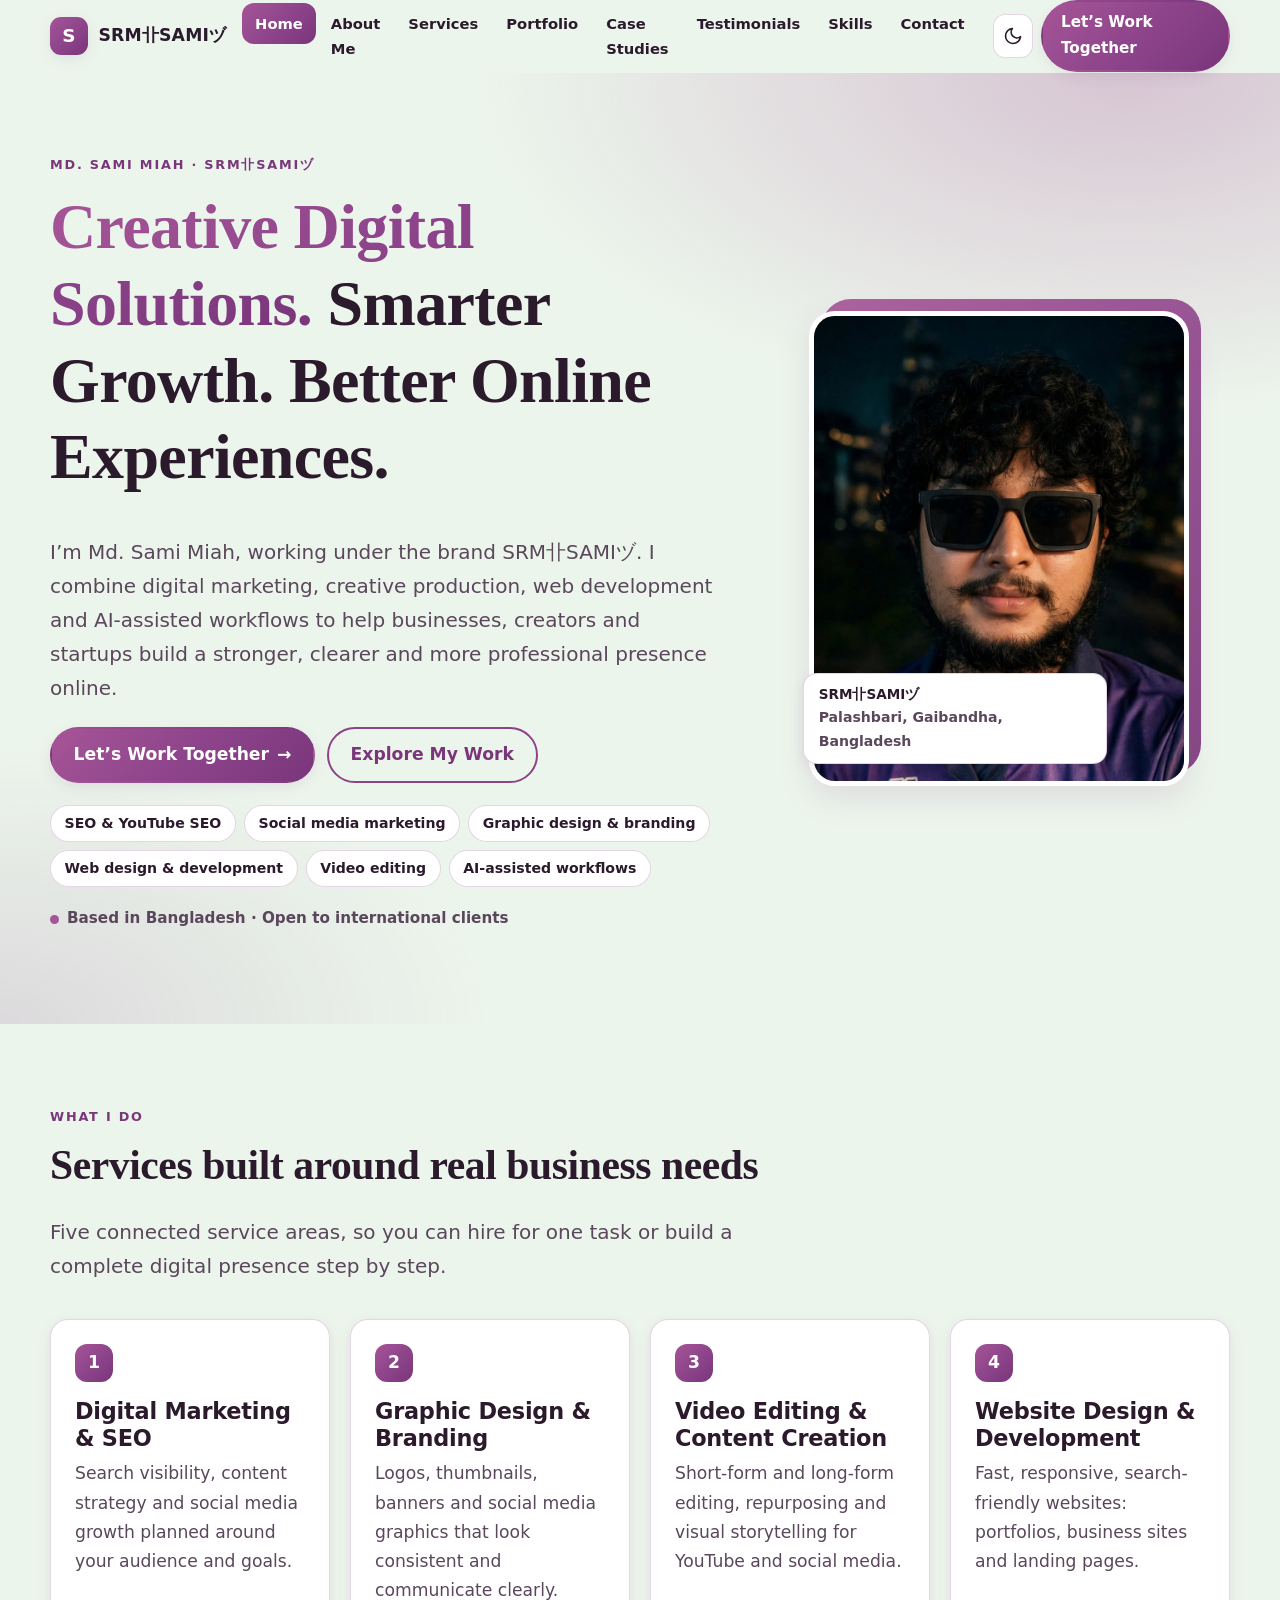
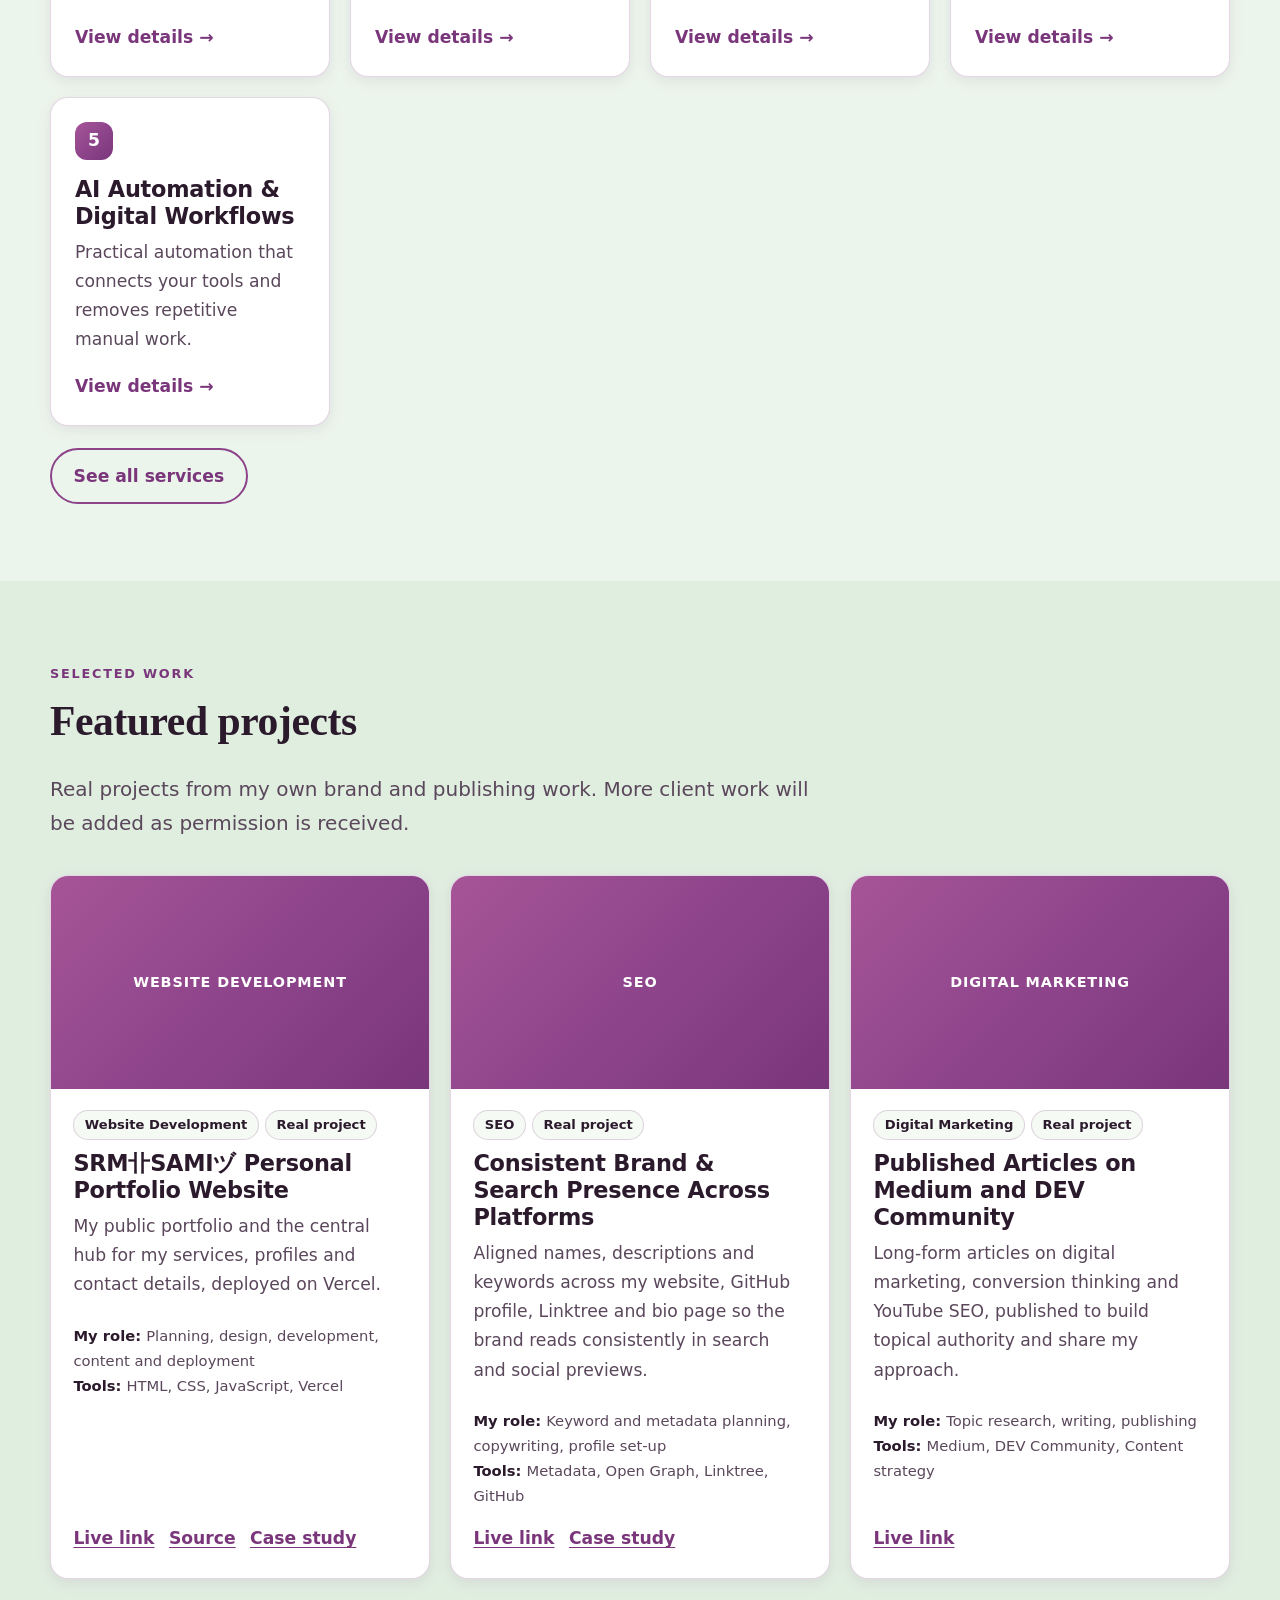
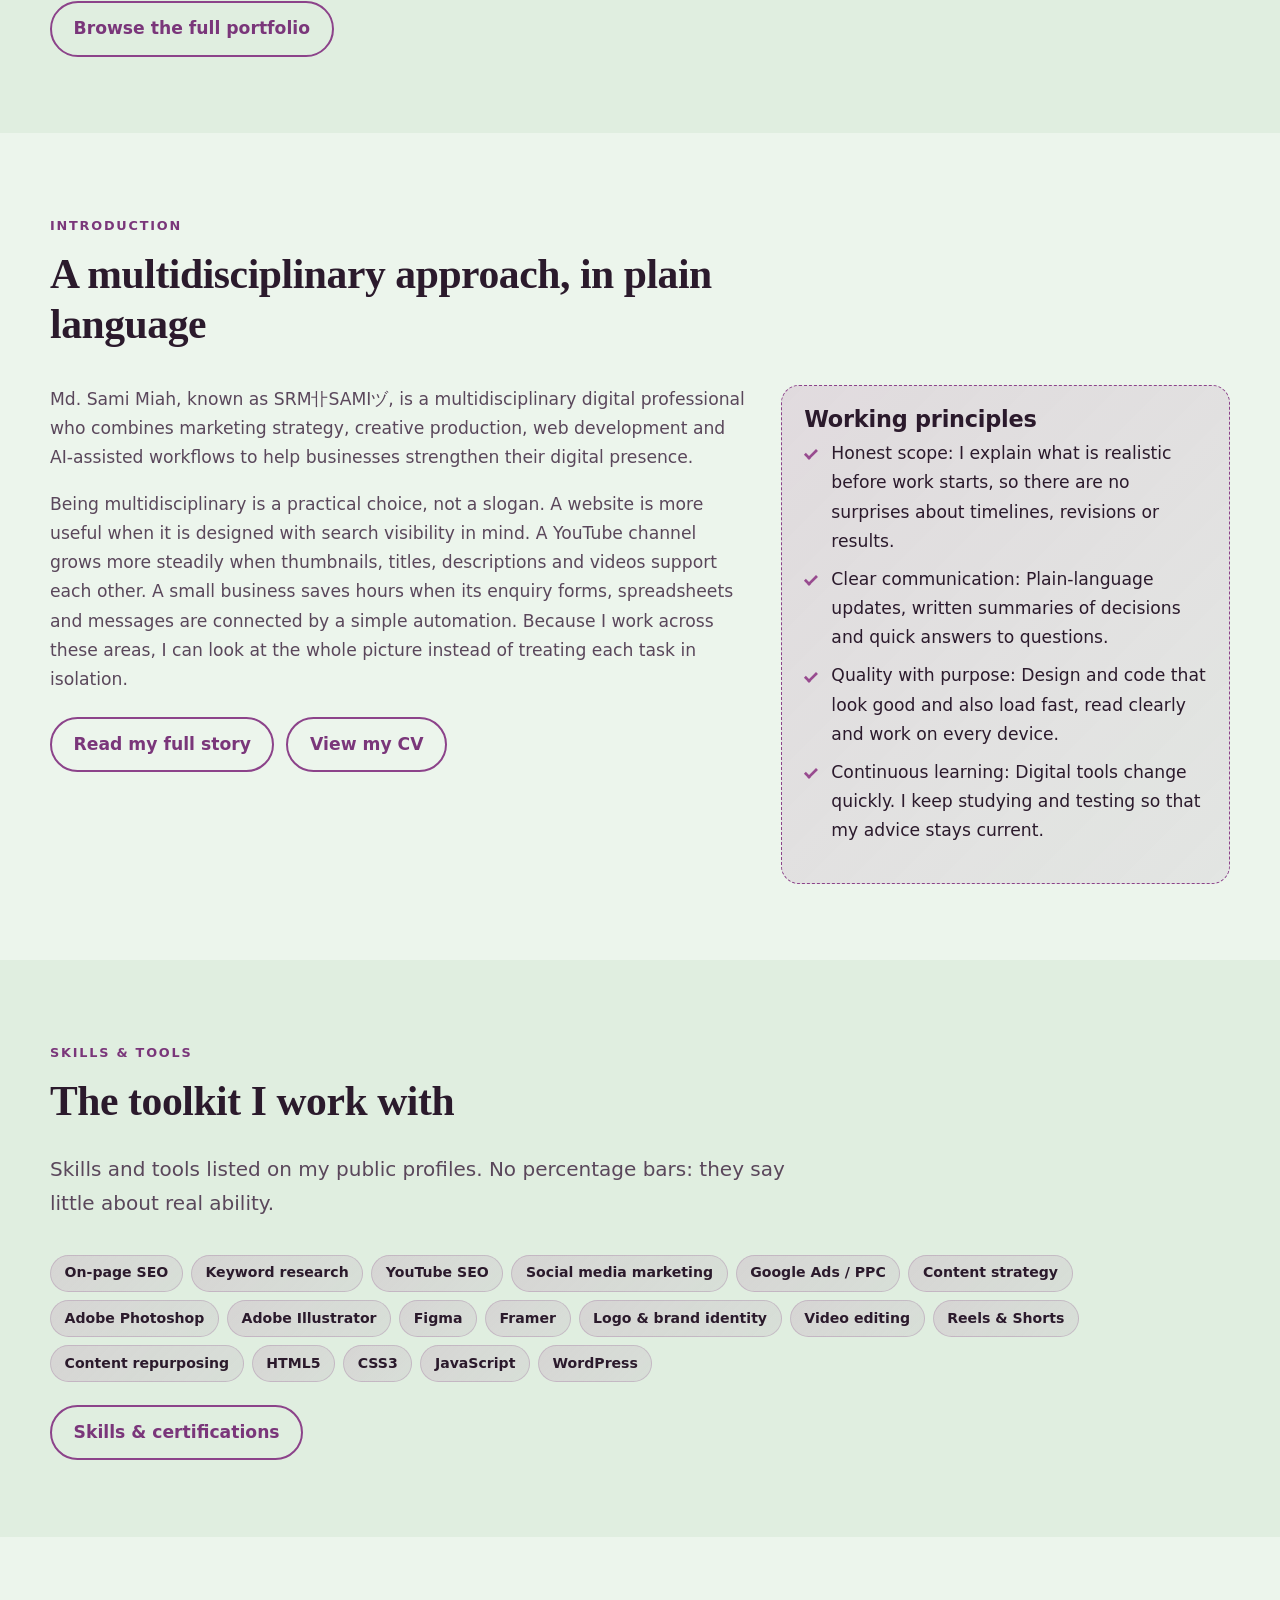
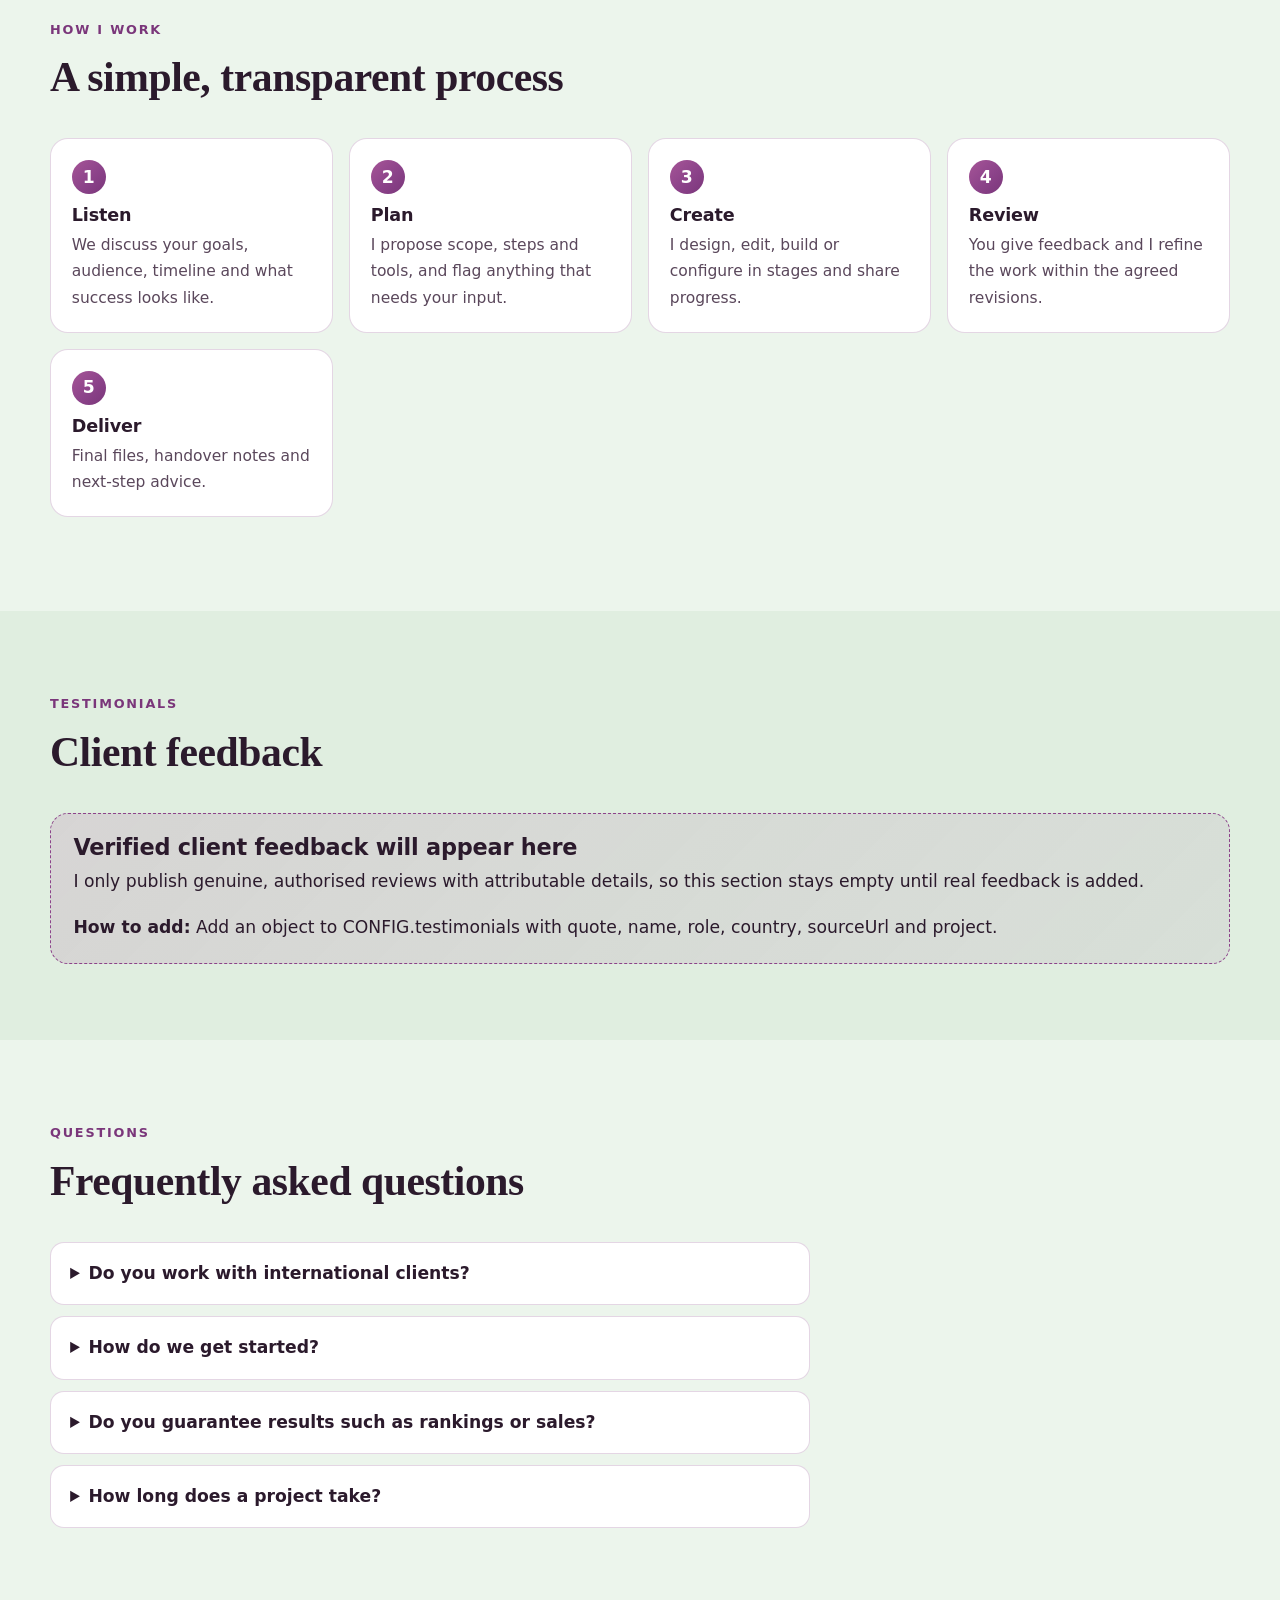
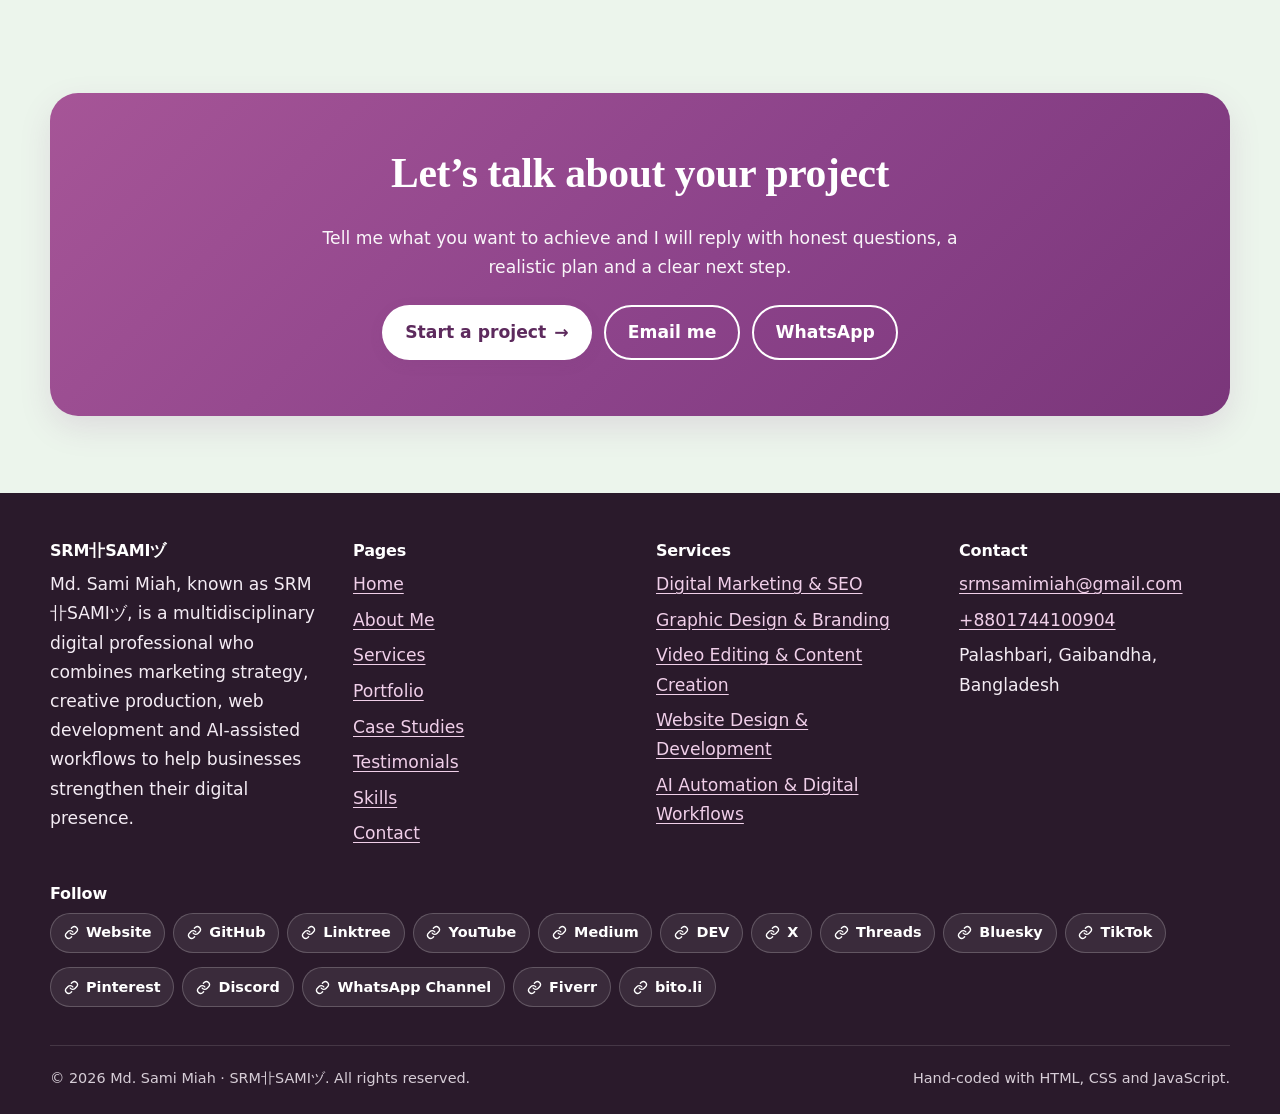
<file: index.html>
<!DOCTYPE html>
<html lang="en" data-theme="light">
<head>
<meta charset="utf-8">
<meta name="viewport" content="width=device-width, initial-scale=1, viewport-fit=cover">
<title>Md. Sami Miah — SRM卝SAMIヅ | Digital Marketer, Designer &amp; Web Developer in Bangladesh</title>
<meta name="description" content="Md. Sami Miah (SRM卝SAMIヅ) is a freelance digital marketer, creative designer, web developer, video editor and AI automation enthusiast from Bangladesh, working with international clients.">
<meta name="author" content="Md. Sami Miah">
<meta name="robots" content="index, follow">
<meta name="theme-color" content="#7A367A">
<link rel="canonical" href="https://srmsami-fl.github.io/">
<link rel="icon" href="data:image/svg+xml,%3Csvg xmlns='http://www.w3.org/2000/svg' viewBox='0 0 64 64'%3E%3Cdefs%3E%3ClinearGradient id='g' x1='0' y1='0' x2='1' y2='1'%3E%3Cstop offset='0' stop-color='%23A65597'/%3E%3Cstop offset='1' stop-color='%237A367A'/%3E%3C/linearGradient%3E%3C/defs%3E%3Crect width='64' height='64' rx='16' fill='url(%23g)'/%3E%3Ctext x='32' y='43' font-family='Arial' font-size='34' font-weight='700' text-anchor='middle' fill='white'%3ES%3C/text%3E%3C/svg%3E">
<meta property="og:type" content="website">
<meta property="og:site_name" content="SRM卝SAMIヅ">
<meta property="og:title" content="Md. Sami Miah — SRM卝SAMIヅ | Digital Marketer, Designer &amp; Web Developer">
<meta property="og:description" content="Marketing strategy, creative production, web development and AI-assisted workflows for businesses, creators and startups worldwide.">
<meta property="og:url" content="https://srmsami-fl.github.io/">
<meta property="og:image" content="https://srmsami-fl.github.io/assets/og-image.jpg">
<meta name="twitter:card" content="summary_large_image">
<meta name="twitter:title" content="Md. Sami Miah — SRM卝SAMIヅ">
<meta name="twitter:description" content="Marketing strategy, creative production, web development and AI-assisted workflows.">
<meta name="twitter:image" content="https://srmsami-fl.github.io/assets/og-image.jpg">
<script type="application/ld+json">
{"@context":"https://schema.org","@type":"Person","name":"Md. Sami Miah","alternateName":["SRM卝SAMIヅ","SRM SAMI","srmsami.fl"],"url":"https://srmsamifl.vercel.app/","jobTitle":"Freelance Digital Marketer, Creative Designer and Web Developer","email":"mailto:srmsamimiah@gmail.com","address":{"@type":"PostalAddress","addressLocality":"Palashbari, Gaibandha","addressCountry":"BD"},"sameAs":["https://github.com/srmsami-fl","https://linktr.ee/srmsami.fl","https://medium.com/@srmsami.fl","https://dev.to/srmsami_fl","https://www.youtube.com/@srmsami_fl","https://x.com/srmsami_fl"]}
</script>
<script>
/* Apply saved theme before first paint to avoid a flash. */
(function(){try{var t=localStorage.getItem('srm-theme');if(!t){t=window.matchMedia&&window.matchMedia('(prefers-color-scheme: dark)').matches?'dark':'light';}document.documentElement.setAttribute('data-theme',t);}catch(e){}})();
</script>
<style>
/* ==========================================================================
   SRM卝SAMIヅ Portfolio — design system
   Palette supplied by owner: #ecf5ec + #A65597 #984B8F #8C438A #7A367A
   ========================================================================== */
:root{
  --bg:#ecf5ec; --bg-2:#e0eee0; --surface:#ffffff; --surface-2:#f5faf5;
  --text:#2b1a2c; --muted:#5a475b; --line:rgba(122,54,122,.2);
  --p1:#A65597; --p2:#984B8F; --p3:#8C438A; --p4:#7A367A;
  --link:#7A367A; --on-grad:#ffffff;
  --grad:linear-gradient(135deg,var(--p1) 0%,var(--p3) 55%,var(--p4) 100%);
  --grad-soft:linear-gradient(135deg,rgba(166,85,151,.16),rgba(122,54,122,.08));
  --shadow:0 12px 32px rgba(122,54,122,.13); --shadow-sm:0 4px 14px rgba(122,54,122,.1);
  --radius:18px; --radius-sm:10px; --header-h:68px;
  --font:system-ui,-apple-system,"Segoe UI",Roboto,"Helvetica Neue",Arial,"Noto Sans","Noto Sans CJK JP","Yu Gothic",sans-serif;
  --font-display:Georgia,"Iowan Old Style","Palatino Linotype",serif;
  color-scheme:light;
}
html[data-theme="dark"]{
  --bg:#150c16; --bg-2:#1c101d; --surface:#251528; --surface-2:#2d1a31;
  --text:#f4ecf4; --muted:#cdbacd; --line:rgba(236,245,236,.15);
  --link:#e5b9dc; --shadow:0 12px 32px rgba(0,0,0,.45); --shadow-sm:0 4px 14px rgba(0,0,0,.35);
  --grad-soft:linear-gradient(135deg,rgba(166,85,151,.22),rgba(122,54,122,.12));
  color-scheme:dark;
}
*,*::before,*::after{box-sizing:border-box}
html{scroll-behavior:smooth;-webkit-text-size-adjust:100%;scroll-padding-top:calc(var(--header-h) + 12px)}
body{margin:0;font-family:var(--font);font-size:clamp(1rem,.96rem + .2vw,1.075rem);line-height:1.7;color:var(--text);background:var(--bg);overflow-x:hidden;padding-top:env(safe-area-inset-top,0)}
img,svg{max-width:100%;height:auto;display:block}
a{color:var(--link);text-underline-offset:3px}
a:hover{text-decoration-thickness:2px}
h1,h2,h3,h4{line-height:1.2;margin:0 0 .6em;font-weight:700;letter-spacing:-.01em}
h1{font-size:clamp(2.1rem,1.4rem + 3.6vw,4rem);font-family:var(--font-display);font-weight:700}
h2{font-size:clamp(1.65rem,1.2rem + 1.9vw,2.6rem);font-family:var(--font-display)}
h3{font-size:clamp(1.15rem,1.05rem + .5vw,1.4rem)}
p{margin:0 0 1em}
ul,ol{padding-left:1.2em;margin:0 0 1em}
:focus-visible{outline:3px solid var(--p1);outline-offset:3px;border-radius:6px}
html[data-theme="dark"] :focus-visible{outline-color:#f0c6e8}
.container{width:min(1180px,100% - 2rem);margin-inline:auto}
.narrow{max-width:760px}
.skip{position:absolute;left:-999px;top:8px;background:var(--p4);color:#fff;padding:.6rem 1rem;border-radius:8px;z-index:200}
.skip:focus{left:8px}
.sr-only{position:absolute;width:1px;height:1px;overflow:hidden;clip:rect(0 0 0 0);white-space:nowrap}

/* Header */
.site-header{position:sticky;top:0;z-index:100;background:color-mix(in srgb,var(--bg) 88%,transparent);backdrop-filter:saturate(1.4) blur(12px);-webkit-backdrop-filter:saturate(1.4) blur(12px);border-bottom:1px solid transparent;transition:border-color .25s,box-shadow .25s}
.site-header.scrolled{border-color:var(--line);box-shadow:var(--shadow-sm)}
.bar{display:flex;align-items:center;gap:1rem;min-height:var(--header-h)}
.logo{display:flex;align-items:center;gap:.65rem;text-decoration:none;color:var(--text);font-weight:800;letter-spacing:.01em;margin-right:auto}
.logo-mark{display:grid;place-items:center;width:38px;height:38px;border-radius:11px;background:var(--grad);color:#fff;font-size:1.15rem;box-shadow:var(--shadow-sm)}
.logo-text{font-size:1.08rem;white-space:nowrap}
#primary-nav{position:fixed;inset:var(--header-h) 0 auto 0;max-height:calc(100dvh - var(--header-h));overflow:auto;background:var(--bg);border-bottom:1px solid var(--line);box-shadow:var(--shadow);padding:.75rem 1rem 1.25rem;display:none}
#primary-nav.open{display:block}
#nav-list{list-style:none;margin:0;padding:0;display:grid;gap:.25rem}
#nav-list a{display:block;padding:.8rem 1rem;border-radius:12px;text-decoration:none;color:var(--text);font-weight:600;min-height:44px}
#nav-list a:hover{background:var(--grad-soft)}
#nav-list a[aria-current="page"]{background:var(--grad);color:#fff}
.actions{display:flex;align-items:center;gap:.5rem}
.icon-btn{width:44px;height:44px;display:grid;place-items:center;border-radius:12px;border:1px solid var(--line);background:var(--surface);color:var(--text);cursor:pointer}
.icon-btn:hover{border-color:var(--p2)}
.icon-btn svg{width:20px;height:20px}
.sun{display:none} html[data-theme="dark"] .sun{display:block} html[data-theme="dark"] .moon{display:none}
.burger{display:grid;gap:5px}
.burger span{display:block;width:20px;height:2px;background:currentColor;border-radius:2px;transition:transform .2s,opacity .2s}
.burger[aria-expanded="true"] span:nth-child(1){transform:translateY(7px) rotate(45deg)}
.burger[aria-expanded="true"] span:nth-child(2){opacity:0}
.burger[aria-expanded="true"] span:nth-child(3){transform:translateY(-7px) rotate(-45deg)}
.hire{display:none}

/* Buttons */
.btn{display:inline-flex;align-items:center;justify-content:center;gap:.5rem;min-height:46px;padding:.7rem 1.35rem;border-radius:999px;border:2px solid transparent;font:inherit;font-weight:700;text-decoration:none;cursor:pointer;background:var(--grad);color:#fff;box-shadow:var(--shadow-sm);transition:transform .2s,box-shadow .2s,background .2s}
.btn:hover{transform:translateY(-2px);box-shadow:var(--shadow)}
.btn-ghost{background:transparent;color:var(--link);border-color:var(--p3);box-shadow:none}
.btn-ghost:hover{background:var(--grad-soft)}
.btn-sm{min-height:42px;padding:.5rem 1.1rem;font-size:.95rem}
.btn-row{display:flex;flex-wrap:wrap;gap:.75rem;margin-top:1.4rem}

/* Sections */
main{display:block;outline:none}
.section{padding:clamp(3rem,6vw,5.5rem) 0}
.section.alt{background:var(--bg-2)}
.eyebrow{display:inline-block;font-size:.8rem;font-weight:800;letter-spacing:.14em;text-transform:uppercase;color:var(--link);margin-bottom:.8rem}
.lead{font-size:clamp(1.05rem,1rem + .4vw,1.25rem);color:var(--muted);max-width:68ch}
.head{max-width:760px;margin-bottom:2.2rem}
.grad-text{background:var(--grad);-webkit-background-clip:text;background-clip:text;color:transparent}
html[data-theme="dark"] .grad-text{background:linear-gradient(135deg,#f0c6e8,#c27bb5);-webkit-background-clip:text;background-clip:text}
.page-hero{padding:clamp(2.5rem,6vw,4.5rem) 0 clamp(1.5rem,3vw,2.5rem);background:radial-gradient(900px 340px at 85% -20%,rgba(166,85,151,.28),transparent 70%),var(--bg)}
.crumbs{font-size:.9rem;color:var(--muted);margin-bottom:1rem}
.crumbs a{color:var(--muted)}

/* Hero */
.hero{padding:clamp(2.5rem,6vw,5rem) 0 clamp(3rem,6vw,5rem);background:radial-gradient(1000px 520px at 88% 0%,rgba(166,85,151,.3),transparent 65%),radial-gradient(700px 400px at 0% 100%,rgba(122,54,122,.14),transparent 70%),var(--bg)}
.hero-grid{display:grid;gap:2.5rem;align-items:center}
.hero p.lead{margin-bottom:0}
.chips{display:flex;flex-wrap:wrap;gap:.5rem;margin:1.4rem 0 0;padding:0;list-style:none}
.chip{display:inline-block;padding:.35rem .85rem;border-radius:999px;background:var(--surface);border:1px solid var(--line);font-size:.88rem;font-weight:600}
.chip.soft{background:var(--grad-soft)}
.portrait{position:relative;max-width:380px;margin-inline:auto;width:100%}
.portrait::before{content:"";position:absolute;inset:-12px -12px 12px 12px;border-radius:30px;background:var(--grad);opacity:.9;z-index:0}
.portrait img{position:relative;z-index:1;width:100%;aspect-ratio:4/5;object-fit:cover;object-position:50% 30%;border-radius:26px;border:5px solid var(--surface);box-shadow:var(--shadow)}
.portrait .tag{position:absolute;z-index:2;left:-6px;bottom:22px;background:var(--surface);color:var(--text);border:1px solid var(--line);border-radius:14px;padding:.55rem .9rem;font-size:.85rem;font-weight:600;box-shadow:var(--shadow-sm);max-width:80%}
.loc{display:inline-flex;align-items:center;gap:.5rem;font-weight:600;color:var(--muted);margin-top:1.2rem;font-size:.95rem}
.dot{width:9px;height:9px;border-radius:50%;background:var(--p1);flex:none}

/* Grids & cards */
.grid{display:grid;gap:1.25rem}
.cards{grid-template-columns:repeat(auto-fit,minmax(min(100%,280px),1fr))}
.card{background:var(--surface);border:1px solid var(--line);border-radius:var(--radius);padding:1.5rem;box-shadow:var(--shadow-sm);display:flex;flex-direction:column;transition:transform .2s,box-shadow .2s}
a.card{text-decoration:none;color:inherit}
a.card:hover,.card.hoverable:hover{transform:translateY(-3px);box-shadow:var(--shadow)}
.card h3{margin-bottom:.5rem}
.card p{color:var(--muted)}
.card .more{margin-top:auto;font-weight:700;color:var(--link)}
.num{display:inline-grid;place-items:center;width:38px;height:38px;border-radius:12px;background:var(--grad);color:#fff;font-weight:800;margin-bottom:1rem}
.split{display:grid;gap:2rem;align-items:start}
.prose p{color:var(--muted);max-width:70ch}
.prose h3{margin-top:1.6em}
.list-check{list-style:none;padding:0}
.list-check li{position:relative;padding-left:1.7rem;margin-bottom:.55rem}
.list-check li::before{content:"";position:absolute;left:0;top:.6em;width:.85rem;height:.5rem;border-left:3px solid var(--p2);border-bottom:3px solid var(--p2);transform:rotate(-45deg) scale(.9)}
.steps{counter-reset:s;list-style:none;padding:0;display:grid;gap:1rem;grid-template-columns:repeat(auto-fit,minmax(min(100%,230px),1fr))}
.steps li{counter-increment:s;background:var(--surface);border:1px solid var(--line);border-radius:var(--radius);padding:1.3rem}
.steps li::before{content:counter(s);display:inline-grid;place-items:center;width:34px;height:34px;border-radius:50%;background:var(--grad);color:#fff;font-weight:800;margin-bottom:.7rem}
.steps h3{font-size:1.1rem;margin-bottom:.35rem}
.steps p{margin:0;color:var(--muted);font-size:.97rem}
.tools{display:flex;flex-wrap:wrap;gap:.5rem;list-style:none;padding:0;margin:0}
.skill-group{background:var(--surface);border:1px solid var(--line);border-radius:var(--radius);padding:1.4rem}
.skill-group p{color:var(--muted);font-size:.95rem}
.notice{border:1px dashed var(--p3);background:var(--grad-soft);border-radius:var(--radius);padding:1.25rem 1.4rem}
.notice h3{margin-bottom:.4rem}.notice p:last-child{margin-bottom:0}

/* Projects */
.pcard{padding:0;overflow:hidden}
.thumb{aspect-ratio:16/9;width:100%;object-fit:cover;background:var(--grad)}
.thumb-ph{aspect-ratio:16/9;display:grid;place-items:center;background:var(--grad);color:#fff;font-weight:800;letter-spacing:.06em;text-transform:uppercase;font-size:.9rem;text-align:center;padding:1rem}
.pbody{padding:1.3rem 1.4rem 1.5rem;display:flex;flex-direction:column;flex:1}
.pmeta{display:flex;flex-wrap:wrap;gap:.4rem;align-items:center;margin-bottom:.6rem;font-size:.82rem;font-weight:700}
.badge{padding:.2rem .65rem;border-radius:999px;border:1px solid var(--line);background:var(--surface-2)}
.badge-sample{border-color:var(--p3);color:var(--link)}
.pbody dl{margin:.4rem 0 1rem;font-size:.92rem;color:var(--muted)}
.pbody dt{font-weight:700;color:var(--text);display:inline}.pbody dd{display:inline;margin:0}.pbody dd::after{content:"";display:block}
.plinks{display:flex;flex-wrap:wrap;gap:.9rem;margin-top:auto;font-weight:700}
.filters{display:flex;flex-wrap:wrap;gap:.5rem;margin-bottom:1rem}
.filters button{min-height:42px;padding:.45rem 1rem;border-radius:999px;border:1px solid var(--line);background:var(--surface);color:var(--text);font:inherit;font-weight:600;cursor:pointer}
.filters button[aria-pressed="true"]{background:var(--grad);color:#fff;border-color:transparent}
.searchbox{display:flex;gap:.75rem;flex-wrap:wrap;align-items:center;margin-bottom:1.2rem}
.searchbox input{flex:1 1 240px}

/* Forms */
label{display:block;font-weight:700;margin-bottom:.35rem}
input,select,textarea{width:100%;font:inherit;color:var(--text);background:var(--surface);border:1.5px solid var(--line);border-radius:12px;padding:.8rem 1rem;min-height:48px}
textarea{min-height:160px;resize:vertical}
input:focus,select:focus,textarea:focus{border-color:var(--p2)}
.field{margin-bottom:1.1rem}
.hint{font-size:.88rem;color:var(--muted);margin-top:.3rem}
.err{color:#a3213f;font-size:.9rem;font-weight:600;margin-top:.35rem;min-height:0}
html[data-theme="dark"] .err{color:#ffb3c4}
[aria-invalid="true"]{border-color:#a3213f}
.hp{position:absolute;left:-9999px;height:0;overflow:hidden}
.status{margin-top:1rem;padding:1rem 1.2rem;border-radius:14px;border:1px solid var(--line);background:var(--surface)}
.status:empty{display:none}
.status.ok{border-color:#2e7d4f}.status.bad{border-color:#a3213f}.status.info{border-color:var(--p3)}
.form-card{background:var(--surface);border:1px solid var(--line);border-radius:var(--radius);padding:clamp(1.2rem,3vw,2rem);box-shadow:var(--shadow-sm)}
.two{display:grid;gap:0 1rem}

/* FAQ */
details{background:var(--surface);border:1px solid var(--line);border-radius:14px;margin-bottom:.7rem}
summary{cursor:pointer;padding:1rem 1.2rem;font-weight:700;min-height:48px;list-style-position:inside}
details[open] summary{color:var(--link)}
details p{padding:0 1.2rem;color:var(--muted)}
details p:last-child{padding-bottom:1rem;margin:0}

/* CTA + footer */
.cta{background:var(--grad);color:#fff;border-radius:28px;padding:clamp(2rem,5vw,3.5rem);text-align:center;box-shadow:var(--shadow)}
.cta h2{color:#fff}.cta p{color:#fff;opacity:.95;max-width:60ch;margin-inline:auto}
.cta .btn{background:#fff;color:#5d2a5d}
.cta .btn-ghost{background:transparent;color:#fff;border-color:#fff}
.cta .btn-row{justify-content:center}
.site-footer{background:#2a1a2b;color:#f4ecf4;padding:3rem 0 1.5rem;margin-top:0}
html[data-theme="dark"] .site-footer{background:#0f080f}
.site-footer a{color:#f0cfe9}
.fgrid{display:grid;gap:2rem;grid-template-columns:repeat(auto-fit,minmax(min(100%,210px),1fr))}
.site-footer h3{font-size:1rem;color:#fff}
.site-footer ul{list-style:none;padding:0;margin:0}
.site-footer li{margin-bottom:.4rem}
.fbase{border-top:1px solid rgba(255,255,255,.15);margin-top:2rem;padding-top:1.2rem;font-size:.9rem;opacity:.85;display:flex;flex-wrap:wrap;gap:.5rem 1.5rem;justify-content:space-between}
.social{display:flex;flex-wrap:wrap;gap:.5rem;list-style:none;padding:0;margin:0}
.social a{display:inline-flex;align-items:center;gap:.45rem;padding:.4rem .8rem;border-radius:999px;border:1px solid var(--line);background:var(--surface);color:var(--text);text-decoration:none;font-weight:600;font-size:.9rem;min-height:40px}
.social a:hover{border-color:var(--p2)}
.social svg{width:15px;height:15px;flex:none}
.site-footer .social a{background:rgba(255,255,255,.08);border-color:rgba(255,255,255,.2);color:#fff}
#back-top{position:fixed;right:max(1rem,env(safe-area-inset-right));bottom:max(1rem,env(safe-area-inset-bottom));z-index:90;width:48px;height:48px;border-radius:50%;border:0;background:var(--grad);color:#fff;box-shadow:var(--shadow);cursor:pointer;display:grid;place-items:center}
#back-top[hidden]{display:none}
.nf{text-align:center;padding:clamp(4rem,10vw,8rem) 0}
.nf .big{font-family:var(--font-display);font-size:clamp(5rem,18vw,10rem);line-height:1;margin:0}

/* Breakpoints */
@media (min-width:640px){.two{grid-template-columns:1fr 1fr}.hire{display:inline-flex}}
@media (min-width:860px){.hero-grid{grid-template-columns:1.25fr .85fr}.split{grid-template-columns:1fr 1fr}.split.wide-left{grid-template-columns:1.4fr .9fr}}
@media (min-width:1120px){
  .burger{display:none}
  #primary-nav{position:static;display:block;max-height:none;overflow:visible;background:none;border:0;box-shadow:none;padding:0}
  #nav-list{display:flex;gap:.15rem}
  #nav-list a{padding:.5rem .8rem;font-size:.92rem;min-height:40px}
  .logo{margin-right:0}.bar{justify-content:space-between}
  .actions{margin-left:0}
}
@media (max-width:359px){.logo-text{font-size:.95rem}.btn{padding-inline:1rem}}
@media (prefers-reduced-motion:reduce){*,*::before,*::after{animation:none!important;transition:none!important;scroll-behavior:auto!important}}
@media print{.site-header,#back-top,.cta{display:none}}
</style>
</head>
<body>
<a class="skip" href="#main-content">Skip to main content</a>

<header class="site-header" id="site-header">
  <div class="container bar">
    <a class="logo" href="#home" aria-label="SRM卝SAMIヅ — go to home page">
      <span class="logo-mark" aria-hidden="true">S</span>
      <span class="logo-text">SRM卝SAMIヅ</span>
    </a>
    <nav id="primary-nav" aria-label="Primary"><ul id="nav-list"></ul></nav>
    <div class="actions">
      <button class="icon-btn" id="theme-toggle" type="button" aria-label="Switch to dark theme">
        <svg class="moon" viewBox="0 0 24 24" fill="none" stroke="currentColor" stroke-width="2" stroke-linecap="round" stroke-linejoin="round" aria-hidden="true"><path d="M21 12.8A9 9 0 1 1 11.2 3a7 7 0 0 0 9.8 9.8z"/></svg>
        <svg class="sun" viewBox="0 0 24 24" fill="none" stroke="currentColor" stroke-width="2" stroke-linecap="round" aria-hidden="true"><circle cx="12" cy="12" r="4"/><path d="M12 2v2M12 20v2M4.9 4.9l1.4 1.4M17.7 17.7l1.4 1.4M2 12h2M20 12h2M4.9 19.1l1.4-1.4M17.7 6.3l1.4-1.4"/></svg>
      </button>
      <a class="btn btn-sm hire" href="#contact">Let’s Work Together</a>
      <button class="icon-btn burger" id="menu-toggle" type="button" aria-expanded="false" aria-controls="primary-nav" aria-label="Open menu"><span></span><span></span><span></span></button>
    </div>
  </div>
</header>

<main id="main-content" tabindex="-1">
  <!-- Static fallback: visible to crawlers and to visitors without JavaScript. Replaced by the router when JS runs. -->
  <section class="container narrow" style="padding:3rem 0">
    <h1>Md. Sami Miah — SRM卝SAMIヅ</h1>
    <p>Freelance digital marketer, creative designer, web designer and developer, video editor and AI automation enthusiast from Palashbari, Gaibandha, Bangladesh. Helping businesses, creators and startups worldwide strengthen their digital presence.</p>
    <p>This portfolio needs JavaScript to show its pages. You can still reach me at <a href="mailto:srmsamimiah@gmail.com">srmsamimiah@gmail.com</a>, or visit <a href="https://srmsamifl.vercel.app/">srmsamifl.vercel.app</a>, <a href="https://github.com/srmsami-fl">GitHub</a> and <a href="https://linktr.ee/srmsami.fl">Linktree</a>.</p>
  </section>
</main>

<footer class="site-footer" id="site-footer"></footer>
<button id="back-top" type="button" hidden aria-label="Back to top"><svg width="20" height="20" viewBox="0 0 24 24" fill="none" stroke="currentColor" stroke-width="2.5" stroke-linecap="round" stroke-linejoin="round" aria-hidden="true"><path d="M12 19V5M5 12l7-7 7 7"/></svg></button>

<script>
(function () {
'use strict';

/* ==========================================================================
   1. CONFIGURATION — edit this object to customise the whole website.
   Everything visible on the site is generated from the data below.
   Look for  // REPLACE  and  // CONFIRM  comments.
   ========================================================================== */
const CONFIG = {

  /* --- SEO defaults and site-wide metadata ------------------------------- */
  site: {
    url: "https://srmsami-fl.github.io/",          // REPLACE with the final public URL of this site
    defaultTitle: "Md. Sami Miah — SRM卝SAMIヅ | Digital Marketer, Designer & Web Developer in Bangladesh",
    defaultDescription: "Md. Sami Miah (SRM卝SAMIヅ) is a freelance digital marketer, creative designer, web developer, video editor and AI automation enthusiast from Bangladesh, working with international clients."
  },

  /* --- Personal details --------------------------------------------------- */
  person: {
    fullName: "Md. Sami Miah",
    brand: "SRM卝SAMIヅ",                               // exact brand text used in the logo and headings
    altBrand: "SRM SAMI",
    username: "srmsami.fl",
    title: "Digital Marketer · Creative Designer · Web Developer · Video Editor",
    location: "Palashbari, Gaibandha, Bangladesh",
    timezone: "Bangladesh Standard Time (UTC+6)",
    portrait: "assets/portrait.jpg",                  // REPLACE with your own photo path if you change it
    portraitAlt: "Portrait of Md. Sami Miah wearing sunglasses and a purple polo shirt at night",
    portraitAbout: "assets/md-sami-miah.jpg",         // second photo, shown on the About page (copy your file here, no spaces in the name)
    portraitAboutAlt: "Md. Sami Miah, freelance digital marketer, designer and web developer from Bangladesh",
    resume: "https://drive.google.com/file/d/1bFvLbEU8zIA-r90bex08cZxMxoIfhQw0/view?usp=sharing", // CV link listed on your GitHub profile; set "" to hide
    availability: "Open to international clients",    // CONFIRM this statement is accurate for you
    heroHeadline: "Creative Digital Solutions. Smarter Growth. Better Online Experiences.",
    heroText: "I’m Md. Sami Miah, working under the brand SRM卝SAMIヅ. I combine digital marketing, creative production, web development and AI-assisted workflows to help businesses, creators and startups build a stronger, clearer and more professional presence online.",
    specialties: ["SEO & YouTube SEO", "Social media marketing", "Graphic design & branding", "Web design & development", "Video editing", "AI-assisted workflows"],
    shortBio: "Md. Sami Miah, known as SRM卝SAMIヅ, is a multidisciplinary digital professional who combines marketing strategy, creative production, web development and AI-assisted workflows to help businesses strengthen their digital presence.",
    /* Long biography: each string becomes a paragraph on the About page. Edit freely. */
    longBio: [
      "I’m Md. Sami Miah, a freelance digital professional from Palashbari, Gaibandha, Bangladesh, working under the brand SRM卝SAMIヅ. My work sits where four disciplines overlap: digital marketing and SEO, creative design, video editing, and web design and development, with AI-assisted workflows connecting them so that routine tasks take less time and projects stay organised.",
      "I learned the way many independent professionals do: by practising. My public profiles list technical training at Desh IT Center in Gaibandha, and since then I have kept learning by building real things, such as my own portfolio website, a connected set of professional profiles, and articles published on platforms like Medium and DEV Community. Each small project taught me something about planning, communication and finishing work properly.",
      "Being multidisciplinary is a practical choice, not a slogan. A website is more useful when it is designed with search visibility in mind. A YouTube channel grows more steadily when thumbnails, titles, descriptions and videos support each other. A small business saves hours when its enquiry forms, spreadsheets and messages are connected by a simple automation. Because I work across these areas, I can look at the whole picture instead of treating each task in isolation.",
      "My approach to problem-solving is simple. I begin by understanding the goal, the audience and the limits of the project. I then propose a clear plan, build in stages, show progress, and ask for feedback early. I prefer realistic expectations to impressive promises, because honest planning is what makes long-term working relationships possible.",
      "I care about clear communication, quality and deadlines. You will know what I am working on, what I need from you and when to expect the next update. I do not guarantee rankings, followers or sales, because no honest professional can. What I can promise is careful work, transparent process and practical advice grounded in current best practice.",
      "My ambition is to grow SRM卝SAMIヅ into a trusted international digital brand, with clients in Europe and other global markets who return because the work was reliable and the collaboration was easy. I am based in Bangladesh, work remotely, and I am comfortable collaborating across time zones by email, messaging and shared documents."
    ],
    values: [
      ["Honest scope", "I explain what is realistic before work starts, so there are no surprises about timelines, revisions or results."],
      ["Clear communication", "Plain-language updates, written summaries of decisions and quick answers to questions."],
      ["Quality with purpose", "Design and code that look good and also load fast, read clearly and work on every device."],
      ["Continuous learning", "Digital tools change quickly. I keep studying and testing so that my advice stays current."]
    ],
    education: [   // CONFIRM: taken from your public GitHub profile README; edit or delete as needed
      { name: "Desh IT Center — Gaibandha", note: "Technical skills training (listed on GitHub profile)" },
      { name: "Gobindaganj Government College", note: "Academic institution (listed on GitHub profile)" },
      { name: "Hashbari ML High School", note: "Academic institution (listed on GitHub profile)" }
    ]
  },

  /* --- Contact ------------------------------------------------------------ */
  contact: {
    email: "srmsamimiah@gmail.com",
    phone: "+8801744100904",
    whatsappNumber: "8801744100904",                  // CONFIRM this number is active on WhatsApp (digits only, with country code)
    whatsappGreeting: "Hello Sami, I found your portfolio and would like to discuss a project.",
    /* Paste a Formspree (or compatible) endpoint, e.g. "https://formspree.io/f/xxxxxxx".
       While empty, the form validates but does NOT send; it offers an email draft instead. */
    formEndpoint: "https://formspree.io/f/mdeejynv", // Formspree endpoint (public by design; safe to keep in client code)
    budgetOptions: ["Not sure yet", "Under $100", "$100 – $300", "$300 – $750", "$750 – $1,500", "$1,500+"]  // optional field; edit freely
  },

  theme: { default: "system" },                       // "system" follows the visitor’s device; also "light" or "dark"

  /* --- Social profiles: only entries with a url are shown ------------------
     "verified: true" means the link was found on your own Linktree, bito.li page or GitHub profile.
     Instagram and Facebook are left empty because your sources disagree on the username. */
  socials: [
    { id: "website",   label: "Website",   url: "https://srmsamifl.vercel.app" },
    { id: "github",    label: "GitHub",    url: "https://github.com/srmsami-fl" },
    { id: "linktree",  label: "Linktree",  url: "https://linktr.ee/srmsami.fl" },
    { id: "youtube",   label: "YouTube",   url: "https://www.youtube.com/@srmsami_fl" },
    { id: "medium",    label: "Medium",    url: "https://medium.com/@srmsami.fl" },
    { id: "devto",     label: "DEV",       url: "https://dev.to/srmsami_fl" },
    { id: "x",         label: "X",         url: "https://x.com/srmsami_fl" },
    { id: "threads",   label: "Threads",   url: "https://www.threads.com/@srmsami.fl" },
    { id: "bluesky",   label: "Bluesky",   url: "https://bsky.app/profile/srmsami-fl.bsky.social" },
    { id: "tiktok",    label: "TikTok",    url: "https://www.tiktok.com/@srmsami_fl" },
    { id: "pinterest", label: "Pinterest", url: "https://www.pinterest.com/srmsami_fl" },
    { id: "discord",   label: "Discord",   url: "https://discord.gg/NkmVGZwMf" },
    { id: "whatsappch",label: "WhatsApp Channel", url: "https://whatsapp.com/channel/0029VbCczhtFMqrX7W9bGg2F" },
    { id: "fiverr",    label: "Fiverr",    url: "https://www.fiverr.com/s/pd72gXY" },
    { id: "bitoli",    label: "bito.li",   url: "https://srmsami-fl.bito.li" },
    { id: "instagram", label: "Instagram", url: "" },   // CONFIRM: GitHub README uses srmsami_fl, you gave srmsami.fl — paste the working URL
    { id: "facebook",  label: "Facebook",  url: "" },   // CONFIRM: README links fb.com/srmsami_fl — paste the verified URL
    { id: "linkedin",  label: "LinkedIn",  url: "" },
    { id: "behance",   label: "Behance",   url: "" },
    { id: "dribbble",  label: "Dribbble",  url: "" }
  ],

  /* --- Services ----------------------------------------------------------- */
  services: [
    {
      id: "digital-marketing", title: "Digital Marketing & SEO",
      short: "Search visibility, content strategy and social media growth planned around your audience and goals.",
      categories: ["Digital Marketing", "SEO"],
      overview: [
        "Digital marketing works best when every channel supports the same message. This service helps you become easier to find in search, clearer on social media and more consistent across platforms, so that the right people understand what you offer and how to contact you.",
        "I work with small businesses, creators and startups that need practical, step-by-step improvement rather than a complicated agency retainer. Together we decide what matters most first, such as fixing website basics, planning content or improving a YouTube channel, and then build from there."
      ],
      covers: ["On-page and off-page SEO and keyword research", "Technical SEO basics: titles, descriptions, structure, speed and indexability checks", "Content strategy and publishing calendars", "Social media marketing and day-to-day management", "YouTube SEO, channel optimisation and promotion", "Google Ads and campaign optimisation", "Analytics and conversion tracking set-up where applicable"],
      problems: ["Your website exists but customers cannot find it through search.", "Your social media posts feel random and do not build momentum.", "Your YouTube videos get few impressions because titles, tags and thumbnails are not aligned.", "You run ads but cannot tell which campaigns are worth the budget."],
      deliverables: ["Keyword and competitor research summary", "On-page SEO recommendations or implementation", "Content plan with topics, formats and posting rhythm", "Optimised YouTube titles, descriptions and chapters", "Campaign set-up notes and simple reporting"],
      process: [["Audit", "Review your site, profiles and current results to find the most useful opportunities."], ["Plan", "Agree priorities, audiences, keywords and a realistic schedule."], ["Implement", "Apply improvements and produce or optimise the content."], ["Measure", "Check available data and adjust the plan with clear notes."]],
      tools: ["Google Tag Manager", "Facebook Pixel / Conversion API", "Google Ads"],
      faq: [["Can you guarantee first-page rankings?", "No. Search engines make the final decision and nobody can honestly guarantee a position. I focus on sound technical work, useful content and steady improvement."], ["Do you manage social accounts for me?", "Yes, management can include planning, creating, scheduling and reviewing posts. The exact scope is agreed before we start."]]
    },
    {
      id: "design-branding", title: "Graphic Design & Branding",
      short: "Logos, thumbnails, banners and social media graphics that look consistent and communicate clearly.",
      categories: ["Graphic Design"],
      overview: [
        "Good design makes people understand you faster. I create visuals that are clean, consistent and suited to the platform they will appear on, whether that is a YouTube thumbnail that must read at a small size or a banner that needs to guide attention to one action.",
        "Every project starts with your audience and your brand personality. I then build a small, reusable visual system, so that future graphics are quicker and look like they belong together."
      ],
      covers: ["Brand identity and logo design", "YouTube thumbnail design", "Social media graphics and carousels", "Promotional banners and marketing creatives", "Image editing and retouching", "Simple UI visuals and presentation graphics"],
      problems: ["Your brand looks different on every platform.", "Your thumbnails or posts do not stand out in a crowded feed.", "You have good photos that need professional editing.", "You need marketing graphics quickly but consistently."],
      deliverables: ["Logo files in common formats", "Colour palette and basic style guidance", "Thumbnail and social media templates", "Print-ready or web-optimised exports", "Editable source files when agreed"],
      process: [["Brief", "Collect your goals, audience, examples you like and platform requirements."], ["Concepts", "Present focused design directions instead of dozens of random options."], ["Refine", "Improve the chosen direction with your feedback."], ["Deliver", "Export final files and, where useful, templates for future use."]],
      tools: ["Adobe Photoshop", "Adobe Illustrator", "Figma", "Framer"],
      faq: [["How many revisions are included?", "The number is agreed before work starts so expectations are clear for both of us."], ["Can you work from my existing brand colours?", "Absolutely. I can extend an existing identity or help you create a new one."]]
    },
    {
      id: "video-content", title: "Video Editing & Content Creation",
      short: "Short-form and long-form editing, repurposing and visual storytelling for YouTube and social media.",
      categories: ["Video Editing"],
      overview: [
        "Video is often the first impression people get of a brand. I edit footage into clear, watchable stories with sensible pacing, readable captions and sound that does not distract from the message.",
        "I can help with a single video or build a repeatable workflow, for example turning one long recording into a YouTube video, several Shorts or Reels, and matching thumbnails."
      ],
      covers: ["YouTube video editing", "Reels, Shorts and TikTok-style short-form edits", "Promotional and product videos", "Content repurposing from long to short formats", "Captions, titles and basic motion graphics", "Visual storytelling and pacing"],
      problems: ["You record good footage but never find time to edit.", "Your long videos could become many short clips.", "Your videos lose viewers in the first seconds.", "Your channel needs consistent visual style."],
      deliverables: ["Edited video in the required resolution and aspect ratio", "Captions or subtitles when requested", "Short-form cut-downs", "Thumbnail pairing on request"],
      process: [["Review", "Watch the raw material and agree on the message and format."], ["Rough cut", "Build the story structure and timing."], ["Polish", "Add captions, graphics, audio clean-up and colour balance."], ["Export", "Deliver files tuned for each platform."]],
      tools: [],
      faq: [["Which formats do you deliver?", "Common ratios such as 16:9, 9:16 and 1:1, exported for YouTube, Instagram, TikTok and other platforms."], ["Can you edit from my footage only?", "Yes. You send the footage and a short brief and I handle the rest."]]
    },
    {
      id: "web-development", title: "Website Design & Development",
      short: "Fast, responsive, search-friendly websites: portfolios, business sites and landing pages.",
      categories: ["Website Development"],
      overview: [
        "A website should be clear, quick and easy to trust. I design and build responsive sites using HTML, CSS and JavaScript for lightweight custom work, and WordPress when you need a content management system you can edit yourself.",
        "I pay attention to the details that visitors and search engines both notice: readable typography, mobile layouts, page speed, accessible navigation, sensible headings and metadata."
      ],
      covers: ["Personal portfolio websites", "Business websites and landing pages", "Responsive, mobile-first layouts", "HTML, CSS and JavaScript development", "WordPress websites and WooCommerce set-up", "UI/UX design and wireframes", "Performance and on-page SEO basics"],
      problems: ["Your current site looks outdated or breaks on phones.", "You need a professional online presence quickly.", "Visitors leave before they understand your offer.", "You want to edit content yourself without code."],
      deliverables: ["Responsive website ready to publish", "Clean, documented code or a configured WordPress site", "Basic SEO set-up: titles, descriptions, headings, image alt text", "Deployment help (for example GitHub Pages or Vercel)", "Short handover notes on how to update content"],
      process: [["Discovery", "Define purpose, audience, pages and content."], ["Design", "Create layout and visual direction."], ["Build", "Develop, test on real device sizes and refine."], ["Launch", "Publish, check links and forms, and hand over."]],
      tools: ["HTML5", "CSS3", "JavaScript", "WordPress", "WooCommerce", "Shopify", "Git"],
      faq: [["Do you build WordPress sites?", "Yes, including WooCommerce stores. The right platform depends on your needs and budget."], ["Will my site work on mobile?", "Every site is designed mobile-first and checked across typical screen sizes."]]
    },
    {
      id: "ai-automation", title: "AI Automation & Digital Workflows",
      short: "Practical automation that connects your tools and removes repetitive manual work.",
      categories: ["AI Automation"],
      overview: [
        "Many small teams lose hours to copying data between apps, answering the same questions and formatting the same content. Automation and AI-assisted tools can take over the repetitive parts while you keep control of the decisions.",
        "I focus on practical, understandable workflows. Before building anything we map the process, decide what should stay human and only then connect the tools."
      ],
      covers: ["AI-assisted content workflows", "Workflow automation with tools such as n8n, Zapier and Make", "Integration of compatible apps, forms, spreadsheets and email", "Lead capture and notification flows", "Conversational chatbot set-up", "Productivity systems for small businesses"],
      problems: ["Enquiries arrive in several places and are easy to miss.", "Content production takes too long.", "Your tools do not talk to each other.", "You want to try AI but are unsure where it is useful."],
      deliverables: ["Process map showing the current and improved workflow", "Working automation with documentation", "Testing notes and fallback steps", "Short training or handover"],
      process: [["Map", "Document the current manual process."], ["Design", "Choose tools and decide where human review is needed."], ["Build", "Create and test the workflow with sample data."], ["Hand over", "Explain how it works and how to maintain it."]],
      tools: ["n8n", "Zapier", "Make"],
      faq: [["Is AI output reliable?", "AI is a helpful assistant, not an authority. I design workflows with human review for anything important."], ["Do I need paid software?", "Some platforms have free tiers; others require subscriptions. I will explain costs before we begin."]]
    }
  ],

  /* --- Skills & tools. confirmed:true items appear on the site. ------------
     Items marked false were NOT found in your public profiles and stay hidden until you confirm them. */
  skills: [
    { id: "marketing", title: "Marketing & SEO", intro: "Strategy and optimisation that help the right audience find you.", items: [
      { name: "On-page SEO", confirmed: true }, { name: "Keyword research", confirmed: true }, { name: "YouTube SEO", confirmed: true },
      { name: "Social media marketing", confirmed: true }, { name: "Google Ads / PPC", confirmed: true }, { name: "Content strategy", confirmed: true }, { name: "Meta Business Suite", confirmed: false }] },
    { id: "design", title: "Creative Design", intro: "Visual work that is clear, consistent and platform-ready.", items: [
      { name: "Adobe Photoshop", confirmed: true }, { name: "Adobe Illustrator", confirmed: true }, { name: "Figma", confirmed: true }, { name: "Framer", confirmed: true }, { name: "Logo & brand identity", confirmed: true }, { name: "Canva", confirmed: false }] },
    { id: "video", title: "Video Production", intro: "Editing and storytelling for short and long formats.", items: [
      { name: "Video editing", confirmed: true }, { name: "Reels & Shorts", confirmed: true }, { name: "Content repurposing", confirmed: true }, { name: "Adobe Premiere Pro", confirmed: false }] },
    { id: "web", title: "Web Development", intro: "Responsive, accessible, search-friendly websites.", items: [
      { name: "HTML5", confirmed: true }, { name: "CSS3", confirmed: true }, { name: "JavaScript", confirmed: true }, { name: "WordPress", confirmed: true }, { name: "WooCommerce", confirmed: true }, { name: "Shopify", confirmed: true }, { name: "Git & GitHub", confirmed: true }] },
    { id: "analytics", title: "Analytics & Tracking", intro: "Measuring what matters so decisions rest on data.", items: [
      { name: "Google Tag Manager", confirmed: true }, { name: "Facebook Pixel / Conversion API", confirmed: true }, { name: "Google Analytics", confirmed: false }] },
    { id: "ai", title: "AI Tools & Automation", intro: "Connecting tools and using AI where it genuinely saves time.", items: [
      { name: "n8n", confirmed: true }, { name: "Zapier", confirmed: true }, { name: "Make", confirmed: true }, { name: "AI-assisted content workflows", confirmed: true }, { name: "Chatbot set-up", confirmed: true }] },
    { id: "collab", title: "Collaboration & Project Management", intro: "How I keep projects calm and predictable.", items: [
      { name: "Clear written updates", confirmed: true }, { name: "Remote, cross-time-zone work", confirmed: true }, { name: "Deadline planning", confirmed: true }, { name: "Feedback & revision management", confirmed: true }] }
  ],

  /* --- Portfolio projects ---------------------------------------------------
     status "real" = genuine work; status "sample" = clearly labelled placeholder to replace.
     category must be one of: Digital Marketing, SEO, Graphic Design, Video Editing, Website Development, AI Automation */
  categories: ["Digital Marketing", "SEO", "Graphic Design", "Video Editing", "Website Development", "AI Automation"],
  projects: [
    { id: "portfolio-site", title: "SRM卝SAMIヅ Personal Portfolio Website", category: "Website Development", status: "real", featured: true, thumb: "",
      summary: "My public portfolio and the central hub for my services, profiles and contact details, deployed on Vercel.",
      role: "Planning, design, development, content and deployment", tools: ["HTML", "CSS", "JavaScript", "Vercel"],
      live: "https://srmsamifl.vercel.app", repo: "https://github.com/srmsami-fl/srmsami-fl.github.io", caseStudy: "brand-ecosystem" },
    { id: "brand-search", title: "Consistent Brand & Search Presence Across Platforms", category: "SEO", status: "real", featured: true, thumb: "",
      summary: "Aligned names, descriptions and keywords across my website, GitHub profile, Linktree and bio page so the brand reads consistently in search and social previews.",
      role: "Keyword and metadata planning, copywriting, profile set-up", tools: ["Metadata", "Open Graph", "Linktree", "GitHub"],
      live: "https://linktr.ee/srmsami.fl", repo: "", caseStudy: "brand-ecosystem" },
    { id: "articles", title: "Published Articles on Medium and DEV Community", category: "Digital Marketing", status: "real", featured: true, thumb: "",
      summary: "Long-form articles on digital marketing, conversion thinking and YouTube SEO, published to build topical authority and share my approach.",
      role: "Topic research, writing, publishing", tools: ["Medium", "DEV Community", "Content strategy"],
      live: "https://medium.com/@srmsami.fl", repo: "", caseStudy: "" },
    { id: "github-profile", title: "GitHub Profile README & Developer Presence", category: "Digital Marketing", status: "real", featured: false, thumb: "",
      summary: "A structured public GitHub profile that presents my services, tools, social links and contact details, with repositories that show how I build with HTML.",
      role: "Profile copywriting, structure and repository set-up", tools: ["GitHub", "Markdown", "HTML"],
      live: "https://github.com/srmsami-fl", repo: "", caseStudy: "brand-ecosystem" },
    { id: "link-hubs", title: "Link-in-Bio Hubs (Linktree and bito.li)", category: "Digital Marketing", status: "real", featured: false, thumb: "",
      summary: "Two compact link hubs that gather my website, profiles and contact options in one place for social media bios.",
      role: "Information design, copywriting and set-up", tools: ["Linktree", "bito.li"],
      live: "https://linktr.ee/srmsami.fl", repo: "", caseStudy: "" },
    { id: "sample-thumbnails", title: "Sample: YouTube Thumbnail Set", category: "Graphic Design", status: "sample", featured: false, thumb: "",
      summary: "Placeholder for a set of YouTube thumbnails. Replace with a real project and image.",
      role: "Concept and design", tools: ["Adobe Photoshop"], live: "", repo: "", caseStudy: "" },
    { id: "sample-reels", title: "Sample: Short-Form Video Package", category: "Video Editing", status: "sample", featured: false, thumb: "",
      summary: "Placeholder for a Reels or Shorts package edited from one long recording. Replace with real work.",
      role: "Editing and captions", tools: ["Video editing software"], live: "", repo: "", caseStudy: "" },
    { id: "sample-automation", title: "Sample: Lead Capture Automation", category: "AI Automation", status: "sample", featured: false, thumb: "",
      summary: "Placeholder for a workflow that sends form enquiries to a spreadsheet and email. Replace with a real project.",
      role: "Workflow design and build", tools: ["n8n", "Zapier", "Make"], live: "", repo: "", caseStudy: "sample-case" }
  ],

  /* --- Case studies. Use factual evidence only. ------------------------------ */
  caseStudies: [
    { id: "brand-ecosystem", title: "Building the SRM卝SAMIヅ Brand Ecosystem", status: "real", category: "Website Development",
      overview: "A self-initiated project to turn scattered profiles into one connected, professional digital presence for a freelance business.",
      background: "This is my own brand, so no client permission is needed. The project covers my website, GitHub profile, Linktree page, bito.li page and published articles.",
      challenge: "A freelancer who offers several services can look unfocused. Profiles created at different times used different wording, and visitors had no single place to understand what I do and how to reach me.",
      goals: ["Present one clear professional identity under the SRM卝SAMIヅ name", "Make my services and contact details easy to find from any profile", "Use consistent keywords so search engines connect the profiles", "Provide a fast, responsive website as the central hub"],
      strategy: "Choose the website as the hub and let every other profile point to it. Define core descriptions and keywords once, then reuse them with small variations suited to each platform.",
      implementation: ["Built and deployed a responsive portfolio website", "Wrote a structured GitHub profile README with services and contact information", "Created a Linktree and bito.li page that link back to the website", "Published articles on Medium and DEV Community", "Added descriptive titles, meta descriptions and social sharing metadata"],
      tools: ["HTML", "CSS", "JavaScript", "Vercel", "GitHub", "Linktree", "Medium", "DEV Community"],
      outcome: "The brand now has a connected set of public profiles. No traffic or revenue figures are claimed here because none have been verified. Evidence is the public pages themselves:",
      evidence: [["Portfolio website", "https://srmsamifl.vercel.app"], ["GitHub profile", "https://github.com/srmsami-fl"], ["Linktree", "https://linktr.ee/srmsami.fl"], ["bito.li page", "https://srmsami-fl.bito.li"]],
      lessons: ["Consistency matters more than volume: a few accurate profiles beat many neglected ones.", "A single hub page reduces confusion for visitors and clients.", "Metadata is easy to overlook but affects how links appear when shared."],
      related: ["portfolio-site", "brand-search", "articles"] },
    { id: "sample-case", title: "Sample Case Study Template: Lead Capture Automation", status: "sample", category: "AI Automation",
      overview: "A clearly labelled template showing how a real case study will be presented. Replace every field with real project information.",
      background: "Describe the client or project here, only where disclosure is permitted.",
      challenge: "What problem did the client have before the project started?",
      goals: ["Goal one", "Goal two", "Goal three"],
      strategy: "Explain the approach and why it was chosen.",
      implementation: ["Step one", "Step two", "Step three"],
      tools: ["Tool one", "Tool two"],
      outcome: "Describe verified outcomes only. Never include numbers you cannot support. Add evidence links below.",
      evidence: [],
      lessons: ["What worked well", "What you would do differently"],
      related: ["sample-automation"] },
    { id: "portfolio-build", title: "Designing and Building My Portfolio Website", status: "real", category: "Website Development",
      overview: "How I planned, designed and launched my personal portfolio as the central hub of my freelance business.",
      background: "This is my own project, so the decisions and trade-offs can be shared openly. The site is published at srmsamifl.vercel.app and its code is available through my GitHub profile.",
      challenge: "I needed a website that explained five different services without feeling crowded, loaded quickly on mobile connections and did not depend on a heavy framework.",
      goals: ["Explain what I do within the first screen", "Keep the site fast, responsive and easy to maintain", "Make contact easy through email, phone and social links", "Prepare the content for search engines with clear titles, descriptions and headings"],
      strategy: "Use plain HTML, CSS and JavaScript so that there is nothing to install or compile, organise content by what a client wants to know, and keep every page focused on one clear action.",
      implementation: ["Wrote the page structure with semantic HTML", "Created a responsive layout that starts from small screens", "Added metadata, descriptive headings and alt text for search and sharing", "Deployed through Vercel and kept the source in a public GitHub repository"],
      tools: ["HTML", "CSS", "JavaScript", "Vercel", "GitHub"],
      outcome: "The website is live and public. I do not claim ranking, traffic or enquiry figures, because I have not documented them. The evidence is the live site and its public code:",
      evidence: [["Live website", "https://srmsamifl.vercel.app"], ["GitHub profile with repositories", "https://github.com/srmsami-fl"]],
      lessons: ["Writing the content first makes design decisions easier.", "Simple technology is easier to fix and update.", "Testing on a phone early prevents late layout surprises."],
      related: ["portfolio-site", "github-profile"] },
    { id: "writing-in-public", title: "Writing in Public: Building Credibility Through Articles", status: "real", category: "Digital Marketing",
      overview: "A content project where I use articles on Medium and DEV Community to explain my marketing thinking and reach readers outside my own network.",
      background: "I publish under my own name and brand. The articles are public, so anyone can judge their quality directly.",
      challenge: "A new freelancer has few reviews and little history. Claims such as “I understand SEO” are easy to make and hard to trust.",
      goals: ["Demonstrate how I think about marketing, conversion and YouTube SEO", "Create content that links back to my website and profiles", "Practise explaining technical topics in plain language"],
      strategy: "Choose topics that match the services I offer, write them as practical explanations rather than sales pitches, and publish them on platforms that already have readers.",
      implementation: ["Selected topics around digital growth and YouTube SEO", "Wrote and edited articles with clear headings", "Published them on Medium and DEV Community", "Linked the profiles from my website, GitHub and Linktree"],
      tools: ["Medium", "DEV Community", "Content planning"],
      outcome: "Articles are published and publicly readable. I make no claims about reads, followers or leads. Evidence:",
      evidence: [["Medium profile", "https://medium.com/@srmsami.fl"], ["DEV Community profile", "https://dev.to/srmsami_fl"]],
      lessons: ["Publishing regularly matters more than perfection.", "Practical, specific topics are easier to write and more useful to read.", "Every article is also a portfolio piece."],
      related: ["articles"] },

    { id: "youtube-seo-playbook", kind: "guide", status: "guide", category: "SEO", service: "digital-marketing", readTime: "7 min read",
      title: "YouTube SEO Playbook: How I Approach Channel Optimisation",
      overview: "A practical, step-by-step look at titles, thumbnails, descriptions, chapters and playlists, and how they work together.",
      intro: "YouTube is both a video platform and a search engine. This guide explains the method I use when I optimise a channel. It describes an approach, not a guaranteed result, because the algorithm and audience behaviour change over time.",
      sections: [
        { h: "1. Start with the viewer’s question", p: ["Before you open a video editor, ask what a viewer would type into the search bar or what they would hope to learn from your suggested video. A topic with a clear question or promise is easier to title, easier to thumbnail and easier to structure.", "Check YouTube’s search suggestions and the titles of existing videos on the topic. You are not copying them. You are looking at the language people actually use."] },
        { h: "2. Write the title as a promise", p: ["A good title is clear, specific and honest. Put the most important words near the beginning, and avoid vague phrases that could describe any video. Clickbait may win a view but loses trust and watch time, which are what the platform rewards in the long run."] },
        { h: "3. Treat the thumbnail as part of the title", p: ["The thumbnail and title appear together, so they should add to each other rather than repeat. Use few words, strong contrast and one clear focal point. Check how it looks as a small image on a phone."] },
        { h: "4. Use the description and chapters properly", p: ["The first lines of the description should summarise the video in natural language and include the main topic once. Chapters help viewers navigate and give the platform more context. Add relevant links after the summary, not before it."] },
        { h: "5. Organise the channel", list: ["Group related videos into playlists with clear names", "Write a channel description that explains who the channel is for", "Use a consistent visual style across thumbnails and banners", "Pin a comment or link that points viewers to the next step"] },
        { h: "6. Review what you can measure", p: ["Look at impressions, click-through rate and average view duration in YouTube Studio. If a video gets impressions but few clicks, test the title and thumbnail. If it gets clicks but viewers leave early, improve the opening and structure. Change one thing at a time so you can learn from it."] }
      ],
      takeaways: ["Search intent comes first, then title and thumbnail", "Honest promises protect long-term trust", "Optimise the whole channel, not only one video", "Test one change at a time and use real data"] },

    { id: "short-form-repurposing-workflow", kind: "guide", status: "guide", category: "Video Editing", service: "video-content", readTime: "5 min read",
      title: "From One Long Video to Many Short Ones: A Repurposing Workflow",
      overview: "A simple process for turning one recording into several useful pieces of content without filming everything again.",
      intro: "Creating video is time-consuming, so it makes sense to get more from every recording. This guide shows the workflow I follow when I turn a long video into short-form clips for YouTube Shorts, Instagram Reels and other platforms.",
      sections: [
        { h: "1. Plan for repurposing before you record", p: ["If you know that a recording will become shorter clips, you can structure it with clear segments: a question, an answer, a story, a tip. Each segment then works on its own."] },
        { h: "2. Find the strongest moments", p: ["Watch the full recording and mark moments that are complete ideas in under a minute. Look for a clear opening line, a surprising fact, a practical tip or an emotional beat. A clip should make sense to someone who has not seen the rest."] },
        { h: "3. Reframe for vertical screens", p: ["Platforms like Reels and Shorts use a tall 9:16 format. Keep the speaker or action in the centre, add large readable captions and avoid important details near the edges where interface buttons appear."] },
        { h: "4. Add captions and tighten the pacing", list: ["Add accurate captions, as many people watch muted", "Remove pauses and filler words without making speech sound robotic", "Open with the most interesting line, not a greeting", "End with one clear action or leave the loop open for replays"] },
        { h: "5. Publish with platform-specific details", p: ["Write a short title or caption that fits each platform, use relevant topics instead of long hashtag lists and, where possible, link back to the long video or your website."] }
      ],
      takeaways: ["Plan segments before recording", "Choose self-contained moments", "Design for vertical screens and muted viewing", "Adapt captions to each platform"] },

    { id: "technical-seo-checklist", kind: "guide", status: "guide", category: "SEO", service: "digital-marketing", readTime: "6 min read",
      title: "A Practical Technical SEO Checklist for Small Business Websites",
      overview: "The basics that help search engines understand and display your website properly, explained without jargon.",
      intro: "Technical SEO sounds complicated, but many improvements are simple and can be completed in a day or two. This checklist covers the foundations that I review first on a small business website.",
      sections: [
        { h: "1. Titles and descriptions", p: ["Each page needs its own title that describes what the page offers, ideally with your main topic and brand name. A short description summarising the page encourages clicks from search results. Duplicated or missing titles are among the most common issues."] },
        { h: "2. Headings and structure", p: ["Use one main heading per page, followed by logical subheadings. This helps visitors scan the page and helps search engines understand the topic."] },
        { h: "3. Mobile friendliness and speed", list: ["Test the site on a real phone", "Compress large images and use modern formats", "Remove scripts you do not use", "Avoid text that is too small or buttons that are too close together"] },
        { h: "4. Indexing basics", p: ["Check that important pages are not blocked, submit a sitemap in Google Search Console and confirm that the preferred version of your address (with or without www, with HTTPS) is consistent. Note that single-page sites that rely on hash links offer limited indexing for individual views."] },
        { h: "5. Images, links and structured data", p: ["Add descriptive alt text to meaningful images, link related pages together, fix broken links and, where relevant, add structured data so that search engines can understand your business details."] },
        { h: "6. Measure and maintain", p: ["Set up analytics and Search Console, review them monthly and fix issues as they appear. SEO is ongoing maintenance rather than a one-time task, and no guide can promise specific rankings."] }
      ],
      takeaways: ["Unique titles and descriptions on every page", "Fast, mobile-friendly pages", "A sitemap and consistent address version", "Regular checks rather than one-off fixes"] },

    { id: "custom-code-vs-wordpress", kind: "guide", status: "guide", category: "Website Development", service: "web-development", readTime: "5 min read",
      title: "Custom Code or WordPress? How to Choose the Right Platform",
      overview: "A balanced comparison to help you decide between a hand-coded website and a WordPress site.",
      intro: "Both approaches can produce excellent websites. The better choice depends on how often you will update the content, who will do it, and what the site needs to do. Here is how I think about it.",
      sections: [
        { h: "When custom HTML, CSS and JavaScript fits", list: ["Portfolios, personal sites and landing pages", "Sites that change a few times a year", "Projects where speed and design freedom are priorities", "Free or low-cost hosting such as GitHub Pages"] },
        { h: "When WordPress fits", list: ["You want to publish articles or products regularly", "Several people need to edit content", "You need a store with WooCommerce", "You want plugins for forms, memberships or bookings"] },
        { h: "Cost and maintenance", p: ["Custom sites usually have minimal running costs and little to maintain, but changes need someone who can edit the code. WordPress sites need regular updates, backups and security care, and plugins can slow the site if chosen carelessly."] },
        { h: "Performance and SEO", p: ["Either option can rank well when built properly. A static site is fast by default. A WordPress site can be fast too, but it needs good hosting, a lightweight theme and a careful choice of plugins."] },
        { h: "My recommendation process", p: ["I ask about your content plan, your budget, who will update the site and how it should grow. Then I recommend the simplest option that meets those needs, and I will say so honestly if you do not need a complex solution."] }
      ],
      takeaways: ["Choose by editing needs, not by trend", "Static sites are simple and fast", "WordPress offers flexibility but needs maintenance", "Start with the simplest solution that works"] },

    { id: "automation-before-you-build", kind: "guide", status: "guide", category: "AI Automation", service: "ai-automation", readTime: "6 min read",
      title: "Before You Automate: A Simple Framework for Small Businesses",
      overview: "How to decide which tasks to automate, which to leave alone, and how to avoid building something nobody uses.",
      intro: "Automation tools like n8n, Zapier and Make make it easy to connect apps. That is exactly why it is easy to automate the wrong things. This framework helps you decide before you build.",
      sections: [
        { h: "1. List the repetitive tasks", p: ["Write down tasks you repeat every week: copying form answers into a spreadsheet, sending the same reply, posting the same content on several platforms. Note how long each takes and how often it happens."] },
        { h: "2. Score each task", list: ["Frequency: how often does it happen?", "Effort: how long does it take each time?", "Rules: can you describe the steps clearly?", "Risk: what happens if it goes wrong?"] },
        { h: "3. Start with a small, low-risk workflow", p: ["A good first automation is frequent, rule-based and low risk, for example sending new enquiries from a website form to a spreadsheet and notifying you by email. Success here builds confidence."] },
        { h: "4. Keep a human in the loop", p: ["AI can draft replies, summarise messages or categorise content, but it can also be wrong. For anything customer-facing or financial, add an approval step before the result is sent."] },
        { h: "5. Test, document and review", p: ["Run the workflow with sample data, write a short explanation of what it does and what to do if it fails, and review it after a few weeks. Remove or change automations that are no longer helping."] }
      ],
      takeaways: ["Automate frequent, clear, low-risk tasks first", "Do not skip process mapping", "Keep humans in charge of important decisions", "Document and review every workflow"] },

    { id: "thumbnail-design-principles", kind: "guide", status: "guide", category: "Graphic Design", service: "design-branding", readTime: "5 min read",
      title: "Thumbnail Design Principles That Actually Help Viewers Decide",
      overview: "Simple design rules for YouTube thumbnails that are clear, honest and readable at small sizes.",
      intro: "A thumbnail has only a moment to communicate. These are the principles I follow when designing thumbnails, and they apply to many other small graphics as well.",
      sections: [
        { h: "1. One idea, one focal point", p: ["A thumbnail with several competing elements is hard to read. Choose one subject, such as a face, an object or a result, and make it the clear centre of attention."] },
        { h: "2. Keep text short and large", p: ["Use three to five words at most. The text should add information that the title does not already provide. Make sure it is readable on a small phone screen and sits away from the corner where the video time stamp appears."] },
        { h: "3. Use contrast and consistent colours", p: ["Strong contrast between subject and background makes the image stand out. Using a consistent palette across your channel helps people recognise your videos in a crowded feed."] },
        { h: "4. Be honest", p: ["A thumbnail should promise only what the video delivers. Misleading images may increase clicks briefly, but they hurt watch time and audience trust."] },
        { h: "5. Test at small sizes", list: ["Shrink the design to about the size of a phone thumbnail", "Check that the main idea still reads in two seconds", "Compare it side by side with other videos in the same topic", "Keep editable source files so you can improve it later"] }
      ],
      takeaways: ["One idea per thumbnail", "Short, large text", "Contrast and consistency", "Honest promises and small-size testing"] }

  ],

  /* --- Service detail extras (shown on each "View details" page) -------------
     Keyed by service id. Each has: deepDive (headed sections), whoFor, mistakes, prepare. Edit freely. */
  serviceDeepDive: {
    "digital-marketing": {
      deepDive: [
        { h: "Start with search intent, not just keywords", p: [
          "People type a search because they want something: an answer, a comparison, a service or a place. Good SEO begins by understanding that intent. A keyword with high volume is useless if the page that targets it does not answer what the visitor actually wants.",
          "When I research keywords I group them by intent: informational, comparison and ready-to-contact. Each group needs a different kind of page, and mixing them on one page is one of the most common reasons a site struggles to rank."] },
        { h: "Content that earns trust over time", p: [
          "Content marketing is not about publishing every day. It is about publishing things that are accurate, useful and consistent with who you are. A small number of well-planned articles, videos and posts, each linked to your services, usually does more than a flood of thin content.",
          "I plan content in themes. One theme can become a blog article, a short video, a social carousel and an email, so that the same research is reused across channels."] },
        { h: "YouTube: titles, thumbnails and descriptions work as one system", p: [
          "A video is discovered through a promise: the title and thumbnail. It is kept through delivery: the opening and structure. YouTube SEO means making sure the promise is clear, honest and matched to what people search for, then supporting it with a useful description, chapters, playlists and a consistent channel layout."] },
        { h: "Paid campaigns: test small, learn, then scale", p: [
          "With Google Ads and social campaigns, the expensive mistake is spending a large budget before you know what works. I prefer to start with a small test across a few audiences and messages, track the right conversion events, and only then increase spending on what the data supports."] }
      ],
      whoFor: ["Small businesses that want to be found locally or online", "Creators who want a more consistent channel or content plan", "Startups that need a simple, low-overhead marketing foundation", "Anyone with a website that gets little organic traffic"],
      mistakes: ["Targeting keywords without checking search intent", "Posting on every platform without a plan or a clear audience", "Optimising only titles and ignoring thumbnails and the opening seconds of a video", "Running ads without conversion tracking in place"],
      prepare: ["Links to your website and social accounts", "A short description of your ideal customer", "Your main goal for the next three months", "Access to analytics or ad accounts, if they exist"]
    },
    "design-branding": {
      deepDive: [
        { h: "Design that works at the size people actually see it", p: [
          "Most people meet your brand on a phone screen, in a small thumbnail or a crowded feed. I design with that in mind: strong contrast, a clear focal point, readable text and limited detail, then I test the design at small sizes before delivering it."] },
        { h: "Consistency builds recognition", p: [
          "A logo alone is not a brand. Recognition comes from repeating the same colours, type choices, layout habits and tone of voice. I define a compact set of rules for your brand, so every future banner, post and thumbnail feels like it came from the same place, even if different people create them."] },
        { h: "Preparing files for the right platform", p: [
          "A YouTube thumbnail, an Instagram carousel, a print banner and a website header all need different sizes, formats and safe areas. I export for each platform properly and, where useful, provide editable templates so you can create simple variations yourself."] }
      ],
      whoFor: ["New businesses that need a first logo and colour palette", "YouTubers who want consistent, clickable thumbnails", "Brands whose social media looks different on every platform", "Anyone with photos that need professional editing or retouching"],
      mistakes: ["Using too many fonts and colours", "Putting too much text on thumbnails", "Choosing trendy styles that do not suit the audience", "Forgetting to test designs at small sizes"],
      prepare: ["Examples you like and dislike", "Your existing logo or colours, if any", "The platforms where the designs will be used", "Any required text, images or product photos"]
    },
    "video-content": {
      deepDive: [
        { h: "The first five seconds decide a lot", p: [
          "Viewers decide quickly whether to continue watching. I shape the opening so that it confirms the promise of the title, removes slow introductions and gives people a reason to stay. This is editing and storytelling, not tricks."] },
        { h: "One recording, many pieces", p: [
          "A single long recording can become a full YouTube video, several short clips, quote graphics and an audio version. Repurposing saves time and keeps your channels active without constantly filming new material. I identify the strongest moments, cut them for each format and add captions so that they work without sound."] },
        { h: "Sound and captions matter as much as picture", p: [
          "Poor audio loses viewers faster than imperfect visuals. I clean up noise, balance levels and add readable captions, because many people watch with the sound off, especially on mobile."] }
      ],
      whoFor: ["YouTubers and content creators who struggle to find editing time", "Businesses that want product or promotional videos", "Musicians who need visual content around releases", "Teams who want to turn webinars or talks into short clips"],
      mistakes: ["Starting with a long, slow introduction", "Ignoring audio quality", "Using one format for every platform", "Leaving out captions"],
      prepare: ["Raw footage or a link to download it", "A short brief: goal, audience and tone", "Reference videos you like", "Logos, fonts and music you are allowed to use"]
    },
    "web-development": {
      deepDive: [
        { h: "Custom code or WordPress? An honest comparison", p: [
          "Custom HTML, CSS and JavaScript gives a fast, lightweight site with complete design control and almost no maintenance. It suits portfolios, landing pages and small business sites that change rarely. WordPress suits sites where you want to publish regularly or manage content yourself, and it supports stores through WooCommerce.",
          "I will recommend what fits your situation, not what is easier for me to build."] },
        { h: "Speed, accessibility and SEO are design decisions", p: [
          "They are easiest to get right at the start. Clear headings, descriptive page titles, compressed images, readable contrast, keyboard-friendly navigation and mobile-first layouts help real visitors and search engines alike. Fixing them after launch costs more time."] },
        { h: "Launch and afterwards", p: [
          "Before launch I check every link, test forms, view the site at several screen sizes and set up page titles and descriptions. After launch I provide simple handover notes, and can help with hosting, domains and small updates."] }
      ],
      whoFor: ["Freelancers and professionals who need a portfolio", "Small businesses that need a credible website quickly", "Creators who want a home for their links, work and contact details", "Shops that want a simple WooCommerce or Shopify store"],
      mistakes: ["Building for desktop first and fixing mobile later", "Using large, uncompressed images", "Hiding contact details", "Launching without page titles, descriptions and alt text"],
      prepare: ["Your goals and the pages you think you need", "Text, logo and images, or a request for help writing them", "Websites you like", "Your domain and hosting details, if you have them"]
    },
    "ai-automation": {
      deepDive: [
        { h: "Automate the boring parts, keep people for the important parts", p: [
          "Good automation removes repeated copying, sorting and reminding. It should not remove human judgement from decisions that matter. For each workflow I decide where a person needs to review, approve or take over."] },
        { h: "Map the process before you build anything", p: [
          "Many automations fail because the underlying process was unclear. I begin by writing down what happens today: where information arrives, who touches it, and where delays or mistakes occur. Often this exercise alone reveals simple improvements before any software is connected."] },
        { h: "Choosing between n8n, Zapier and Make", p: [
          "These platforms overlap but differ in pricing, flexibility and learning curve. Zapier is often the quickest to start, Make offers more visual control over complex flows, and n8n is flexible and can be self-hosted. I explain the trade-offs in plain language, so you can pick the right one for your budget and comfort."] }
      ],
      whoFor: ["Small teams that lose time on repetitive admin", "Businesses with enquiries spread across forms, email and chat", "Creators who want a faster content pipeline", "Anyone curious where AI can help without taking risks"],
      mistakes: ["Automating a process that is still unclear", "Trusting AI output without review", "Choosing a tool before defining the need", "Building complex flows without testing or fallbacks"],
      prepare: ["A list of tasks you repeat every week", "The tools you already use", "Examples of typical messages, forms or spreadsheets", "Who needs to be notified or approve each step"]
    }
  },

  /* --- Experience & success stories (Portfolio page) -----------------------
     Written from verified, public facts only. Add real client wins here when you have permission and evidence. */
  stories: [
    { title: "Launching my own portfolio website", label: "Self-initiated",
      situation: "A freelancer who relies only on social media profiles depends on platforms that can change their rules or layout at any time.",
      did: "I designed, wrote and deployed a responsive portfolio website that explains my services and gives clients direct ways to contact me.",
      result: "A live public website that my other profiles link back to, and one place where visitors can see my work and reach me.",
      learned: "A simple site that is launched and improved beats a perfect site that never goes live.",
      url: "https://srmsamifl.vercel.app", cta: "Visit the website" },
    { title: "Turning scattered profiles into one brand", label: "Self-initiated",
      situation: "Profiles created at different times used different wording, which made my services look unfocused.",
      did: "I defined one set of descriptions and keywords, then adapted them for my website, GitHub, Linktree and bio page.",
      result: "A connected set of public profiles that present the same name, services and contact details.",
      learned: "Consistency across platforms is a form of credibility. Visitors notice when the story matches.",
      url: "#case-studies/brand-ecosystem", cta: "Read the case study", internal: true },
    { title: "Writing in public on Medium and DEV Community", label: "Publishing",
      situation: "Telling people that you understand marketing is weaker than showing how you think about it.",
      did: "I published articles on digital marketing, conversion thinking and YouTube SEO on Medium and DEV Community.",
      result: "Published articles that can be read, shared and linked from my other profiles.",
      learned: "Writing forces clarity. Explaining a method in public makes it stronger.",
      url: "https://medium.com/@srmsami.fl", cta: "Read on Medium" },
    { title: "Building a developer presence on GitHub", label: "Development",
      situation: "Web developers are judged by what they can show, and code in a private folder shows nothing.",
      did: "I keep a public GitHub profile with a structured README and repositories, including the code behind my GitHub Pages site.",
      result: "A public record of my work with HTML that clients and collaborators can inspect.",
      learned: "Small, tidy, public projects teach version control habits and build trust.",
      url: "https://github.com/srmsami-fl", cta: "View GitHub profile" },
    { title: "Learning with structure at Desh IT Center", label: "Training",
      situation: "Self-teaching is powerful but can leave gaps in fundamentals.",
      did: "I completed technical skills training at Desh IT Center in Gaibandha, as listed on my public profile.",
      result: "A structured foundation that I then extended through practice, personal projects and publishing.",
      learned: "Courses give you structure, but real projects give you confidence.",
      url: "", cta: "" },
    { title: "Packaging many skills into five clear services", label: "Positioning",
      situation: "A long list of skills is hard for a client to understand and even harder to buy.",
      did: "I grouped my skills into five service areas, each with covered tasks, deliverables, a process and FAQs.",
      result: "A clear service structure that helps visitors decide what to ask for and what to expect.",
      learned: "Clients rarely buy skills. They buy a clear outcome with a clear process.",
      url: "#services", cta: "Explore the services", internal: true }
  ],

  /* --- Testimonials: add ONLY real, authorised reviews. ----------------------
     Format: { quote:"", name:"", role:"", country:"", sourceUrl:"", project:"" } */
  testimonials: [],

  /* --- Certifications and achievements (leave empty until verified) ----------
     Certification format: { name:"", issuer:"", date:"", url:"", image:"" } */
  certifications: [],
  achievements: [],   // { title:"", detail:"", date:"", url:"" }

  /* --- Optional pricing: keep disabled until you set verified prices. -------- */
  pricing: { enabled: false, note: "Pricing depends on scope. Contact me for a tailored quote.", plans: [] },

  /* --- General FAQ ------------------------------------------------------------ */
  faq: [
    ["Do you work with international clients?", "Yes. I work remotely from Bangladesh and collaborate across time zones using email, messaging apps and shared documents."],
    ["How do we get started?", "Send a short description of your project through the contact form, email or WhatsApp. I will reply with questions and, once the scope is clear, a plan and quote."],
    ["Do you guarantee results such as rankings or sales?", "No. Rankings, audience growth and revenue depend on many factors outside any freelancer’s control. I guarantee careful work, honest reporting and clear communication."],
    ["How long does a project take?", "It depends on scope. A logo or set of graphics can take days, while a full website usually takes longer. I give a realistic timeline before starting."],
    ["What about revisions?", "Revision rounds are agreed upfront for each project so both sides know what to expect."],
    ["How do payments work?", "Payment terms are agreed per project before work begins. Marketplace orders can also be handled through Fiverr."],
    ["Can you help after the project is delivered?", "Yes. I provide handover notes and can discuss ongoing support or maintenance if you need it."]
  ]
};

/* ==========================================================================
   2. HELPERS
   ========================================================================== */
const $ = (s, r) => (r || document).querySelector(s);
const $$ = (s, r) => Array.from((r || document).querySelectorAll(s));
const esc = v => String(v == null ? "" : v).replace(/[&<>"']/g, c => ({ "&": "&amp;", "<": "&lt;", ">": "&gt;", '"': "&quot;", "'": "&#39;" }[c]));
const P = CONFIG.person, C = CONFIG.contact;
const year = new Date().getFullYear();
const ext = (url, text, cls) => '<a' + (cls ? ' class="' + cls + '"' : '') + ' href="' + esc(url) + '" target="_blank" rel="noopener noreferrer">' + text + '</a>';
const waLink = msg => "https://wa.me/" + C.whatsappNumber.replace(/\D/g, "") + "?text=" + encodeURIComponent(msg || C.whatsappGreeting);
const mailLink = (subject, body) => "mailto:" + C.email + "?subject=" + encodeURIComponent(subject || "Project enquiry") + (body ? "&body=" + encodeURIComponent(body) : "");
const svc = id => CONFIG.services.find(s => s.id === id);
const proj = id => CONFIG.projects.find(p => p.id === id);
const cs = id => CONFIG.caseStudies.find(c => c.id === id);
const tel = C.phone.replace(/[^\d+]/g, "");
const arrow = ' <span aria-hidden="true">→</span>';
const linkIcon = '<svg viewBox="0 0 24 24" fill="none" stroke="currentColor" stroke-width="2.2" stroke-linecap="round" stroke-linejoin="round" aria-hidden="true"><path d="M10 13a5 5 0 0 0 7.5.5l3-3a5 5 0 0 0-7-7l-1.7 1.7"/><path d="M14 11a5 5 0 0 0-7.5-.5l-3 3a5 5 0 0 0 7 7l1.7-1.7"/></svg>';

function socialList(cls) {
  const items = CONFIG.socials.filter(s => s.url);
  if (!items.length) return "";
  return '<ul class="social ' + (cls || "") + '">' + items.map(s =>
    '<li>' + ext(s.url, linkIcon + '<span>' + esc(s.label) + '</span><span class="sr-only"> (opens in a new tab)</span>') + '</li>').join("") + '</ul>';
}
function chips(arr, soft) { return arr && arr.length ? '<ul class="tools">' + arr.map(t => '<li class="chip' + (soft ? " soft" : "") + '">' + esc(t) + '</li>').join("") + '</ul>' : ""; }
function checkList(arr) { return '<ul class="list-check">' + arr.map(i => '<li>' + esc(i) + '</li>').join("") + '</ul>'; }
function faqHtml(list) { return list.map(f => '<details><summary>' + esc(f[0]) + '</summary><p>' + esc(f[1]) + '</p></details>').join(""); }
function sec(o) {
  return '<section class="section ' + (o.cls || "") + '"' + (o.id ? ' id="' + o.id + '"' : '') + '><div class="container">' +
    (o.title ? '<div class="head">' + (o.eyebrow ? '<span class="eyebrow">' + esc(o.eyebrow) + '</span>' : '') + '<h2>' + esc(o.title) + '</h2>' + (o.lead ? '<p class="lead">' + esc(o.lead) + '</p>' : '') + '</div>' : '') +
    o.body + '</div></section>';
}
function pageHero(title, lead, crumb) {
  return '<section class="page-hero"><div class="container"><p class="crumbs"><a href="#home">Home</a> / ' + crumb + '</p><h1>' + title + '</h1>' + (lead ? '<p class="lead">' + esc(lead) + '</p>' : '') + '</div></section>';
}
function empty(title, text, hint) {
  return '<div class="notice"><h3>' + esc(title) + '</h3><p>' + esc(text) + '</p>' + (hint ? '<p><strong>How to add:</strong> ' + esc(hint) + '</p>' : '') + '</div>';
}
function cta(title, text) {
  return '<section class="section"><div class="container"><div class="cta"><h2>' + esc(title || "Let’s talk about your project") + '</h2><p>' +
    esc(text || "Tell me what you want to achieve and I will reply with honest questions, a realistic plan and a clear next step.") + '</p><div class="btn-row">' +
    '<a class="btn" href="#contact">Start a project' + arrow + '</a>' + ext(mailLink(), 'Email me', 'btn btn-ghost') + ext(waLink(), 'WhatsApp', 'btn btn-ghost') + '</div></div></div></section>';
}
function serviceCard(s, i) {
  return '<a class="card hoverable" href="#services/' + s.id + '"><span class="num" aria-hidden="true">' + (i + 1) + '</span><h3>' + esc(s.title) + '</h3><p>' + esc(s.short) + '</p><span class="more">View details' + arrow + '</span></a>';
}
function projectCard(p) {
  const badge = p.status === "sample" ? '<span class="badge badge-sample">Sample — replace with real work</span>' : '<span class="badge">Real project</span>';
  const thumb = p.thumb ? '<img class="thumb" loading="lazy" decoding="async" src="' + esc(p.thumb) + '" alt="' + esc(p.title) + ' preview" width="640" height="360">' : '<div class="thumb-ph" aria-hidden="true">' + esc(p.category) + '</div>';
  const links = [];
  if (p.live) links.push(ext(p.live, "Live link<span class=\"sr-only\"> for " + esc(p.title) + " (opens in a new tab)</span>"));
  if (p.repo) links.push(ext(p.repo, "Source<span class=\"sr-only\"> for " + esc(p.title) + " (opens in a new tab)</span>"));
  if (p.caseStudy && cs(p.caseStudy)) links.push('<a href="#case-studies/' + p.caseStudy + '">Case study<span class="sr-only"> for ' + esc(p.title) + '</span></a>');
  return '<article class="card pcard">' + thumb + '<div class="pbody"><div class="pmeta"><span class="badge">' + esc(p.category) + '</span>' + badge + '</div><h3>' + esc(p.title) + '</h3><p>' + esc(p.summary) + '</p><dl><dt>My role: </dt><dd>' + esc(p.role) + '</dd><dt>Tools: </dt><dd>' + esc((p.tools || []).join(", ")) + '</dd></dl><div class="plinks">' + (links.join("") || '<span class="hint">Links will be added when available.</span>') + '</div></div></article>';
}
function processSteps() {
  const s = [["Listen", "We discuss your goals, audience, timeline and what success looks like."], ["Plan", "I propose scope, steps and tools, and flag anything that needs your input."], ["Create", "I design, edit, build or configure in stages and share progress."], ["Review", "You give feedback and I refine the work within the agreed revisions."], ["Deliver", "Final files, handover notes and next-step advice."]];
  return '<ol class="steps">' + s.map(x => '<li><h3>' + x[0] + '</h3><p>' + x[1] + '</p></li>').join("") + '</ol>';
}
function skillSnapshot() {
  const names = [];
  CONFIG.skills.forEach(g => g.items.forEach(i => { if (i.confirmed && names.length < 18) names.push(i.name); }));
  return chips(names, true);
}
function testimonialBlock() {
  if (!CONFIG.testimonials.length) return empty("Verified client feedback will appear here", "I only publish genuine, authorised reviews with attributable details, so this section stays empty until real feedback is added.", "Add an object to CONFIG.testimonials with quote, name, role, country, sourceUrl and project.");
  return '<div class="grid cards">' + CONFIG.testimonials.map(t => '<figure class="card" style="margin:0"><blockquote style="margin:0 0 1rem"><p>“' + esc(t.quote) + '”</p></blockquote><figcaption><strong>' + esc(t.name) + '</strong><br><span class="hint">' + esc([t.role, t.country].filter(Boolean).join(" · ")) + '</span>' + (t.project ? '<br><span class="hint">Project: ' + esc(t.project) + '</span>' : '') + (t.sourceUrl ? '<br>' + ext(t.sourceUrl, "View original review") : '') + '</figcaption></figure>').join("") + '</div>';
}

/* ==========================================================================
   3. VIEWS
   ========================================================================== */
function viewHome() {
  const featured = CONFIG.projects.filter(p => p.featured).slice(0, 3);
  return '<section class="hero"><div class="container hero-grid"><div>' +
    '<span class="eyebrow">' + esc(P.fullName) + ' · ' + esc(P.brand) + '</span>' +
    '<h1>' + esc(P.heroHeadline).replace("Creative Digital Solutions.", '<span class="grad-text">Creative Digital Solutions.</span>') + '</h1>' +
    '<p class="lead">' + esc(P.heroText) + '</p>' +
    '<div class="btn-row"><a class="btn" href="#contact">Let’s Work Together' + arrow + '</a><a class="btn btn-ghost" href="#portfolio">Explore My Work</a></div>' +
    '<ul class="chips" aria-label="Specialties">' + P.specialties.map(s => '<li class="chip">' + esc(s) + '</li>').join("") + '</ul>' +
    '<p class="loc"><span class="dot" aria-hidden="true"></span>Based in Bangladesh · ' + esc(P.availability) + '</p></div>' +
    '<div class="portrait"><img src="' + esc(P.portrait) + '" alt="' + esc(P.portraitAlt) + '" width="480" height="600" fetchpriority="high"><div class="tag">' + esc(P.brand) + '<br><span class="hint">' + esc(P.location) + '</span></div></div></div></section>' +

    sec({ eyebrow: "What I do", title: "Services built around real business needs", lead: "Five connected service areas, so you can hire for one task or build a complete digital presence step by step.", body: '<div class="grid cards">' + CONFIG.services.map(serviceCard).join("") + '</div><div class="btn-row"><a class="btn btn-ghost" href="#services">See all services</a></div>' }) +

    sec({ cls: "alt", eyebrow: "Selected work", title: "Featured projects", lead: "Real projects from my own brand and publishing work. More client work will be added as permission is received.", body: '<div class="grid cards">' + featured.map(projectCard).join("") + '</div><div class="btn-row"><a class="btn btn-ghost" href="#portfolio">Browse the full portfolio</a></div>' }) +

    sec({ eyebrow: "Introduction", title: "A multidisciplinary approach, in plain language", body: '<div class="split wide-left"><div class="prose"><p>' + esc(P.shortBio) + '</p><p>' + esc(P.longBio[2]) + '</p><div class="btn-row"><a class="btn btn-ghost" href="#about">Read my full story</a>' + (P.resume ? ext(P.resume, "View my CV", "btn btn-ghost") : "") + '</div></div><div class="notice"><h3>Working principles</h3>' + checkList(P.values.map(v => v[0] + ": " + v[1])) + '</div></div>' }) +

    sec({ cls: "alt", eyebrow: "Skills & tools", title: "The toolkit I work with", lead: "Skills and tools listed on my public profiles. No percentage bars: they say little about real ability.", body: skillSnapshot() + '<div class="btn-row"><a class="btn btn-ghost" href="#skills">Skills & certifications</a></div>' }) +

    sec({ eyebrow: "How I work", title: "A simple, transparent process", body: processSteps() }) +

    sec({ cls: "alt", eyebrow: "Testimonials", title: "Client feedback", body: testimonialBlock() }) +

    sec({ eyebrow: "Questions", title: "Frequently asked questions", body: '<div class="narrow">' + faqHtml(CONFIG.faq.slice(0, 4)) + '</div>' }) +
    cta();
}

function viewAbout() {
  return pageHero("About " + esc(P.fullName), "Known professionally as " + P.brand + ". A multidisciplinary digital professional from Bangladesh.", "About") +
    sec({ body: '<div class="split wide-left"><div class="prose">' + P.longBio.map(p => '<p>' + esc(p) + '</p>').join("") + '<div class="btn-row"><a class="btn" href="#contact">Work with me</a>' + (P.resume ? ext(P.resume, "Download / view CV", "btn btn-ghost") : "") + '</div></div><div class="portrait"><img src="' + esc(P.portraitAbout) + '" alt="' + esc(P.portraitAboutAlt) + '" loading="lazy" width="480" height="600"></div></div>' }) +
    sec({ cls: "alt", eyebrow: "Identity", title: "One person, one brand", body: '<div class="grid cards"><div class="card"><h3>' + esc(P.fullName) + '</h3><p>My name, used on formal documents, contracts and invoices.</p></div><div class="card"><h3>' + esc(P.brand) + '</h3><p>My professional brand. You will see it across my website, social profiles and creative work. “' + esc(P.altBrand) + '” and “' + esc(P.username) + '” are the plain-text versions used in usernames and search.</p></div><div class="card"><h3>' + esc(P.location) + '</h3><p>I work remotely in ' + esc(P.timezone) + ', which overlaps with many working hours in Europe, Asia and the Middle East.</p></div></div>' }) +
    sec({ eyebrow: "What I do", title: "Four disciplines, one connected workflow", body: '<div class="grid cards"><div class="card"><h3>Marketing & SEO</h3><p>Helping people find you through search, social media, YouTube and well-planned content.</p></div><div class="card"><h3>Creative production</h3><p>Graphics, brand visuals and video that look consistent and communicate quickly.</p></div><div class="card"><h3>Web development</h3><p>Responsive, fast and accessible websites that are clear about what you offer.</p></div><div class="card"><h3>AI-assisted workflows</h3><p>Practical automation that removes repetitive tasks while people stay in control.</p></div></div>' }) +
    sec({ cls: "alt", eyebrow: "Values", title: "How I approach every project", body: '<div class="grid cards">' + P.values.map(v => '<div class="card"><h3>' + esc(v[0]) + '</h3><p>' + esc(v[1]) + '</p></div>').join("") + '</div>' }) +
    sec({ eyebrow: "Process", title: "My working process", lead: "The same five steps apply to a logo, a video or a website.", body: processSteps() }) +
    sec({ cls: "alt", eyebrow: "Learning", title: "Education and training", lead: "As listed on my public GitHub profile.", body: '<div class="grid cards">' + P.education.map(e => '<div class="card"><h3>' + esc(e.name) + '</h3><p>' + esc(e.note) + '</p></div>').join("") + '</div>' }) +
    sec({ eyebrow: "Ambition", title: "Growing SRM卝SAMIヅ internationally", body: '<div class="prose"><p>My long-term goal is to build SRM卝SAMIヅ into a respected international digital brand. That means delivering work that clients are happy to recommend, communicating clearly across cultures and time zones, and continually improving my skills in marketing, design, development and automation.</p><p>I am especially interested in working with clients from Europe and other global markets, including small businesses, startups, entrepreneurs, content creators, musicians and agencies. If you want a reliable remote partner who explains things clearly, I would be glad to hear from you.</p></div>' }) +
    sec({ cls: "alt", eyebrow: "Find me online", title: "Official profiles", body: socialList() }) +
    cta();
}

function viewServices() {
  const pricing = CONFIG.pricing.enabled ? sec({ eyebrow: "Pricing", title: "Packages", lead: CONFIG.pricing.note, body: '<div class="grid cards">' + CONFIG.pricing.plans.map(p => '<div class="card"><h3>' + esc(p.name) + '</h3><p><strong>' + esc(p.price) + '</strong></p><p>' + esc(p.description) + '</p></div>').join("") + '</div>' }) : "";
  return pageHero("Services", "Digital marketing, design, video, web development and automation, offered individually or combined.", "Services") +
    sec({ body: '<div class="grid cards">' + CONFIG.services.map(serviceCard).join("") + '</div>' }) +
    sec({ cls: "alt", eyebrow: "Why combine services", title: "One person who understands the whole picture", body: '<div class="prose"><p>Hiring separate specialists for SEO, design, video and development often means repeating your story several times and managing handovers between them. Working with one multidisciplinary freelancer keeps the message consistent: the website, the thumbnails, the videos and the content plan are all created with the same goals in mind.</p><p>You do not have to buy everything. Many clients start with one service, such as a landing page or a set of thumbnails, and add others later when the first project has proved its value.</p></div>' }) +
    sec({ eyebrow: "Process", title: "What working together looks like", body: processSteps() }) + pricing +
    (CONFIG.pricing.enabled ? "" : sec({ cls: "alt", body: empty("Pricing", CONFIG.pricing.note + " Every project has different requirements, so I prepare a quote after understanding the scope.", "") })) +
    sec({ eyebrow: "FAQ", title: "Service questions", body: '<div class="narrow">' + faqHtml(CONFIG.faq) + '</div>' }) + cta();
}

function serviceDeep(id) {
  const x = (CONFIG.serviceDeepDive || {})[id]; if (!x) return "";
  const dd = x.deepDive.map(d => '<h3 style="margin-top:1.6em">' + esc(d.h) + '</h3>' + d.p.map(t => '<p>' + esc(t) + '</p>').join("")).join("");
  const box = (t, arr) => '<div class="card"><h3>' + esc(t) + '</h3>' + checkList(arr) + '</div>';
  return sec({ eyebrow: "In depth", title: "How I approach this service", body: '<div class="prose" style="margin-bottom:2rem">' + dd + '</div><div class="grid cards">' + box("Who this is for", x.whoFor) + box("Common mistakes I help avoid", x.mistakes) + box("What to prepare", x.prepare) + '</div>' });
}
function viewService(id) {
  const s = svc(id); if (!s) return viewNotFound();
  const related = CONFIG.projects.filter(p => s.categories.includes(p.category));
  const verified = s.tools.length ? chips(s.tools, true) : '<p class="hint">Specific tools will be listed once confirmed.</p>';
  return pageHero(esc(s.title), s.short, '<a href="#services">Services</a> / ' + esc(s.title)) +
    sec({ body: '<div class="split wide-left"><div class="prose">' + s.overview.map(p => '<p>' + esc(p) + '</p>').join("") + '<h3>What this service covers</h3>' + checkList(s.covers) + '<h3>Problems it can help with</h3>' + checkList(s.problems) + '</div><aside class="card"><h3>Typical deliverables</h3>' + checkList(s.deliverables) + '<h3>Tools</h3>' + verified + '<div class="btn-row"><a class="btn" href="#contact/' + s.id + '">Enquire about this service</a></div></aside></div>' }) +
    serviceDeep(s.id) +
    sec({ cls: "alt", eyebrow: "Process", title: "How " + s.title.toLowerCase() + " projects run", body: '<ol class="steps">' + s.process.map(x => '<li><h3>' + esc(x[0]) + '</h3><p>' + esc(x[1]) + '</p></li>').join("") + '</ol>' }) +
    sec({ eyebrow: "Related work", title: "Related projects", body: related.length ? '<div class="grid cards">' + related.map(projectCard).join("") + '</div>' : empty("No related projects yet", "Add a project in this category to CONFIG.projects and it will appear here automatically.") }) +
    sec({ cls: "alt", eyebrow: "FAQ", title: "Questions about this service", body: '<div class="narrow">' + faqHtml(s.faq) + '</div>' }) +
    cta("Ready to discuss " + s.title.toLowerCase() + "?", "Describe your goals and any examples you like. I will reply with questions and a realistic plan.");
}

function storiesSec() {
  const cards = (CONFIG.stories || []).map((s, i) => '<article class="card"><span class="num" aria-hidden="true">' + (i + 1) + '</span><div class="pmeta"><span class="badge">' + esc(s.label) + '</span></div><h3>' + esc(s.title) + '</h3>' +
    '<p><strong>The situation.</strong> ' + esc(s.situation) + '</p><p><strong>What I did.</strong> ' + esc(s.did) + '</p><p><strong>What came of it.</strong> ' + esc(s.result) + '</p><p><strong>What I learned.</strong> ' + esc(s.learned) + '</p>' +
    (s.url ? (s.internal ? '<a class="more" href="' + esc(s.url) + '">' + esc(s.cta) + arrow + '</a>' : '<span class="more">' + ext(s.url, esc(s.cta) + '<span class="sr-only"> (opens in a new tab)</span>') + '</span>') : '') + '</article>').join("");
  return sec({ eyebrow: "Experience & success stories", title: "The journey so far", lead: "Real milestones from my own work, told honestly with evidence you can check. Client success stories will be added here as soon as I have permission to share them.", body: '<div class="grid cards">' + cards + '</div>' });
}
let pstate = { filter: "All", query: "" };
function filtered() {
  const q = pstate.query.trim().toLowerCase();
  return CONFIG.projects.filter(p => (pstate.filter === "All" || p.category === pstate.filter) &&
    (!q || [p.title, p.summary, p.category, p.role, (p.tools || []).join(" ")].join(" ").toLowerCase().includes(q)));
}
function gridHtml() {
  const l = filtered();
  return l.length ? l.map(projectCard).join("") : '<div style="grid-column:1/-1">' + empty("No projects match", "Try another category or search term.") + '</div>';
}
function viewPortfolio() {
  return pageHero("Portfolio & Projects", "Filter by category or search by keyword. Items marked “Sample” are placeholders to be replaced with real work.", "Portfolio") +
    sec({ body: '<div class="searchbox"><label class="sr-only" for="p-search">Search projects</label><input id="p-search" type="search" placeholder="Search projects, tools or categories" value="' + esc(pstate.query) + '"></div>' +
      '<div class="filters" role="group" aria-label="Filter projects by category">' + ["All"].concat(CONFIG.categories).map(c => '<button type="button" data-filter="' + esc(c) + '" aria-pressed="' + (pstate.filter === c) + '">' + esc(c) + '</button>').join("") + '</div>' +
      '<p class="hint" id="p-count" role="status" aria-live="polite">' + filtered().length + ' project(s) shown</p><div class="grid cards" id="p-grid">' + gridHtml() + '</div>' }) +
    storiesSec() +
    sec({ cls: "alt", body: empty("More work is on the way", "I add client projects only when I have permission to show them. Until then, this portfolio shows my own real projects plus clearly labelled samples.", "Edit the CONFIG.projects array in index.html and set status to \"real\".") }) + cta();
}

function listBlock(title, body) { return '<h3>' + esc(title) + '</h3>' + body; }
function caseCard(c) {
  const guide = c.kind === "guide";
  const badge = guide ? '<span class="badge">Guide · ' + esc(c.readTime) + '</span>' : (c.status === "sample" ? '<span class="badge badge-sample">Sample template</span>' : '<span class="badge">Real project</span>');
  return '<a class="card hoverable" href="#case-studies/' + c.id + '"><div class="pmeta"><span class="badge">' + esc(c.category) + '</span>' + badge + '</div><h3>' + esc(c.title) + '</h3><p>' + esc(c.overview) + '</p><span class="more">' + (guide ? "Read guide" : "Read case study") + arrow + '</span></a>';
}
function viewCaseStudies() {
  const cases = CONFIG.caseStudies.filter(c => c.kind !== "guide"), guides = CONFIG.caseStudies.filter(c => c.kind === "guide");
  return pageHero("Case Studies", "How projects are planned, built and evaluated, with honest evidence only.", "Case studies") +
    sec({ body: '<div class="grid cards">' + cases.map(caseCard).join("") + '</div>' }) +
    sec({ eyebrow: "Guides & insights", title: "Practical guides from my working method", lead: "Blog-style articles that explain how I approach SEO, video, design, web development and automation. They describe methods, not client results.", body: '<div class="grid cards">' + guides.map(caseCard).join("") + '</div>' }) +
    sec({ cls: "alt", eyebrow: "Standards", title: "How I write case studies", body: '<div class="prose"><p>Every case study follows the same structure: overview, background, challenge, goals, strategy, implementation, tools, outcome with evidence, lessons learned and related projects. I do not publish invented statistics, traffic growth, conversion rates or revenue. If a result cannot be demonstrated, I say so.</p></div>' }) + cta();
}
function viewGuide(c) {
  const s = c.service ? svc(c.service) : null;
  const others = CONFIG.caseStudies.filter(x => x.kind === "guide" && x.id !== c.id).slice(0, 3);
  const body = c.sections.map(sx => '<h2 style="font-size:clamp(1.3rem,1.1rem + 1vw,1.8rem);margin-top:1.8em">' + esc(sx.h) + '</h2>' + (sx.p || []).map(t => '<p>' + esc(t) + '</p>').join("") + (sx.list ? checkList(sx.list) : "")).join("");
  return pageHero(esc(c.title), c.overview, '<a href="#case-studies">Case studies</a> / ' + esc(c.title)) +
    sec({ body: '<div class="split wide-left"><article class="prose"><div class="pmeta"><span class="badge">Guide</span><span class="badge">' + esc(c.category) + '</span><span class="badge">' + esc(c.readTime) + '</span></div><p class="lead">' + esc(c.intro) + '</p>' + body +
      '<p class="hint">This guide explains a working method. It is educational and does not describe a specific client result.</p></article><aside><div class="card"><h3>Key takeaways</h3>' + checkList(c.takeaways) + '</div>' +
      (s ? '<div class="card" style="margin-top:1.25rem"><h3>Need help with this?</h3><p>' + esc(s.short) + '</p><div class="btn-row"><a class="btn btn-sm" href="#contact/' + s.id + '">Enquire</a><a class="btn btn-sm btn-ghost" href="#services/' + s.id + '">View service</a></div></div>' : "") + '</aside></div>' }) +
    sec({ cls: "alt", eyebrow: "Keep reading", title: "More guides", body: '<div class="grid cards">' + others.map(caseCard).join("") + '</div>' }) + cta();
}
function viewCaseStudy(id) {
  const c = cs(id); if (!c) return viewNotFound(); if (c.kind === "guide") return viewGuide(c);
  const rel = (c.related || []).map(proj).filter(Boolean);
  const evid = c.evidence.length ? '<ul>' + c.evidence.map(e => '<li>' + ext(e[1], esc(e[0])) + '</li>').join("") + '</ul>' : '<p class="hint">Evidence links will appear here.</p>';
  return pageHero(esc(c.title), c.overview, '<a href="#case-studies">Case studies</a> / ' + esc(c.title)) +
    sec({ body: (c.status === "sample" ? '<div style="margin-bottom:1.5rem">' + empty("Sample template", "This case study is a placeholder that shows the layout. Replace all text with real, verifiable project information.") + '</div>' : '') +
      '<div class="split wide-left"><div class="prose">' +
      listBlock("1. Project overview", '<p>' + esc(c.overview) + '</p>') + listBlock("2. Background", '<p>' + esc(c.background) + '</p>') + listBlock("3. Challenge", '<p>' + esc(c.challenge) + '</p>') + listBlock("4. Goals", checkList(c.goals)) +
      listBlock("5. Strategy", '<p>' + esc(c.strategy) + '</p>') + listBlock("6. Implementation", checkList(c.implementation)) + listBlock("8. Outcome and evidence", '<p>' + esc(c.outcome) + '</p>' + evid) + listBlock("9. Lessons learned", checkList(c.lessons)) +
      '</div><aside class="card"><h3>7. Tools used</h3>' + chips(c.tools, true) + '<h3 style="margin-top:1.4rem">Category</h3><p>' + esc(c.category) + '</p><div class="btn-row"><a class="btn" href="#contact">Discuss a similar project</a></div></aside></div>' }) +
    sec({ cls: "alt", eyebrow: "10. Related", title: "Related projects", body: rel.length ? '<div class="grid cards">' + rel.map(projectCard).join("") + '</div>' : empty("No related projects", "Link projects by adding their ids to the case study’s related array.") }) +
    cta();
}

function viewTestimonials() {
  return pageHero("Testimonials & Social Proof", "Only genuine, authorised feedback is published here.", "Testimonials") +
    sec({ body: testimonialBlock() }) +
    sec({ cls: "alt", eyebrow: "Milestones", title: "Achievements", body: CONFIG.achievements.length ? '<div class="grid cards">' + CONFIG.achievements.map(a => '<div class="card"><h3>' + esc(a.title) + '</h3><p>' + esc(a.detail) + '</p><p class="hint">' + esc(a.date || "") + '</p>' + (a.url ? ext(a.url, "View evidence") : "") + '</div>').join("") + '</div>' : empty("No verified achievements listed yet", "Documented milestones, such as completed projects, published work or recognised results, will be shown here with proof.", "Add objects to CONFIG.achievements with title, detail, date and url.") }) +
    sec({ eyebrow: "Public presence", title: "Where you can verify my work", body: '<p class="lead" style="margin-bottom:1.2rem">Instead of invented reviews, here are the public places where my work and profiles can be checked.</p>' + socialList() }) + cta("Want to be my next success story?", "Tell me about your project and let’s see whether we are a good fit.");
}

function viewSkills() {
  const groups = CONFIG.skills.map(g => {
    const items = g.items.filter(i => i.confirmed).map(i => i.name);
    return '<div class="skill-group"><h3>' + esc(g.title) + '</h3><p>' + esc(g.intro) + '</p>' + chips(items, true) + '</div>';
  }).join("");
  const certs = CONFIG.certifications.length ? '<div class="grid cards">' + CONFIG.certifications.map(c => '<div class="card">' + (c.image ? '<img loading="lazy" src="' + esc(c.image) + '" alt="Certificate: ' + esc(c.name) + '" width="400" height="280" style="border-radius:10px;margin-bottom:1rem">' : '') + '<h3>' + esc(c.name) + '</h3><p>' + esc(c.issuer) + (c.date ? ' · ' + esc(c.date) : '') + '</p>' + (c.url ? ext(c.url, "Verify certificate") : "") + '</div>').join("") + '</div>' : empty("No certifications listed yet", "I only list certificates that can be verified. Certification name, issuer, date and a verification link will appear here once added.", "Add objects to CONFIG.certifications with name, issuer, date, url and optional image.");
  return pageHero("Skills & Certifications", "Skills grouped by discipline, with no misleading percentage bars.", "Skills") +
    sec({ body: '<div class="grid cards">' + groups + '</div>' }) +
    sec({ cls: "alt", eyebrow: "Honest skills", title: "Why there are no skill percentages", body: '<div class="prose"><p>A bar that says “90% SEO” cannot be measured and tells you nothing about whether I can solve your problem. Instead, this page lists the tools and skills I actually work with, and the case studies and projects show how I use them.</p><p>Tools that I am still learning or have not confirmed professionally are intentionally left off the public list.</p></div>' }) +
    sec({ eyebrow: "Credentials", title: "Certifications", body: certs }) +
    sec({ cls: "alt", eyebrow: "Training", title: "Learning background", body: '<div class="grid cards">' + P.education.map(e => '<div class="card"><h3>' + esc(e.name) + '</h3><p>' + esc(e.note) + '</p></div>').join("") + '</div>' }) + cta();
}

function viewContact(param) {
  const opts = '<option value="">Select a service</option>' + CONFIG.services.map(s => '<option value="' + s.id + '"' + (param === s.id ? " selected" : "") + '>' + esc(s.title) + '</option>').join("") + '<option value="other">Not sure / something else</option>';
  const bud = '<option value="">Prefer not to say</option>' + C.budgetOptions.map(b => '<option>' + esc(b) + '</option>').join("");
  return pageHero("Contact", "Tell me about your project. I read every message personally.", "Contact") +
    sec({ body: '<div class="split wide-left"><div class="form-card"><h2 style="font-size:1.6rem">Project enquiry</h2>' +
      '<form id="contact-form" novalidate><div class="field hp" aria-hidden="true"><label for="cf-company">Leave this field empty</label><input id="cf-company" name="company_website" tabindex="-1" autocomplete="off"></div>' +
      '<div class="two"><div class="field"><label for="cf-name">Your name <span aria-hidden="true">*</span></label><input id="cf-name" name="name" autocomplete="name" required aria-describedby="e-name"><div class="err" id="e-name"></div></div>' +
      '<div class="field"><label for="cf-email">Email address <span aria-hidden="true">*</span></label><input id="cf-email" name="email" type="email" autocomplete="email" required aria-describedby="e-email"><div class="err" id="e-email"></div></div></div>' +
      '<div class="two"><div class="field"><label for="cf-service">Service needed <span aria-hidden="true">*</span></label><select id="cf-service" name="service" required aria-describedby="e-service">' + opts + '</select><div class="err" id="e-service"></div></div>' +
      '<div class="field"><label for="cf-budget">Budget range (optional)</label><select id="cf-budget" name="budget">' + bud + '</select></div></div>' +
      '<div class="field"><label for="cf-message">Project description <span aria-hidden="true">*</span></label><textarea id="cf-message" name="message" required minlength="20" aria-describedby="e-message h-message"></textarea><div class="hint" id="h-message">Include goals, deadline and any links. At least 20 characters.</div><div class="err" id="e-message"></div></div>' +
      '<button class="btn" type="submit">Send enquiry</button><div id="form-status" class="status" role="status" aria-live="polite" tabindex="-1"></div></form></div>' +
      '<aside><div class="card"><h3>Reach me directly</h3><ul class="list-check"><li>Email: <a href="mailto:' + esc(C.email) + '">' + esc(C.email) + '</a></li><li>Phone: <a href="tel:' + esc(tel) + '">' + esc(C.phone) + '</a></li><li>Location: ' + esc(P.location) + '</li><li>Time zone: ' + esc(P.timezone) + '</li></ul><div class="btn-row"><a class="btn btn-sm" id="wa-link" href="' + esc(waLink()) + '" target="_blank" rel="noopener noreferrer">Chat on WhatsApp<span class="sr-only"> (opens in a new tab)</span></a>' + ext(mailLink(), "Send an email", "btn btn-sm btn-ghost") + '</div></div><div class="card" style="margin-top:1.25rem"><h3>Find me online</h3>' + socialList() + '</div></aside></div>' }) +
    sec({ cls: "alt", eyebrow: "Before you write", title: "What helps me reply faster", body: '<div class="grid cards"><div class="card"><h3>Your goal</h3><p>What should the project achieve, and for whom?</p></div><div class="card"><h3>Your timeline</h3><p>Is there a launch date, event or campaign deadline?</p></div><div class="card"><h3>Examples</h3><p>Links to sites, videos or designs you like or dislike.</p></div><div class="card"><h3>Your assets</h3><p>Logo, footage, text or accounts that already exist.</p></div></div>' }) +
    sec({ eyebrow: "FAQ", title: "Common questions", body: '<div class="narrow">' + faqHtml(CONFIG.faq) + '</div>' });
}

function viewNotFound() {
  return '<section class="nf container narrow"><p class="big grad-text" aria-hidden="true">404</p><h1 style="font-size:clamp(1.8rem,1.2rem + 2.5vw,2.8rem)">This page could not be found</h1><p class="lead" style="margin-inline:auto">The address may be mistyped or the page may have moved. Try one of the main sections instead.</p><div class="btn-row" style="justify-content:center"><a class="btn" href="#home">Go to Home</a><a class="btn btn-ghost" href="#portfolio">View Portfolio</a><a class="btn btn-ghost" href="#contact">Contact</a></div></section>';
}

/* ==========================================================================
   4. ROUTER
   ========================================================================== */
const ROUTES = {
  home:           { label: "Home",          title: CONFIG.site.defaultTitle, desc: CONFIG.site.defaultDescription, render: viewHome },
  about:          { label: "About Me",      title: "About Md. Sami Miah (SRM卝SAMIヅ) — Freelance Digital Professional", desc: "Learn about Md. Sami Miah: his multidisciplinary background in digital marketing, design, video, web development and AI-assisted workflows, and his approach to client work.", render: viewAbout },
  services:       { label: "Services",      title: "Services — Digital Marketing, Design, Video, Web & AI Automation | SRM卝SAMIヅ", desc: "Digital marketing and SEO, graphic design, video editing, website development and AI automation services for international clients.", render: viewServices },
  portfolio:      { label: "Portfolio",     title: "Portfolio & Projects | SRM卝SAMIヅ", desc: "Browse projects by category: digital marketing, SEO, graphic design, video editing, website development and AI automation.", render: viewPortfolio },
  "case-studies": { label: "Case Studies",  title: "Case Studies | SRM卝SAMIヅ", desc: "Structured case studies covering challenge, goals, strategy, implementation, tools, outcome and lessons learned.", render: viewCaseStudies },
  testimonials:   { label: "Testimonials",  title: "Testimonials & Achievements | SRM卝SAMIヅ", desc: "Verified client feedback, achievements and public profiles where Md. Sami Miah’s work can be checked.", render: viewTestimonials },
  skills:         { label: "Skills",        title: "Skills & Certifications | SRM卝SAMIヅ", desc: "Skills and tools across marketing, design, video, web development, analytics and AI automation.", render: viewSkills },
  contact:        { label: "Contact",       title: "Contact Md. Sami Miah (SRM卝SAMIヅ) — Start a Project", desc: "Send a project enquiry by form, email or WhatsApp. Based in Bangladesh and available for international clients.", render: viewContact }
};
const mainEl = $("#main-content");
let firstRender = true;

function parseHash() {
  const raw = decodeURIComponent((location.hash || "").replace(/^#\/?/, "")).trim().toLowerCase();
  if (!raw) return { name: "home", param: "" };
  const parts = raw.split("/");
  return { name: parts[0], param: parts[1] || "" };
}
function setMeta(title, desc) {
  document.title = title;
  const set = (sel, v) => { const el = $(sel); if (el) el.setAttribute("content", v); };
  set('meta[name="description"]', desc); set('meta[property="og:title"]', title); set('meta[property="og:description"]', desc);
  set('meta[name="twitter:title"]', title); set('meta[name="twitter:description"]', desc);
  set('meta[property="og:url"]', CONFIG.site.url + (location.hash || ""));
}
function route() {
  const r = parseHash();
  let html, title, desc, activeName = r.name;
  if (r.name === "services" && r.param) {
    const s = svc(r.param);
    if (s) { html = viewService(r.param); title = s.title + " Services | SRM卝SAMIヅ"; desc = s.short; } else { html = viewNotFound(); activeName = ""; title = "Page not found | SRM卝SAMIヅ"; desc = "This page could not be found."; }
  } else if (r.name === "case-studies" && r.param) {
    const c = cs(r.param);
    if (c) { html = viewCaseStudy(r.param); title = c.title + " | Case Study | SRM卝SAMIヅ"; desc = c.overview; } else { html = viewNotFound(); activeName = ""; title = "Page not found | SRM卝SAMIヅ"; desc = "This page could not be found."; }
  } else if (ROUTES[r.name]) {
    const def = ROUTES[r.name];
    html = def.render(r.param); title = def.title; desc = def.desc;
  } else {
    html = viewNotFound(); activeName = ""; title = "Page not found | SRM卝SAMIヅ"; desc = "This page could not be found.";
  }
  mainEl.innerHTML = html;
  setMeta(title, desc);
  $$("#nav-list a").forEach(a => { if (a.dataset.route === activeName) a.setAttribute("aria-current", "page"); else a.removeAttribute("aria-current"); });
  closeMenu();
  initContactForm();
  initPortfolio();
  window.scrollTo(0, 0);
  if (!firstRender) { mainEl.focus({ preventScroll: true }); }
  firstRender = false;
}

/* ==========================================================================
   5. INTERACTIVE FEATURES
   ========================================================================== */
function buildChrome() {
  $("#nav-list").innerHTML = Object.keys(ROUTES).map(k => '<li><a href="#' + k + '" data-route="' + k + '">' + esc(ROUTES[k].label) + '</a></li>').join("");
  $("#site-footer").innerHTML = '<div class="container"><div class="fgrid">' +
    '<div><h3>' + esc(P.brand) + '</h3><p>' + esc(P.shortBio) + '</p></div>' +
    '<div><h3>Pages</h3><ul>' + Object.keys(ROUTES).map(k => '<li><a href="#' + k + '">' + esc(ROUTES[k].label) + '</a></li>').join("") + '</ul></div>' +
    '<div><h3>Services</h3><ul>' + CONFIG.services.map(s => '<li><a href="#services/' + s.id + '">' + esc(s.title) + '</a></li>').join("") + '</ul></div>' +
    '<div><h3>Contact</h3><ul><li><a href="mailto:' + esc(C.email) + '">' + esc(C.email) + '</a></li><li><a href="tel:' + esc(tel) + '">' + esc(C.phone) + '</a></li><li>' + esc(P.location) + '</li></ul></div></div>' +
    '<div style="margin-top:1.8rem"><h3>Follow</h3>' + socialList() + '</div>' +
    '<div class="fbase"><span>© <span id="year">' + year + '</span> ' + esc(P.fullName) + ' · ' + esc(P.brand) + '. All rights reserved.</span><span>Hand-coded with HTML, CSS and JavaScript.</span></div></div>';
}

/* Mobile menu */
const menuBtn = $("#menu-toggle"), nav = $("#primary-nav");
function openMenu() { nav.classList.add("open"); menuBtn.setAttribute("aria-expanded", "true"); menuBtn.setAttribute("aria-label", "Close menu"); }
function closeMenu() { nav.classList.remove("open"); menuBtn.setAttribute("aria-expanded", "false"); menuBtn.setAttribute("aria-label", "Open menu"); }
menuBtn.addEventListener("click", () => nav.classList.contains("open") ? closeMenu() : openMenu());
document.addEventListener("keydown", e => { if (e.key === "Escape" && nav.classList.contains("open")) { closeMenu(); menuBtn.focus(); } });
document.addEventListener("click", e => { if (nav.classList.contains("open") && !e.target.closest("#primary-nav") && !e.target.closest("#menu-toggle")) closeMenu(); });
window.matchMedia("(min-width:1120px)").addEventListener("change", e => { if (e.matches) closeMenu(); });

/* Theme */
const themeBtn = $("#theme-toggle");
function applyTheme(t, save) {
  document.documentElement.setAttribute("data-theme", t);
  themeBtn.setAttribute("aria-label", t === "dark" ? "Switch to light theme" : "Switch to dark theme");
  const m = $('meta[name="theme-color"]'); if (m) m.setAttribute("content", t === "dark" ? "#150c16" : "#7A367A");
  if (save) { try { localStorage.setItem("srm-theme", t); } catch (e) { /* storage unavailable */ } }
}
(function initTheme() {
  let t = document.documentElement.getAttribute("data-theme") || "light";
  if (CONFIG.theme.default !== "system") { let saved = null; try { saved = localStorage.getItem("srm-theme"); } catch (e) {} t = saved || CONFIG.theme.default; }
  applyTheme(t, false);
})();
themeBtn.addEventListener("click", () => applyTheme(document.documentElement.getAttribute("data-theme") === "dark" ? "light" : "dark", true));

/* Header shadow and back-to-top */
const header = $("#site-header"), topBtn = $("#back-top");
function onScroll() { header.classList.toggle("scrolled", window.scrollY > 8); topBtn.hidden = window.scrollY < 600; }
window.addEventListener("scroll", onScroll, { passive: true }); onScroll();
topBtn.addEventListener("click", () => { window.scrollTo({ top: 0, behavior: window.matchMedia("(prefers-reduced-motion: reduce)").matches ? "auto" : "smooth" }); mainEl.focus({ preventScroll: true }); });

/* Image fallback (portrait or project thumbnails that fail to load) */
document.addEventListener("error", e => {
  const img = e.target;
  if (!img || img.tagName !== "IMG" || img.dataset.fallback) return;
  img.dataset.fallback = "1";
  const initials = img.closest(".portrait") ? "SS" : "SRM";
  img.src = "data:image/svg+xml," + encodeURIComponent('<svg xmlns="http://www.w3.org/2000/svg" viewBox="0 0 400 500"><defs><linearGradient id="g" x1="0" y1="0" x2="1" y2="1"><stop offset="0" stop-color="#A65597"/><stop offset="1" stop-color="#7A367A"/></linearGradient></defs><rect width="400" height="500" fill="url(#g)"/><text x="200" y="275" font-family="Arial" font-size="96" font-weight="700" text-anchor="middle" fill="#fff">' + initials + '</text></svg>');
}, true);

/* Portfolio filters and search */
function refreshGrid() {
  const grid = $("#p-grid"); if (!grid) return;
  grid.innerHTML = gridHtml();
  $("#p-count").textContent = filtered().length + " project(s) shown";
  $$("[data-filter]").forEach(b => b.setAttribute("aria-pressed", String(b.dataset.filter === pstate.filter)));
}
function initPortfolio() {
  const s = $("#p-search"); if (!s) return;
  s.addEventListener("input", () => { pstate.query = s.value; refreshGrid(); });
}
document.addEventListener("click", e => {
  const b = e.target.closest("[data-filter]"); if (!b) return;
  pstate.filter = b.dataset.filter; refreshGrid();
});

/* Contact form */
function initContactForm() {
  const form = $("#contact-form"); if (!form) return;
  const status = $("#form-status");
  const val = {
    name: v => v.trim().length < 2 ? "Please enter your name." : "",
    email: v => /^[^\s@]+@[^\s@]+\.[^\s@]{2,}$/.test(v.trim()) ? "" : "Please enter a valid email address.",
    service: v => v ? "" : "Please choose a service.",
    message: v => v.trim().length < 20 ? "Please describe your project in at least 20 characters." : ""
  };
  const setErr = (k, m) => { const f = $("#cf-" + k, form), e = $("#e-" + k, form); if (!f || !e) return; e.textContent = m; if (m) f.setAttribute("aria-invalid", "true"); else f.removeAttribute("aria-invalid"); };
  const show = (cls, html) => { status.className = "status " + cls; status.innerHTML = html; status.focus(); };
  Object.keys(val).forEach(k => { const f = $("#cf-" + k, form); f.addEventListener("blur", () => setErr(k, val[k](f.value))); f.addEventListener("input", () => { if (f.getAttribute("aria-invalid")) setErr(k, val[k](f.value)); }); });
  const summary = d => "Name: " + d.name + "\nEmail: " + d.email + "\nService: " + (svc(d.service) ? svc(d.service).title : d.service) + "\nBudget: " + (d.budget || "Not specified") + "\n\nProject description:\n" + d.message;
  const wa = $("#wa-link");
  form.addEventListener("input", () => { const d = Object.fromEntries(new FormData(form)); if (d.name || d.message) wa.href = waLink("Hello Sami, I’m " + (d.name || "a prospective client") + ". " + (d.message || C.whatsappGreeting)); });
  form.addEventListener("submit", async e => {
    e.preventDefault();
    const d = Object.fromEntries(new FormData(form));
    if (d.company_website) return;                                   // honeypot caught a bot
    let first = null;
    Object.keys(val).forEach(k => { const m = val[k](d[k] || ""); setErr(k, m); if (m && !first) first = k; });
    if (first) { $("#cf-" + first, form).focus(); show("bad", "<strong>Please fix the highlighted fields.</strong> Your message has not been sent."); return; }
    const mail = mailLink("Project enquiry from " + d.name, summary(d));
    if (!C.formEndpoint) {
      show("info", "<strong>Not sent yet.</strong> This site’s contact form is not connected to a delivery service, so nothing has been transmitted. Please <a href=\"" + esc(mail) + "\">open a pre-filled email</a> or <a href=\"" + esc(waLink("Hello Sami, I’m " + d.name + ". " + d.message)) + "\" target=\"_blank\" rel=\"noopener noreferrer\">continue on WhatsApp</a>.");
      return;
    }
    const btn = $("button[type=submit]", form); btn.disabled = true;
    try {
      const res = await fetch(C.formEndpoint, { method: "POST", headers: { "Accept": "application/json", "Content-Type": "application/json" }, body: JSON.stringify({ name: d.name, email: d.email, service: d.service, budget: d.budget, message: d.message, _subject: "Portfolio enquiry from " + d.name }) });
      if (res.ok) { form.reset(); show("ok", "<strong>Thank you.</strong> Your message was accepted by the form service. I will reply to the email address you provided."); }
      else { show("bad", "<strong>The message could not be delivered.</strong> Please <a href=\"" + esc(mail) + "\">send it by email</a> or use WhatsApp instead."); }
    } catch (err) { show("bad", "<strong>A network error occurred.</strong> Your message has not been sent. Please <a href=\"" + esc(mail) + "\">email me directly</a>."); }
    btn.disabled = false;
  });
}

/* ==========================================================================
   6. START
   ========================================================================== */
buildChrome();
window.addEventListener("hashchange", route);
route();

})();
</script>
</body>
</html>
</file>
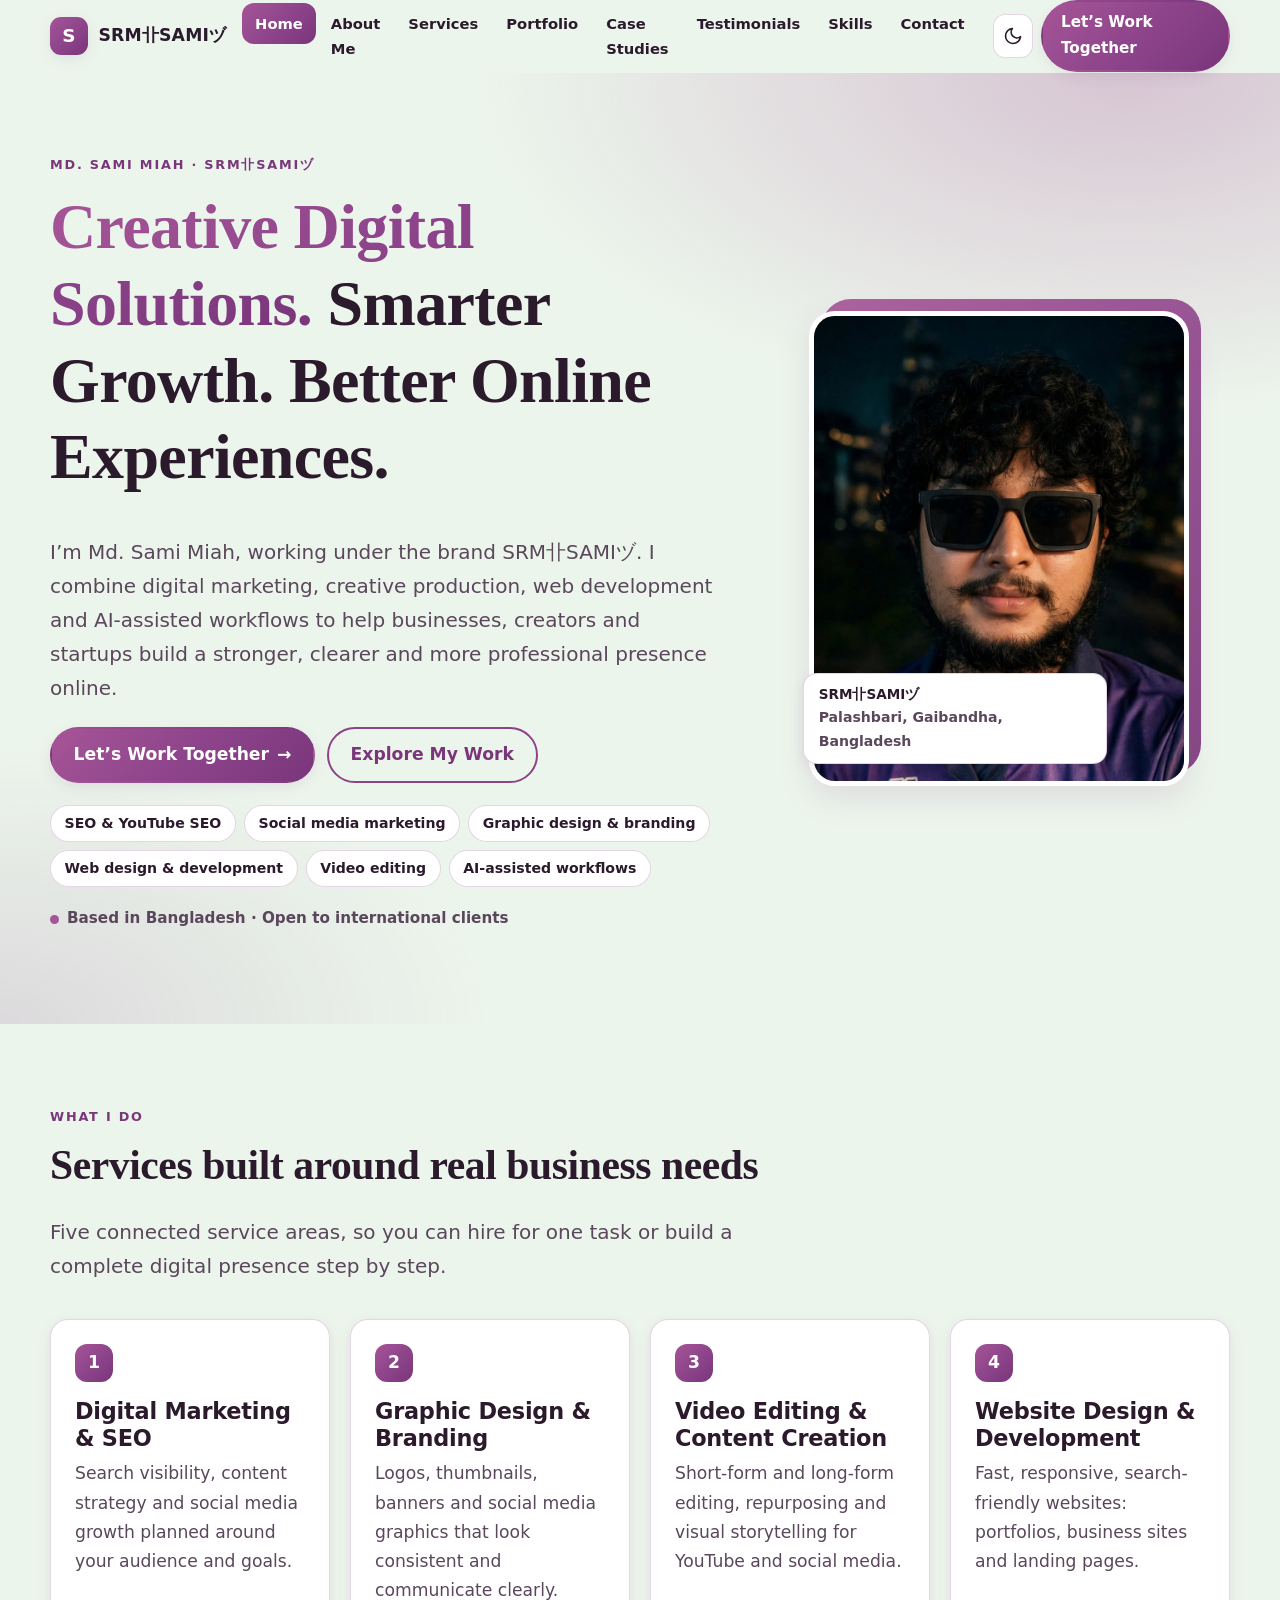
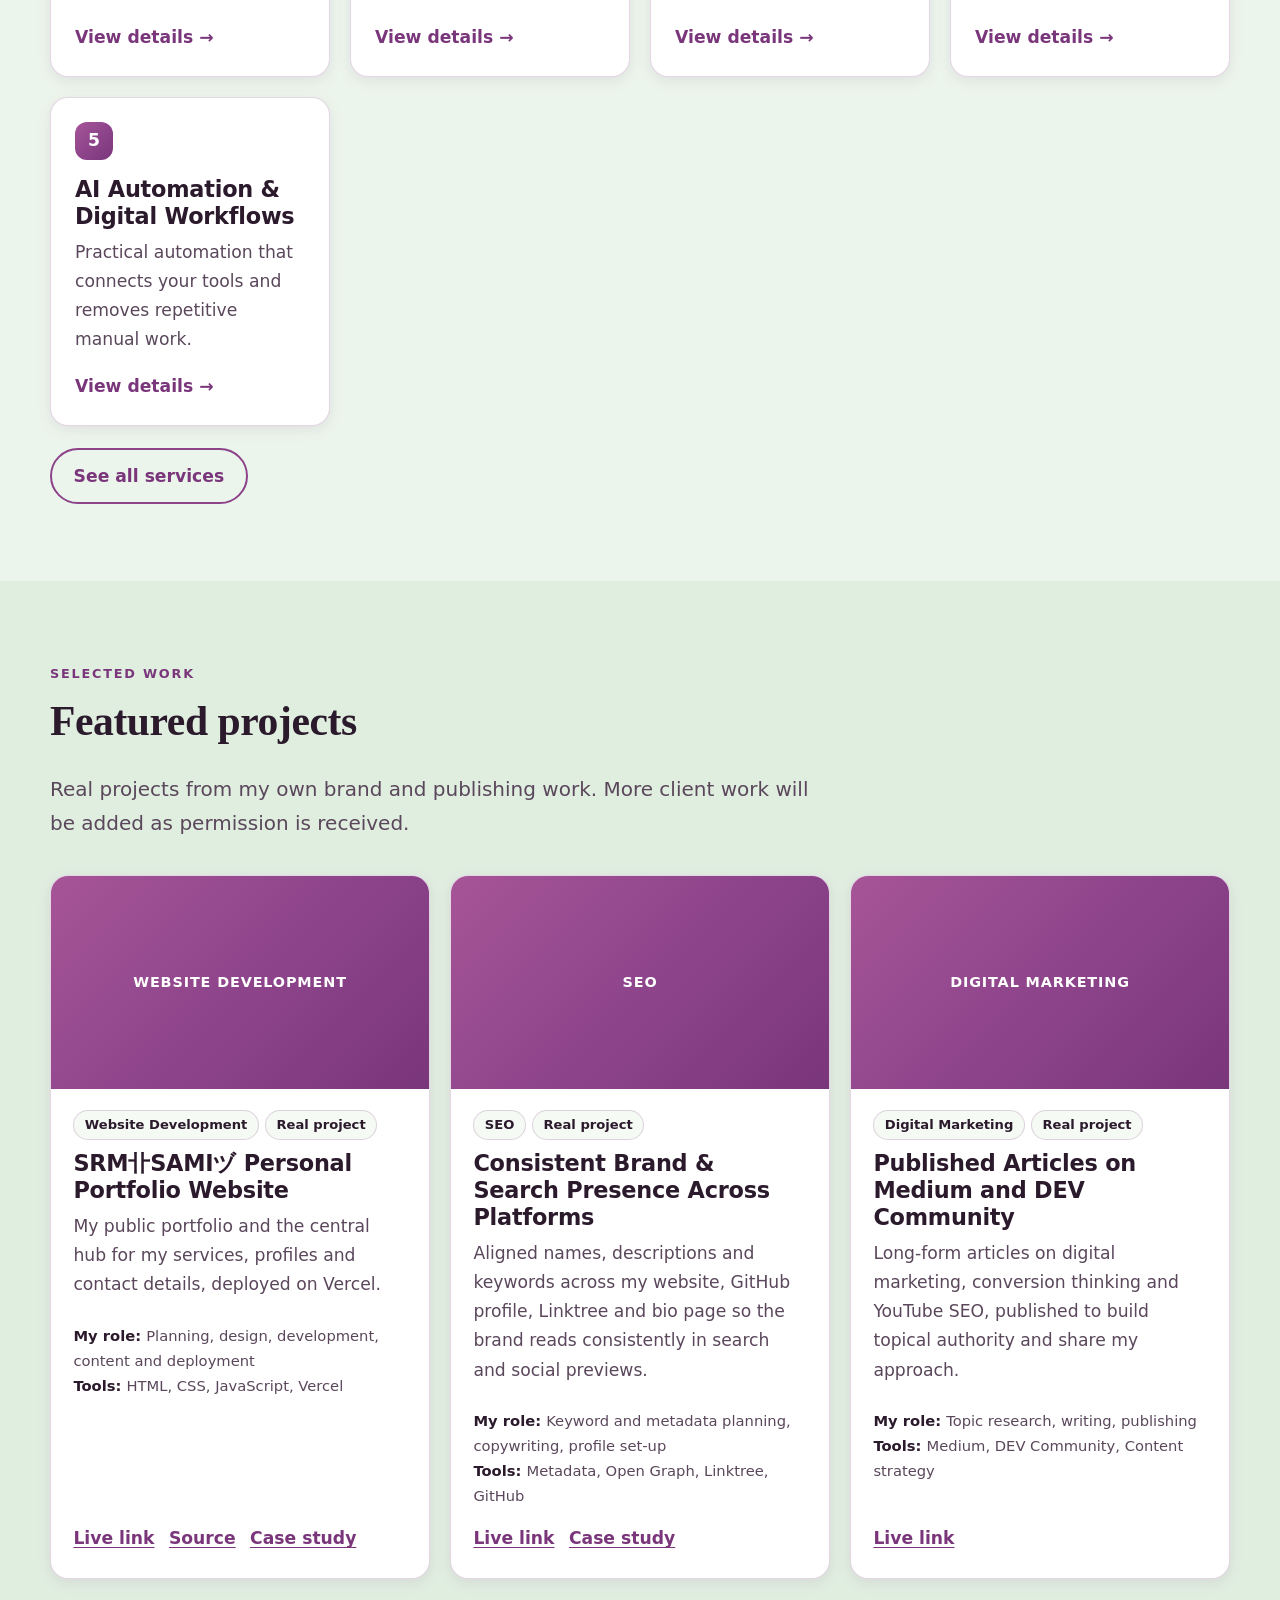
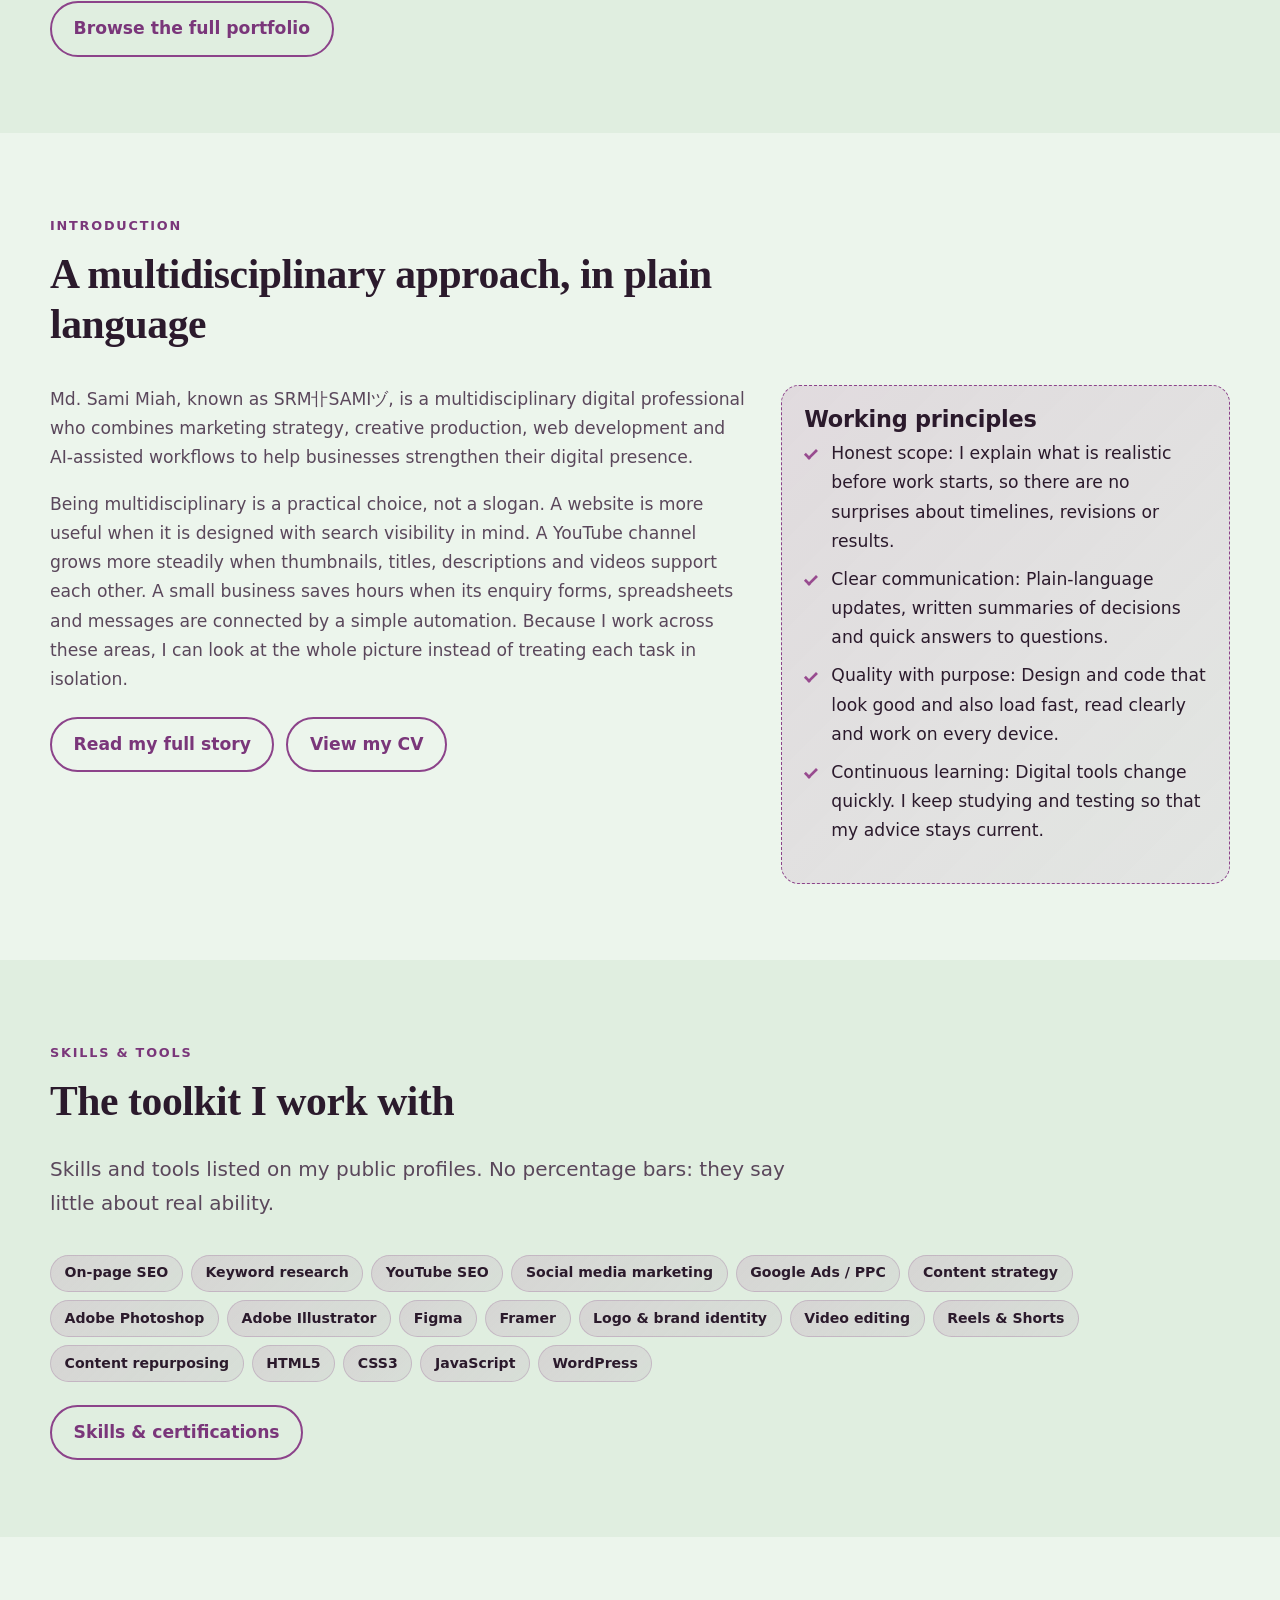
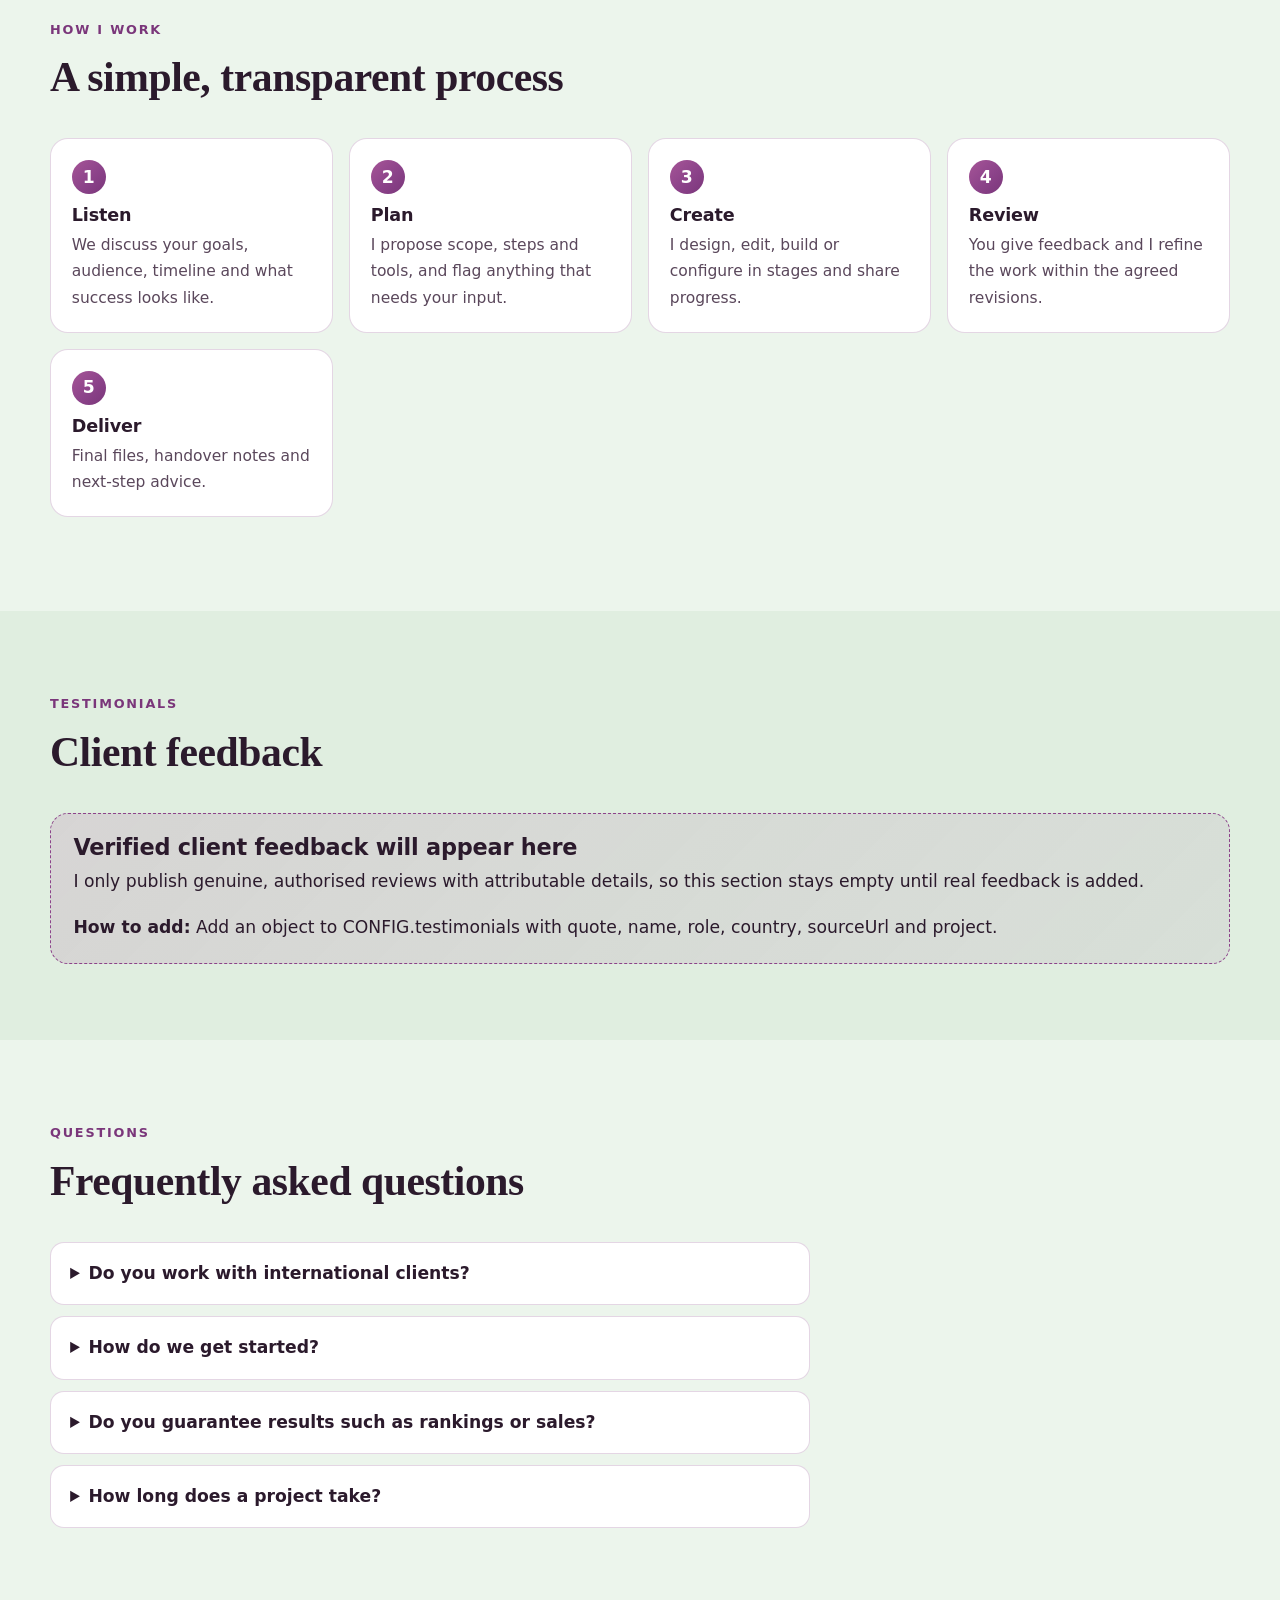
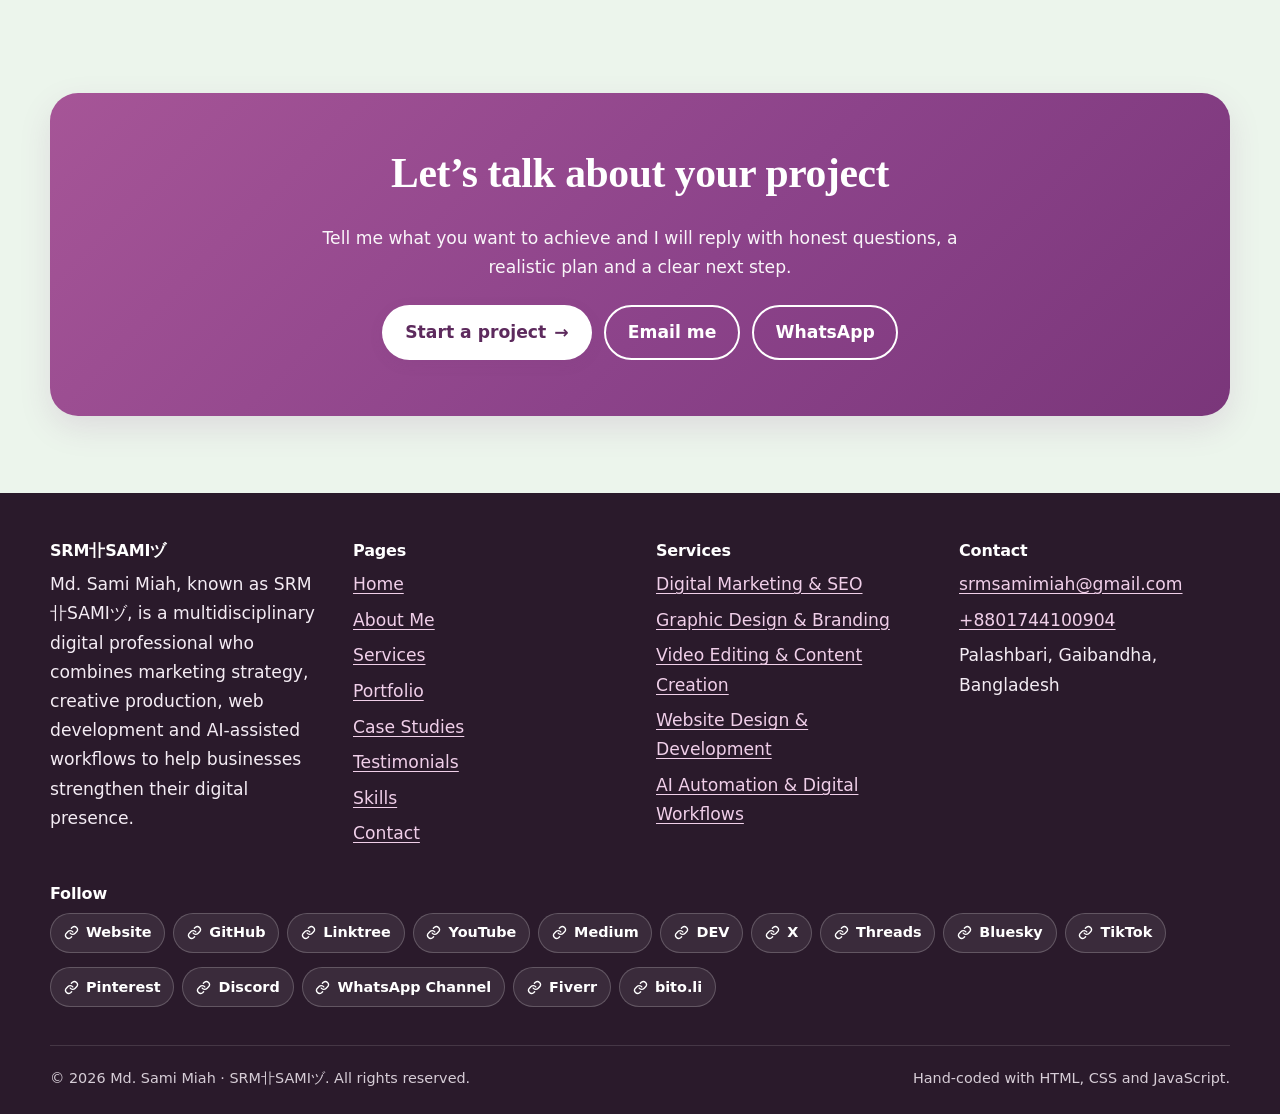
<file: index (2).html>
<!DOCTYPE html>
<html lang="en" data-theme="light">
<head>
<meta charset="utf-8">
<meta name="viewport" content="width=device-width, initial-scale=1, viewport-fit=cover">
<title>Md. Sami Miah — SRM卝SAMIヅ | Digital Marketer, Designer &amp; Web Developer in Bangladesh</title>
<meta name="description" content="Md. Sami Miah (SRM卝SAMIヅ) is a freelance digital marketer, creative designer, web developer, video editor and AI automation enthusiast from Bangladesh, working with international clients.">
<meta name="author" content="Md. Sami Miah">
<meta name="robots" content="index, follow">
<meta name="theme-color" content="#7A367A">
<link rel="canonical" href="https://srmsami-fl.github.io/">
<link rel="icon" href="data:image/svg+xml,%3Csvg xmlns='http://www.w3.org/2000/svg' viewBox='0 0 64 64'%3E%3Cdefs%3E%3ClinearGradient id='g' x1='0' y1='0' x2='1' y2='1'%3E%3Cstop offset='0' stop-color='%23A65597'/%3E%3Cstop offset='1' stop-color='%237A367A'/%3E%3C/linearGradient%3E%3C/defs%3E%3Crect width='64' height='64' rx='16' fill='url(%23g)'/%3E%3Ctext x='32' y='43' font-family='Arial' font-size='34' font-weight='700' text-anchor='middle' fill='white'%3ES%3C/text%3E%3C/svg%3E">
<meta property="og:type" content="website">
<meta property="og:site_name" content="SRM卝SAMIヅ">
<meta property="og:title" content="Md. Sami Miah — SRM卝SAMIヅ | Digital Marketer, Designer &amp; Web Developer">
<meta property="og:description" content="Marketing strategy, creative production, web development and AI-assisted workflows for businesses, creators and startups worldwide.">
<meta property="og:url" content="https://srmsami-fl.github.io/">
<meta property="og:image" content="https://srmsami-fl.github.io/assets/og-image.jpg">
<meta name="twitter:card" content="summary_large_image">
<meta name="twitter:title" content="Md. Sami Miah — SRM卝SAMIヅ">
<meta name="twitter:description" content="Marketing strategy, creative production, web development and AI-assisted workflows.">
<meta name="twitter:image" content="https://srmsami-fl.github.io/assets/og-image.jpg">
<script type="application/ld+json">
{"@context":"https://schema.org","@type":"Person","name":"Md. Sami Miah","alternateName":["SRM卝SAMIヅ","SRM SAMI","srmsami.fl"],"url":"https://srmsamifl.vercel.app/","jobTitle":"Freelance Digital Marketer, Creative Designer and Web Developer","email":"mailto:srmsamimiah@gmail.com","address":{"@type":"PostalAddress","addressLocality":"Palashbari, Gaibandha","addressCountry":"BD"},"sameAs":["https://github.com/srmsami-fl","https://linktr.ee/srmsami.fl","https://medium.com/@srmsami.fl","https://dev.to/srmsami_fl","https://www.youtube.com/@srmsami_fl","https://x.com/srmsami_fl"]}
</script>
<script>
/* Apply saved theme before first paint to avoid a flash. */
(function(){try{var t=localStorage.getItem('srm-theme');if(!t){t=window.matchMedia&&window.matchMedia('(prefers-color-scheme: dark)').matches?'dark':'light';}document.documentElement.setAttribute('data-theme',t);}catch(e){}})();
</script>
<style>
/* ==========================================================================
   SRM卝SAMIヅ Portfolio — design system
   Palette supplied by owner: #ecf5ec + #A65597 #984B8F #8C438A #7A367A
   ========================================================================== */
:root{
  --bg:#ecf5ec; --bg-2:#e0eee0; --surface:#ffffff; --surface-2:#f5faf5;
  --text:#2b1a2c; --muted:#5a475b; --line:rgba(122,54,122,.2);
  --p1:#A65597; --p2:#984B8F; --p3:#8C438A; --p4:#7A367A;
  --link:#7A367A; --on-grad:#ffffff;
  --grad:linear-gradient(135deg,var(--p1) 0%,var(--p3) 55%,var(--p4) 100%);
  --grad-soft:linear-gradient(135deg,rgba(166,85,151,.16),rgba(122,54,122,.08));
  --shadow:0 12px 32px rgba(122,54,122,.13); --shadow-sm:0 4px 14px rgba(122,54,122,.1);
  --radius:18px; --radius-sm:10px; --header-h:68px;
  --font:system-ui,-apple-system,"Segoe UI",Roboto,"Helvetica Neue",Arial,"Noto Sans","Noto Sans CJK JP","Yu Gothic",sans-serif;
  --font-display:Georgia,"Iowan Old Style","Palatino Linotype",serif;
  color-scheme:light;
}
html[data-theme="dark"]{
  --bg:#150c16; --bg-2:#1c101d; --surface:#251528; --surface-2:#2d1a31;
  --text:#f4ecf4; --muted:#cdbacd; --line:rgba(236,245,236,.15);
  --link:#e5b9dc; --shadow:0 12px 32px rgba(0,0,0,.45); --shadow-sm:0 4px 14px rgba(0,0,0,.35);
  --grad-soft:linear-gradient(135deg,rgba(166,85,151,.22),rgba(122,54,122,.12));
  color-scheme:dark;
}
*,*::before,*::after{box-sizing:border-box}
html{scroll-behavior:smooth;-webkit-text-size-adjust:100%;scroll-padding-top:calc(var(--header-h) + 12px)}
body{margin:0;font-family:var(--font);font-size:clamp(1rem,.96rem + .2vw,1.075rem);line-height:1.7;color:var(--text);background:var(--bg);overflow-x:hidden;padding-top:env(safe-area-inset-top,0)}
img,svg{max-width:100%;height:auto;display:block}
a{color:var(--link);text-underline-offset:3px}
a:hover{text-decoration-thickness:2px}
h1,h2,h3,h4{line-height:1.2;margin:0 0 .6em;font-weight:700;letter-spacing:-.01em}
h1{font-size:clamp(2.1rem,1.4rem + 3.6vw,4rem);font-family:var(--font-display);font-weight:700}
h2{font-size:clamp(1.65rem,1.2rem + 1.9vw,2.6rem);font-family:var(--font-display)}
h3{font-size:clamp(1.15rem,1.05rem + .5vw,1.4rem)}
p{margin:0 0 1em}
ul,ol{padding-left:1.2em;margin:0 0 1em}
:focus-visible{outline:3px solid var(--p1);outline-offset:3px;border-radius:6px}
html[data-theme="dark"] :focus-visible{outline-color:#f0c6e8}
.container{width:min(1180px,100% - 2rem);margin-inline:auto}
.narrow{max-width:760px}
.skip{position:absolute;left:-999px;top:8px;background:var(--p4);color:#fff;padding:.6rem 1rem;border-radius:8px;z-index:200}
.skip:focus{left:8px}
.sr-only{position:absolute;width:1px;height:1px;overflow:hidden;clip:rect(0 0 0 0);white-space:nowrap}

/* Header */
.site-header{position:sticky;top:0;z-index:100;background:color-mix(in srgb,var(--bg) 88%,transparent);backdrop-filter:saturate(1.4) blur(12px);-webkit-backdrop-filter:saturate(1.4) blur(12px);border-bottom:1px solid transparent;transition:border-color .25s,box-shadow .25s}
.site-header.scrolled{border-color:var(--line);box-shadow:var(--shadow-sm)}
.bar{display:flex;align-items:center;gap:1rem;min-height:var(--header-h)}
.logo{display:flex;align-items:center;gap:.65rem;text-decoration:none;color:var(--text);font-weight:800;letter-spacing:.01em;margin-right:auto}
.logo-mark{display:grid;place-items:center;width:38px;height:38px;border-radius:11px;background:var(--grad);color:#fff;font-size:1.15rem;box-shadow:var(--shadow-sm)}
.logo-text{font-size:1.08rem;white-space:nowrap}
#primary-nav{position:fixed;inset:var(--header-h) 0 auto 0;max-height:calc(100dvh - var(--header-h));overflow:auto;background:var(--bg);border-bottom:1px solid var(--line);box-shadow:var(--shadow);padding:.75rem 1rem 1.25rem;display:none}
#primary-nav.open{display:block}
#nav-list{list-style:none;margin:0;padding:0;display:grid;gap:.25rem}
#nav-list a{display:block;padding:.8rem 1rem;border-radius:12px;text-decoration:none;color:var(--text);font-weight:600;min-height:44px}
#nav-list a:hover{background:var(--grad-soft)}
#nav-list a[aria-current="page"]{background:var(--grad);color:#fff}
.actions{display:flex;align-items:center;gap:.5rem}
.icon-btn{width:44px;height:44px;display:grid;place-items:center;border-radius:12px;border:1px solid var(--line);background:var(--surface);color:var(--text);cursor:pointer}
.icon-btn:hover{border-color:var(--p2)}
.icon-btn svg{width:20px;height:20px}
.sun{display:none} html[data-theme="dark"] .sun{display:block} html[data-theme="dark"] .moon{display:none}
.burger{display:grid;gap:5px}
.burger span{display:block;width:20px;height:2px;background:currentColor;border-radius:2px;transition:transform .2s,opacity .2s}
.burger[aria-expanded="true"] span:nth-child(1){transform:translateY(7px) rotate(45deg)}
.burger[aria-expanded="true"] span:nth-child(2){opacity:0}
.burger[aria-expanded="true"] span:nth-child(3){transform:translateY(-7px) rotate(-45deg)}
.hire{display:none}

/* Buttons */
.btn{display:inline-flex;align-items:center;justify-content:center;gap:.5rem;min-height:46px;padding:.7rem 1.35rem;border-radius:999px;border:2px solid transparent;font:inherit;font-weight:700;text-decoration:none;cursor:pointer;background:var(--grad);color:#fff;box-shadow:var(--shadow-sm);transition:transform .2s,box-shadow .2s,background .2s}
.btn:hover{transform:translateY(-2px);box-shadow:var(--shadow)}
.btn-ghost{background:transparent;color:var(--link);border-color:var(--p3);box-shadow:none}
.btn-ghost:hover{background:var(--grad-soft)}
.btn-sm{min-height:42px;padding:.5rem 1.1rem;font-size:.95rem}
.btn-row{display:flex;flex-wrap:wrap;gap:.75rem;margin-top:1.4rem}

/* Sections */
main{display:block;outline:none}
.section{padding:clamp(3rem,6vw,5.5rem) 0}
.section.alt{background:var(--bg-2)}
.eyebrow{display:inline-block;font-size:.8rem;font-weight:800;letter-spacing:.14em;text-transform:uppercase;color:var(--link);margin-bottom:.8rem}
.lead{font-size:clamp(1.05rem,1rem + .4vw,1.25rem);color:var(--muted);max-width:68ch}
.head{max-width:760px;margin-bottom:2.2rem}
.grad-text{background:var(--grad);-webkit-background-clip:text;background-clip:text;color:transparent}
html[data-theme="dark"] .grad-text{background:linear-gradient(135deg,#f0c6e8,#c27bb5);-webkit-background-clip:text;background-clip:text}
.page-hero{padding:clamp(2.5rem,6vw,4.5rem) 0 clamp(1.5rem,3vw,2.5rem);background:radial-gradient(900px 340px at 85% -20%,rgba(166,85,151,.28),transparent 70%),var(--bg)}
.crumbs{font-size:.9rem;color:var(--muted);margin-bottom:1rem}
.crumbs a{color:var(--muted)}

/* Hero */
.hero{padding:clamp(2.5rem,6vw,5rem) 0 clamp(3rem,6vw,5rem);background:radial-gradient(1000px 520px at 88% 0%,rgba(166,85,151,.3),transparent 65%),radial-gradient(700px 400px at 0% 100%,rgba(122,54,122,.14),transparent 70%),var(--bg)}
.hero-grid{display:grid;gap:2.5rem;align-items:center}
.hero p.lead{margin-bottom:0}
.chips{display:flex;flex-wrap:wrap;gap:.5rem;margin:1.4rem 0 0;padding:0;list-style:none}
.chip{display:inline-block;padding:.35rem .85rem;border-radius:999px;background:var(--surface);border:1px solid var(--line);font-size:.88rem;font-weight:600}
.chip.soft{background:var(--grad-soft)}
.portrait{position:relative;max-width:380px;margin-inline:auto;width:100%}
.portrait::before{content:"";position:absolute;inset:-12px -12px 12px 12px;border-radius:30px;background:var(--grad);opacity:.9;z-index:0}
.portrait img{position:relative;z-index:1;width:100%;aspect-ratio:4/5;object-fit:cover;object-position:50% 30%;border-radius:26px;border:5px solid var(--surface);box-shadow:var(--shadow)}
.portrait .tag{position:absolute;z-index:2;left:-6px;bottom:22px;background:var(--surface);color:var(--text);border:1px solid var(--line);border-radius:14px;padding:.55rem .9rem;font-size:.85rem;font-weight:600;box-shadow:var(--shadow-sm);max-width:80%}
.loc{display:inline-flex;align-items:center;gap:.5rem;font-weight:600;color:var(--muted);margin-top:1.2rem;font-size:.95rem}
.dot{width:9px;height:9px;border-radius:50%;background:var(--p1);flex:none}

/* Grids & cards */
.grid{display:grid;gap:1.25rem}
.cards{grid-template-columns:repeat(auto-fit,minmax(min(100%,280px),1fr))}
.card{background:var(--surface);border:1px solid var(--line);border-radius:var(--radius);padding:1.5rem;box-shadow:var(--shadow-sm);display:flex;flex-direction:column;transition:transform .2s,box-shadow .2s}
a.card{text-decoration:none;color:inherit}
a.card:hover,.card.hoverable:hover{transform:translateY(-3px);box-shadow:var(--shadow)}
.card h3{margin-bottom:.5rem}
.card p{color:var(--muted)}
.card .more{margin-top:auto;font-weight:700;color:var(--link)}
.num{display:inline-grid;place-items:center;width:38px;height:38px;border-radius:12px;background:var(--grad);color:#fff;font-weight:800;margin-bottom:1rem}
.split{display:grid;gap:2rem;align-items:start}
.prose p{color:var(--muted);max-width:70ch}
.prose h3{margin-top:1.6em}
.list-check{list-style:none;padding:0}
.list-check li{position:relative;padding-left:1.7rem;margin-bottom:.55rem}
.list-check li::before{content:"";position:absolute;left:0;top:.6em;width:.85rem;height:.5rem;border-left:3px solid var(--p2);border-bottom:3px solid var(--p2);transform:rotate(-45deg) scale(.9)}
.steps{counter-reset:s;list-style:none;padding:0;display:grid;gap:1rem;grid-template-columns:repeat(auto-fit,minmax(min(100%,230px),1fr))}
.steps li{counter-increment:s;background:var(--surface);border:1px solid var(--line);border-radius:var(--radius);padding:1.3rem}
.steps li::before{content:counter(s);display:inline-grid;place-items:center;width:34px;height:34px;border-radius:50%;background:var(--grad);color:#fff;font-weight:800;margin-bottom:.7rem}
.steps h3{font-size:1.1rem;margin-bottom:.35rem}
.steps p{margin:0;color:var(--muted);font-size:.97rem}
.tools{display:flex;flex-wrap:wrap;gap:.5rem;list-style:none;padding:0;margin:0}
.skill-group{background:var(--surface);border:1px solid var(--line);border-radius:var(--radius);padding:1.4rem}
.skill-group p{color:var(--muted);font-size:.95rem}
.notice{border:1px dashed var(--p3);background:var(--grad-soft);border-radius:var(--radius);padding:1.25rem 1.4rem}
.notice h3{margin-bottom:.4rem}.notice p:last-child{margin-bottom:0}

/* Projects */
.pcard{padding:0;overflow:hidden}
.thumb{aspect-ratio:16/9;width:100%;object-fit:cover;background:var(--grad)}
.thumb-ph{aspect-ratio:16/9;display:grid;place-items:center;background:var(--grad);color:#fff;font-weight:800;letter-spacing:.06em;text-transform:uppercase;font-size:.9rem;text-align:center;padding:1rem}
.pbody{padding:1.3rem 1.4rem 1.5rem;display:flex;flex-direction:column;flex:1}
.pmeta{display:flex;flex-wrap:wrap;gap:.4rem;align-items:center;margin-bottom:.6rem;font-size:.82rem;font-weight:700}
.badge{padding:.2rem .65rem;border-radius:999px;border:1px solid var(--line);background:var(--surface-2)}
.badge-sample{border-color:var(--p3);color:var(--link)}
.pbody dl{margin:.4rem 0 1rem;font-size:.92rem;color:var(--muted)}
.pbody dt{font-weight:700;color:var(--text);display:inline}.pbody dd{display:inline;margin:0}.pbody dd::after{content:"";display:block}
.plinks{display:flex;flex-wrap:wrap;gap:.9rem;margin-top:auto;font-weight:700}
.filters{display:flex;flex-wrap:wrap;gap:.5rem;margin-bottom:1rem}
.filters button{min-height:42px;padding:.45rem 1rem;border-radius:999px;border:1px solid var(--line);background:var(--surface);color:var(--text);font:inherit;font-weight:600;cursor:pointer}
.filters button[aria-pressed="true"]{background:var(--grad);color:#fff;border-color:transparent}
.searchbox{display:flex;gap:.75rem;flex-wrap:wrap;align-items:center;margin-bottom:1.2rem}
.searchbox input{flex:1 1 240px}

/* Forms */
label{display:block;font-weight:700;margin-bottom:.35rem}
input,select,textarea{width:100%;font:inherit;color:var(--text);background:var(--surface);border:1.5px solid var(--line);border-radius:12px;padding:.8rem 1rem;min-height:48px}
textarea{min-height:160px;resize:vertical}
input:focus,select:focus,textarea:focus{border-color:var(--p2)}
.field{margin-bottom:1.1rem}
.hint{font-size:.88rem;color:var(--muted);margin-top:.3rem}
.err{color:#a3213f;font-size:.9rem;font-weight:600;margin-top:.35rem;min-height:0}
html[data-theme="dark"] .err{color:#ffb3c4}
[aria-invalid="true"]{border-color:#a3213f}
.hp{position:absolute;left:-9999px;height:0;overflow:hidden}
.status{margin-top:1rem;padding:1rem 1.2rem;border-radius:14px;border:1px solid var(--line);background:var(--surface)}
.status:empty{display:none}
.status.ok{border-color:#2e7d4f}.status.bad{border-color:#a3213f}.status.info{border-color:var(--p3)}
.form-card{background:var(--surface);border:1px solid var(--line);border-radius:var(--radius);padding:clamp(1.2rem,3vw,2rem);box-shadow:var(--shadow-sm)}
.two{display:grid;gap:0 1rem}

/* FAQ */
details{background:var(--surface);border:1px solid var(--line);border-radius:14px;margin-bottom:.7rem}
summary{cursor:pointer;padding:1rem 1.2rem;font-weight:700;min-height:48px;list-style-position:inside}
details[open] summary{color:var(--link)}
details p{padding:0 1.2rem;color:var(--muted)}
details p:last-child{padding-bottom:1rem;margin:0}

/* CTA + footer */
.cta{background:var(--grad);color:#fff;border-radius:28px;padding:clamp(2rem,5vw,3.5rem);text-align:center;box-shadow:var(--shadow)}
.cta h2{color:#fff}.cta p{color:#fff;opacity:.95;max-width:60ch;margin-inline:auto}
.cta .btn{background:#fff;color:#5d2a5d}
.cta .btn-ghost{background:transparent;color:#fff;border-color:#fff}
.cta .btn-row{justify-content:center}
.site-footer{background:#2a1a2b;color:#f4ecf4;padding:3rem 0 1.5rem;margin-top:0}
html[data-theme="dark"] .site-footer{background:#0f080f}
.site-footer a{color:#f0cfe9}
.fgrid{display:grid;gap:2rem;grid-template-columns:repeat(auto-fit,minmax(min(100%,210px),1fr))}
.site-footer h3{font-size:1rem;color:#fff}
.site-footer ul{list-style:none;padding:0;margin:0}
.site-footer li{margin-bottom:.4rem}
.fbase{border-top:1px solid rgba(255,255,255,.15);margin-top:2rem;padding-top:1.2rem;font-size:.9rem;opacity:.85;display:flex;flex-wrap:wrap;gap:.5rem 1.5rem;justify-content:space-between}
.social{display:flex;flex-wrap:wrap;gap:.5rem;list-style:none;padding:0;margin:0}
.social a{display:inline-flex;align-items:center;gap:.45rem;padding:.4rem .8rem;border-radius:999px;border:1px solid var(--line);background:var(--surface);color:var(--text);text-decoration:none;font-weight:600;font-size:.9rem;min-height:40px}
.social a:hover{border-color:var(--p2)}
.social svg{width:15px;height:15px;flex:none}
.site-footer .social a{background:rgba(255,255,255,.08);border-color:rgba(255,255,255,.2);color:#fff}
#back-top{position:fixed;right:max(1rem,env(safe-area-inset-right));bottom:max(1rem,env(safe-area-inset-bottom));z-index:90;width:48px;height:48px;border-radius:50%;border:0;background:var(--grad);color:#fff;box-shadow:var(--shadow);cursor:pointer;display:grid;place-items:center}
#back-top[hidden]{display:none}
.nf{text-align:center;padding:clamp(4rem,10vw,8rem) 0}
.nf .big{font-family:var(--font-display);font-size:clamp(5rem,18vw,10rem);line-height:1;margin:0}

/* Breakpoints */
@media (min-width:640px){.two{grid-template-columns:1fr 1fr}.hire{display:inline-flex}}
@media (min-width:860px){.hero-grid{grid-template-columns:1.25fr .85fr}.split{grid-template-columns:1fr 1fr}.split.wide-left{grid-template-columns:1.4fr .9fr}}
@media (min-width:1120px){
  .burger{display:none}
  #primary-nav{position:static;display:block;max-height:none;overflow:visible;background:none;border:0;box-shadow:none;padding:0}
  #nav-list{display:flex;gap:.15rem}
  #nav-list a{padding:.5rem .8rem;font-size:.92rem;min-height:40px}
  .logo{margin-right:0}.bar{justify-content:space-between}
  .actions{margin-left:0}
}
@media (max-width:359px){.logo-text{font-size:.95rem}.btn{padding-inline:1rem}}
@media (prefers-reduced-motion:reduce){*,*::before,*::after{animation:none!important;transition:none!important;scroll-behavior:auto!important}}
@media print{.site-header,#back-top,.cta{display:none}}
</style>
</head>
<body>
<a class="skip" href="#main-content">Skip to main content</a>

<header class="site-header" id="site-header">
  <div class="container bar">
    <a class="logo" href="#home" aria-label="SRM卝SAMIヅ — go to home page">
      <span class="logo-mark" aria-hidden="true">S</span>
      <span class="logo-text">SRM卝SAMIヅ</span>
    </a>
    <nav id="primary-nav" aria-label="Primary"><ul id="nav-list"></ul></nav>
    <div class="actions">
      <button class="icon-btn" id="theme-toggle" type="button" aria-label="Switch to dark theme">
        <svg class="moon" viewBox="0 0 24 24" fill="none" stroke="currentColor" stroke-width="2" stroke-linecap="round" stroke-linejoin="round" aria-hidden="true"><path d="M21 12.8A9 9 0 1 1 11.2 3a7 7 0 0 0 9.8 9.8z"/></svg>
        <svg class="sun" viewBox="0 0 24 24" fill="none" stroke="currentColor" stroke-width="2" stroke-linecap="round" aria-hidden="true"><circle cx="12" cy="12" r="4"/><path d="M12 2v2M12 20v2M4.9 4.9l1.4 1.4M17.7 17.7l1.4 1.4M2 12h2M20 12h2M4.9 19.1l1.4-1.4M17.7 6.3l1.4-1.4"/></svg>
      </button>
      <a class="btn btn-sm hire" href="#contact">Let’s Work Together</a>
      <button class="icon-btn burger" id="menu-toggle" type="button" aria-expanded="false" aria-controls="primary-nav" aria-label="Open menu"><span></span><span></span><span></span></button>
    </div>
  </div>
</header>

<main id="main-content" tabindex="-1">
  <!-- Static fallback: visible to crawlers and to visitors without JavaScript. Replaced by the router when JS runs. -->
  <section class="container narrow" style="padding:3rem 0">
    <h1>Md. Sami Miah — SRM卝SAMIヅ</h1>
    <p>Freelance digital marketer, creative designer, web designer and developer, video editor and AI automation enthusiast from Palashbari, Gaibandha, Bangladesh. Helping businesses, creators and startups worldwide strengthen their digital presence.</p>
    <p>This portfolio needs JavaScript to show its pages. You can still reach me at <a href="mailto:srmsamimiah@gmail.com">srmsamimiah@gmail.com</a>, or visit <a href="https://srmsamifl.vercel.app/">srmsamifl.vercel.app</a>, <a href="https://github.com/srmsami-fl">GitHub</a> and <a href="https://linktr.ee/srmsami.fl">Linktree</a>.</p>
  </section>
</main>

<footer class="site-footer" id="site-footer"></footer>
<button id="back-top" type="button" hidden aria-label="Back to top"><svg width="20" height="20" viewBox="0 0 24 24" fill="none" stroke="currentColor" stroke-width="2.5" stroke-linecap="round" stroke-linejoin="round" aria-hidden="true"><path d="M12 19V5M5 12l7-7 7 7"/></svg></button>

<script>
(function () {
'use strict';

/* ==========================================================================
   1. CONFIGURATION — edit this object to customise the whole website.
   Everything visible on the site is generated from the data below.
   Look for  // REPLACE  and  // CONFIRM  comments.
   ========================================================================== */
const CONFIG = {

  /* --- SEO defaults and site-wide metadata ------------------------------- */
  site: {
    url: "https://srmsami-fl.github.io/",          // REPLACE with the final public URL of this site
    defaultTitle: "Md. Sami Miah — SRM卝SAMIヅ | Digital Marketer, Designer & Web Developer in Bangladesh",
    defaultDescription: "Md. Sami Miah (SRM卝SAMIヅ) is a freelance digital marketer, creative designer, web developer, video editor and AI automation enthusiast from Bangladesh, working with international clients."
  },

  /* --- Personal details --------------------------------------------------- */
  person: {
    fullName: "Md. Sami Miah",
    brand: "SRM卝SAMIヅ",                               // exact brand text used in the logo and headings
    altBrand: "SRM SAMI",
    username: "srmsami.fl",
    title: "Digital Marketer · Creative Designer · Web Developer · Video Editor",
    location: "Palashbari, Gaibandha, Bangladesh",
    timezone: "Bangladesh Standard Time (UTC+6)",
    portrait: "assets/portrait.jpg",                  // REPLACE with your own photo path if you change it
    portraitAlt: "Portrait of Md. Sami Miah wearing sunglasses and a purple polo shirt at night",
    portraitAbout: "assets/md-sami-miah.jpg",         // second photo, shown on the About page (copy your file here, no spaces in the name)
    portraitAboutAlt: "Md. Sami Miah, freelance digital marketer, designer and web developer from Bangladesh",
    resume: "https://drive.google.com/file/d/1bFvLbEU8zIA-r90bex08cZxMxoIfhQw0/view?usp=sharing", // CV link listed on your GitHub profile; set "" to hide
    availability: "Open to international clients",    // CONFIRM this statement is accurate for you
    heroHeadline: "Creative Digital Solutions. Smarter Growth. Better Online Experiences.",
    heroText: "I’m Md. Sami Miah, working under the brand SRM卝SAMIヅ. I combine digital marketing, creative production, web development and AI-assisted workflows to help businesses, creators and startups build a stronger, clearer and more professional presence online.",
    specialties: ["SEO & YouTube SEO", "Social media marketing", "Graphic design & branding", "Web design & development", "Video editing", "AI-assisted workflows"],
    shortBio: "Md. Sami Miah, known as SRM卝SAMIヅ, is a multidisciplinary digital professional who combines marketing strategy, creative production, web development and AI-assisted workflows to help businesses strengthen their digital presence.",
    /* Long biography: each string becomes a paragraph on the About page. Edit freely. */
    longBio: [
      "I’m Md. Sami Miah, a freelance digital professional from Palashbari, Gaibandha, Bangladesh, working under the brand SRM卝SAMIヅ. My work sits where four disciplines overlap: digital marketing and SEO, creative design, video editing, and web design and development, with AI-assisted workflows connecting them so that routine tasks take less time and projects stay organised.",
      "I learned the way many independent professionals do: by practising. My public profiles list technical training at Desh IT Center in Gaibandha, and since then I have kept learning by building real things, such as my own portfolio website, a connected set of professional profiles, and articles published on platforms like Medium and DEV Community. Each small project taught me something about planning, communication and finishing work properly.",
      "Being multidisciplinary is a practical choice, not a slogan. A website is more useful when it is designed with search visibility in mind. A YouTube channel grows more steadily when thumbnails, titles, descriptions and videos support each other. A small business saves hours when its enquiry forms, spreadsheets and messages are connected by a simple automation. Because I work across these areas, I can look at the whole picture instead of treating each task in isolation.",
      "My approach to problem-solving is simple. I begin by understanding the goal, the audience and the limits of the project. I then propose a clear plan, build in stages, show progress, and ask for feedback early. I prefer realistic expectations to impressive promises, because honest planning is what makes long-term working relationships possible.",
      "I care about clear communication, quality and deadlines. You will know what I am working on, what I need from you and when to expect the next update. I do not guarantee rankings, followers or sales, because no honest professional can. What I can promise is careful work, transparent process and practical advice grounded in current best practice.",
      "My ambition is to grow SRM卝SAMIヅ into a trusted international digital brand, with clients in Europe and other global markets who return because the work was reliable and the collaboration was easy. I am based in Bangladesh, work remotely, and I am comfortable collaborating across time zones by email, messaging and shared documents."
    ],
    values: [
      ["Honest scope", "I explain what is realistic before work starts, so there are no surprises about timelines, revisions or results."],
      ["Clear communication", "Plain-language updates, written summaries of decisions and quick answers to questions."],
      ["Quality with purpose", "Design and code that look good and also load fast, read clearly and work on every device."],
      ["Continuous learning", "Digital tools change quickly. I keep studying and testing so that my advice stays current."]
    ],
    education: [   // CONFIRM: taken from your public GitHub profile README; edit or delete as needed
      { name: "Desh IT Center — Gaibandha", note: "Technical skills training (listed on GitHub profile)" },
      { name: "Gobindaganj Government College", note: "Academic institution (listed on GitHub profile)" },
      { name: "Hashbari ML High School", note: "Academic institution (listed on GitHub profile)" }
    ]
  },

  /* --- Contact ------------------------------------------------------------ */
  contact: {
    email: "srmsamimiah@gmail.com",
    phone: "+8801744100904",
    whatsappNumber: "8801744100904",                  // CONFIRM this number is active on WhatsApp (digits only, with country code)
    whatsappGreeting: "Hello Sami, I found your portfolio and would like to discuss a project.",
    /* Paste a Formspree (or compatible) endpoint, e.g. "https://formspree.io/f/xxxxxxx".
       While empty, the form validates but does NOT send; it offers an email draft instead. */
    formEndpoint: "",                                 // REPLACE after creating a Formspree form
    budgetOptions: ["Not sure yet", "Under $100", "$100 – $300", "$300 – $750", "$750 – $1,500", "$1,500+"]  // optional field; edit freely
  },

  theme: { default: "system" },                       // "system" follows the visitor’s device; also "light" or "dark"

  /* --- Social profiles: only entries with a url are shown ------------------
     "verified: true" means the link was found on your own Linktree, bito.li page or GitHub profile.
     Instagram and Facebook are left empty because your sources disagree on the username. */
  socials: [
    { id: "website",   label: "Website",   url: "https://srmsamifl.vercel.app" },
    { id: "github",    label: "GitHub",    url: "https://github.com/srmsami-fl" },
    { id: "linktree",  label: "Linktree",  url: "https://linktr.ee/srmsami.fl" },
    { id: "youtube",   label: "YouTube",   url: "https://www.youtube.com/@srmsami_fl" },
    { id: "medium",    label: "Medium",    url: "https://medium.com/@srmsami.fl" },
    { id: "devto",     label: "DEV",       url: "https://dev.to/srmsami_fl" },
    { id: "x",         label: "X",         url: "https://x.com/srmsami_fl" },
    { id: "threads",   label: "Threads",   url: "https://www.threads.com/@srmsami.fl" },
    { id: "bluesky",   label: "Bluesky",   url: "https://bsky.app/profile/srmsami-fl.bsky.social" },
    { id: "tiktok",    label: "TikTok",    url: "https://www.tiktok.com/@srmsami_fl" },
    { id: "pinterest", label: "Pinterest", url: "https://www.pinterest.com/srmsami_fl" },
    { id: "discord",   label: "Discord",   url: "https://discord.gg/NkmVGZwMf" },
    { id: "whatsappch",label: "WhatsApp Channel", url: "https://whatsapp.com/channel/0029VbCczhtFMqrX7W9bGg2F" },
    { id: "fiverr",    label: "Fiverr",    url: "https://www.fiverr.com/s/pd72gXY" },
    { id: "bitoli",    label: "bito.li",   url: "https://srmsami-fl.bito.li" },
    { id: "instagram", label: "Instagram", url: "" },   // CONFIRM: GitHub README uses srmsami_fl, you gave srmsami.fl — paste the working URL
    { id: "facebook",  label: "Facebook",  url: "" },   // CONFIRM: README links fb.com/srmsami_fl — paste the verified URL
    { id: "linkedin",  label: "LinkedIn",  url: "" },
    { id: "behance",   label: "Behance",   url: "" },
    { id: "dribbble",  label: "Dribbble",  url: "" }
  ],

  /* --- Services ----------------------------------------------------------- */
  services: [
    {
      id: "digital-marketing", title: "Digital Marketing & SEO",
      short: "Search visibility, content strategy and social media growth planned around your audience and goals.",
      categories: ["Digital Marketing", "SEO"],
      overview: [
        "Digital marketing works best when every channel supports the same message. This service helps you become easier to find in search, clearer on social media and more consistent across platforms, so that the right people understand what you offer and how to contact you.",
        "I work with small businesses, creators and startups that need practical, step-by-step improvement rather than a complicated agency retainer. Together we decide what matters most first, such as fixing website basics, planning content or improving a YouTube channel, and then build from there."
      ],
      covers: ["On-page and off-page SEO and keyword research", "Technical SEO basics: titles, descriptions, structure, speed and indexability checks", "Content strategy and publishing calendars", "Social media marketing and day-to-day management", "YouTube SEO, channel optimisation and promotion", "Google Ads and campaign optimisation", "Analytics and conversion tracking set-up where applicable"],
      problems: ["Your website exists but customers cannot find it through search.", "Your social media posts feel random and do not build momentum.", "Your YouTube videos get few impressions because titles, tags and thumbnails are not aligned.", "You run ads but cannot tell which campaigns are worth the budget."],
      deliverables: ["Keyword and competitor research summary", "On-page SEO recommendations or implementation", "Content plan with topics, formats and posting rhythm", "Optimised YouTube titles, descriptions and chapters", "Campaign set-up notes and simple reporting"],
      process: [["Audit", "Review your site, profiles and current results to find the most useful opportunities."], ["Plan", "Agree priorities, audiences, keywords and a realistic schedule."], ["Implement", "Apply improvements and produce or optimise the content."], ["Measure", "Check available data and adjust the plan with clear notes."]],
      tools: ["Google Tag Manager", "Facebook Pixel / Conversion API", "Google Ads"],
      faq: [["Can you guarantee first-page rankings?", "No. Search engines make the final decision and nobody can honestly guarantee a position. I focus on sound technical work, useful content and steady improvement."], ["Do you manage social accounts for me?", "Yes, management can include planning, creating, scheduling and reviewing posts. The exact scope is agreed before we start."]]
    },
    {
      id: "design-branding", title: "Graphic Design & Branding",
      short: "Logos, thumbnails, banners and social media graphics that look consistent and communicate clearly.",
      categories: ["Graphic Design"],
      overview: [
        "Good design makes people understand you faster. I create visuals that are clean, consistent and suited to the platform they will appear on, whether that is a YouTube thumbnail that must read at a small size or a banner that needs to guide attention to one action.",
        "Every project starts with your audience and your brand personality. I then build a small, reusable visual system, so that future graphics are quicker and look like they belong together."
      ],
      covers: ["Brand identity and logo design", "YouTube thumbnail design", "Social media graphics and carousels", "Promotional banners and marketing creatives", "Image editing and retouching", "Simple UI visuals and presentation graphics"],
      problems: ["Your brand looks different on every platform.", "Your thumbnails or posts do not stand out in a crowded feed.", "You have good photos that need professional editing.", "You need marketing graphics quickly but consistently."],
      deliverables: ["Logo files in common formats", "Colour palette and basic style guidance", "Thumbnail and social media templates", "Print-ready or web-optimised exports", "Editable source files when agreed"],
      process: [["Brief", "Collect your goals, audience, examples you like and platform requirements."], ["Concepts", "Present focused design directions instead of dozens of random options."], ["Refine", "Improve the chosen direction with your feedback."], ["Deliver", "Export final files and, where useful, templates for future use."]],
      tools: ["Adobe Photoshop", "Adobe Illustrator", "Figma", "Framer"],
      faq: [["How many revisions are included?", "The number is agreed before work starts so expectations are clear for both of us."], ["Can you work from my existing brand colours?", "Absolutely. I can extend an existing identity or help you create a new one."]]
    },
    {
      id: "video-content", title: "Video Editing & Content Creation",
      short: "Short-form and long-form editing, repurposing and visual storytelling for YouTube and social media.",
      categories: ["Video Editing"],
      overview: [
        "Video is often the first impression people get of a brand. I edit footage into clear, watchable stories with sensible pacing, readable captions and sound that does not distract from the message.",
        "I can help with a single video or build a repeatable workflow, for example turning one long recording into a YouTube video, several Shorts or Reels, and matching thumbnails."
      ],
      covers: ["YouTube video editing", "Reels, Shorts and TikTok-style short-form edits", "Promotional and product videos", "Content repurposing from long to short formats", "Captions, titles and basic motion graphics", "Visual storytelling and pacing"],
      problems: ["You record good footage but never find time to edit.", "Your long videos could become many short clips.", "Your videos lose viewers in the first seconds.", "Your channel needs consistent visual style."],
      deliverables: ["Edited video in the required resolution and aspect ratio", "Captions or subtitles when requested", "Short-form cut-downs", "Thumbnail pairing on request"],
      process: [["Review", "Watch the raw material and agree on the message and format."], ["Rough cut", "Build the story structure and timing."], ["Polish", "Add captions, graphics, audio clean-up and colour balance."], ["Export", "Deliver files tuned for each platform."]],
      tools: [],
      faq: [["Which formats do you deliver?", "Common ratios such as 16:9, 9:16 and 1:1, exported for YouTube, Instagram, TikTok and other platforms."], ["Can you edit from my footage only?", "Yes. You send the footage and a short brief and I handle the rest."]]
    },
    {
      id: "web-development", title: "Website Design & Development",
      short: "Fast, responsive, search-friendly websites: portfolios, business sites and landing pages.",
      categories: ["Website Development"],
      overview: [
        "A website should be clear, quick and easy to trust. I design and build responsive sites using HTML, CSS and JavaScript for lightweight custom work, and WordPress when you need a content management system you can edit yourself.",
        "I pay attention to the details that visitors and search engines both notice: readable typography, mobile layouts, page speed, accessible navigation, sensible headings and metadata."
      ],
      covers: ["Personal portfolio websites", "Business websites and landing pages", "Responsive, mobile-first layouts", "HTML, CSS and JavaScript development", "WordPress websites and WooCommerce set-up", "UI/UX design and wireframes", "Performance and on-page SEO basics"],
      problems: ["Your current site looks outdated or breaks on phones.", "You need a professional online presence quickly.", "Visitors leave before they understand your offer.", "You want to edit content yourself without code."],
      deliverables: ["Responsive website ready to publish", "Clean, documented code or a configured WordPress site", "Basic SEO set-up: titles, descriptions, headings, image alt text", "Deployment help (for example GitHub Pages or Vercel)", "Short handover notes on how to update content"],
      process: [["Discovery", "Define purpose, audience, pages and content."], ["Design", "Create layout and visual direction."], ["Build", "Develop, test on real device sizes and refine."], ["Launch", "Publish, check links and forms, and hand over."]],
      tools: ["HTML5", "CSS3", "JavaScript", "WordPress", "WooCommerce", "Shopify", "Git"],
      faq: [["Do you build WordPress sites?", "Yes, including WooCommerce stores. The right platform depends on your needs and budget."], ["Will my site work on mobile?", "Every site is designed mobile-first and checked across typical screen sizes."]]
    },
    {
      id: "ai-automation", title: "AI Automation & Digital Workflows",
      short: "Practical automation that connects your tools and removes repetitive manual work.",
      categories: ["AI Automation"],
      overview: [
        "Many small teams lose hours to copying data between apps, answering the same questions and formatting the same content. Automation and AI-assisted tools can take over the repetitive parts while you keep control of the decisions.",
        "I focus on practical, understandable workflows. Before building anything we map the process, decide what should stay human and only then connect the tools."
      ],
      covers: ["AI-assisted content workflows", "Workflow automation with tools such as n8n, Zapier and Make", "Integration of compatible apps, forms, spreadsheets and email", "Lead capture and notification flows", "Conversational chatbot set-up", "Productivity systems for small businesses"],
      problems: ["Enquiries arrive in several places and are easy to miss.", "Content production takes too long.", "Your tools do not talk to each other.", "You want to try AI but are unsure where it is useful."],
      deliverables: ["Process map showing the current and improved workflow", "Working automation with documentation", "Testing notes and fallback steps", "Short training or handover"],
      process: [["Map", "Document the current manual process."], ["Design", "Choose tools and decide where human review is needed."], ["Build", "Create and test the workflow with sample data."], ["Hand over", "Explain how it works and how to maintain it."]],
      tools: ["n8n", "Zapier", "Make"],
      faq: [["Is AI output reliable?", "AI is a helpful assistant, not an authority. I design workflows with human review for anything important."], ["Do I need paid software?", "Some platforms have free tiers; others require subscriptions. I will explain costs before we begin."]]
    }
  ],

  /* --- Skills & tools. confirmed:true items appear on the site. ------------
     Items marked false were NOT found in your public profiles and stay hidden until you confirm them. */
  skills: [
    { id: "marketing", title: "Marketing & SEO", intro: "Strategy and optimisation that help the right audience find you.", items: [
      { name: "On-page SEO", confirmed: true }, { name: "Keyword research", confirmed: true }, { name: "YouTube SEO", confirmed: true },
      { name: "Social media marketing", confirmed: true }, { name: "Google Ads / PPC", confirmed: true }, { name: "Content strategy", confirmed: true }, { name: "Meta Business Suite", confirmed: false }] },
    { id: "design", title: "Creative Design", intro: "Visual work that is clear, consistent and platform-ready.", items: [
      { name: "Adobe Photoshop", confirmed: true }, { name: "Adobe Illustrator", confirmed: true }, { name: "Figma", confirmed: true }, { name: "Framer", confirmed: true }, { name: "Logo & brand identity", confirmed: true }, { name: "Canva", confirmed: false }] },
    { id: "video", title: "Video Production", intro: "Editing and storytelling for short and long formats.", items: [
      { name: "Video editing", confirmed: true }, { name: "Reels & Shorts", confirmed: true }, { name: "Content repurposing", confirmed: true }, { name: "Adobe Premiere Pro", confirmed: false }] },
    { id: "web", title: "Web Development", intro: "Responsive, accessible, search-friendly websites.", items: [
      { name: "HTML5", confirmed: true }, { name: "CSS3", confirmed: true }, { name: "JavaScript", confirmed: true }, { name: "WordPress", confirmed: true }, { name: "WooCommerce", confirmed: true }, { name: "Shopify", confirmed: true }, { name: "Git & GitHub", confirmed: true }] },
    { id: "analytics", title: "Analytics & Tracking", intro: "Measuring what matters so decisions rest on data.", items: [
      { name: "Google Tag Manager", confirmed: true }, { name: "Facebook Pixel / Conversion API", confirmed: true }, { name: "Google Analytics", confirmed: false }] },
    { id: "ai", title: "AI Tools & Automation", intro: "Connecting tools and using AI where it genuinely saves time.", items: [
      { name: "n8n", confirmed: true }, { name: "Zapier", confirmed: true }, { name: "Make", confirmed: true }, { name: "AI-assisted content workflows", confirmed: true }, { name: "Chatbot set-up", confirmed: true }] },
    { id: "collab", title: "Collaboration & Project Management", intro: "How I keep projects calm and predictable.", items: [
      { name: "Clear written updates", confirmed: true }, { name: "Remote, cross-time-zone work", confirmed: true }, { name: "Deadline planning", confirmed: true }, { name: "Feedback & revision management", confirmed: true }] }
  ],

  /* --- Portfolio projects ---------------------------------------------------
     status "real" = genuine work; status "sample" = clearly labelled placeholder to replace.
     category must be one of: Digital Marketing, SEO, Graphic Design, Video Editing, Website Development, AI Automation */
  categories: ["Digital Marketing", "SEO", "Graphic Design", "Video Editing", "Website Development", "AI Automation"],
  projects: [
    { id: "portfolio-site", title: "SRM卝SAMIヅ Personal Portfolio Website", category: "Website Development", status: "real", featured: true, thumb: "",
      summary: "My public portfolio and the central hub for my services, profiles and contact details, deployed on Vercel.",
      role: "Planning, design, development, content and deployment", tools: ["HTML", "CSS", "JavaScript", "Vercel"],
      live: "https://srmsamifl.vercel.app", repo: "https://github.com/srmsami-fl/srmsami-fl.github.io", caseStudy: "brand-ecosystem" },
    { id: "brand-search", title: "Consistent Brand & Search Presence Across Platforms", category: "SEO", status: "real", featured: true, thumb: "",
      summary: "Aligned names, descriptions and keywords across my website, GitHub profile, Linktree and bio page so the brand reads consistently in search and social previews.",
      role: "Keyword and metadata planning, copywriting, profile set-up", tools: ["Metadata", "Open Graph", "Linktree", "GitHub"],
      live: "https://linktr.ee/srmsami.fl", repo: "", caseStudy: "brand-ecosystem" },
    { id: "articles", title: "Published Articles on Medium and DEV Community", category: "Digital Marketing", status: "real", featured: true, thumb: "",
      summary: "Long-form articles on digital marketing, conversion thinking and YouTube SEO, published to build topical authority and share my approach.",
      role: "Topic research, writing, publishing", tools: ["Medium", "DEV Community", "Content strategy"],
      live: "https://medium.com/@srmsami.fl", repo: "", caseStudy: "" },
    { id: "github-profile", title: "GitHub Profile README & Developer Presence", category: "Digital Marketing", status: "real", featured: false, thumb: "",
      summary: "A structured public GitHub profile that presents my services, tools, social links and contact details, with repositories that show how I build with HTML.",
      role: "Profile copywriting, structure and repository set-up", tools: ["GitHub", "Markdown", "HTML"],
      live: "https://github.com/srmsami-fl", repo: "", caseStudy: "brand-ecosystem" },
    { id: "link-hubs", title: "Link-in-Bio Hubs (Linktree and bito.li)", category: "Digital Marketing", status: "real", featured: false, thumb: "",
      summary: "Two compact link hubs that gather my website, profiles and contact options in one place for social media bios.",
      role: "Information design, copywriting and set-up", tools: ["Linktree", "bito.li"],
      live: "https://linktr.ee/srmsami.fl", repo: "", caseStudy: "" },
    { id: "sample-thumbnails", title: "Sample: YouTube Thumbnail Set", category: "Graphic Design", status: "sample", featured: false, thumb: "",
      summary: "Placeholder for a set of YouTube thumbnails. Replace with a real project and image.",
      role: "Concept and design", tools: ["Adobe Photoshop"], live: "", repo: "", caseStudy: "" },
    { id: "sample-reels", title: "Sample: Short-Form Video Package", category: "Video Editing", status: "sample", featured: false, thumb: "",
      summary: "Placeholder for a Reels or Shorts package edited from one long recording. Replace with real work.",
      role: "Editing and captions", tools: ["Video editing software"], live: "", repo: "", caseStudy: "" },
    { id: "sample-automation", title: "Sample: Lead Capture Automation", category: "AI Automation", status: "sample", featured: false, thumb: "",
      summary: "Placeholder for a workflow that sends form enquiries to a spreadsheet and email. Replace with a real project.",
      role: "Workflow design and build", tools: ["n8n", "Zapier", "Make"], live: "", repo: "", caseStudy: "sample-case" }
  ],

  /* --- Case studies. Use factual evidence only. ------------------------------ */
  caseStudies: [
    { id: "brand-ecosystem", title: "Building the SRM卝SAMIヅ Brand Ecosystem", status: "real", category: "Website Development",
      overview: "A self-initiated project to turn scattered profiles into one connected, professional digital presence for a freelance business.",
      background: "This is my own brand, so no client permission is needed. The project covers my website, GitHub profile, Linktree page, bito.li page and published articles.",
      challenge: "A freelancer who offers several services can look unfocused. Profiles created at different times used different wording, and visitors had no single place to understand what I do and how to reach me.",
      goals: ["Present one clear professional identity under the SRM卝SAMIヅ name", "Make my services and contact details easy to find from any profile", "Use consistent keywords so search engines connect the profiles", "Provide a fast, responsive website as the central hub"],
      strategy: "Choose the website as the hub and let every other profile point to it. Define core descriptions and keywords once, then reuse them with small variations suited to each platform.",
      implementation: ["Built and deployed a responsive portfolio website", "Wrote a structured GitHub profile README with services and contact information", "Created a Linktree and bito.li page that link back to the website", "Published articles on Medium and DEV Community", "Added descriptive titles, meta descriptions and social sharing metadata"],
      tools: ["HTML", "CSS", "JavaScript", "Vercel", "GitHub", "Linktree", "Medium", "DEV Community"],
      outcome: "The brand now has a connected set of public profiles. No traffic or revenue figures are claimed here because none have been verified. Evidence is the public pages themselves:",
      evidence: [["Portfolio website", "https://srmsamifl.vercel.app"], ["GitHub profile", "https://github.com/srmsami-fl"], ["Linktree", "https://linktr.ee/srmsami.fl"], ["bito.li page", "https://srmsami-fl.bito.li"]],
      lessons: ["Consistency matters more than volume: a few accurate profiles beat many neglected ones.", "A single hub page reduces confusion for visitors and clients.", "Metadata is easy to overlook but affects how links appear when shared."],
      related: ["portfolio-site", "brand-search", "articles"] },
    { id: "sample-case", title: "Sample Case Study Template: Lead Capture Automation", status: "sample", category: "AI Automation",
      overview: "A clearly labelled template showing how a real case study will be presented. Replace every field with real project information.",
      background: "Describe the client or project here, only where disclosure is permitted.",
      challenge: "What problem did the client have before the project started?",
      goals: ["Goal one", "Goal two", "Goal three"],
      strategy: "Explain the approach and why it was chosen.",
      implementation: ["Step one", "Step two", "Step three"],
      tools: ["Tool one", "Tool two"],
      outcome: "Describe verified outcomes only. Never include numbers you cannot support. Add evidence links below.",
      evidence: [],
      lessons: ["What worked well", "What you would do differently"],
      related: ["sample-automation"] },
    { id: "portfolio-build", title: "Designing and Building My Portfolio Website", status: "real", category: "Website Development",
      overview: "How I planned, designed and launched my personal portfolio as the central hub of my freelance business.",
      background: "This is my own project, so the decisions and trade-offs can be shared openly. The site is published at srmsamifl.vercel.app and its code is available through my GitHub profile.",
      challenge: "I needed a website that explained five different services without feeling crowded, loaded quickly on mobile connections and did not depend on a heavy framework.",
      goals: ["Explain what I do within the first screen", "Keep the site fast, responsive and easy to maintain", "Make contact easy through email, phone and social links", "Prepare the content for search engines with clear titles, descriptions and headings"],
      strategy: "Use plain HTML, CSS and JavaScript so that there is nothing to install or compile, organise content by what a client wants to know, and keep every page focused on one clear action.",
      implementation: ["Wrote the page structure with semantic HTML", "Created a responsive layout that starts from small screens", "Added metadata, descriptive headings and alt text for search and sharing", "Deployed through Vercel and kept the source in a public GitHub repository"],
      tools: ["HTML", "CSS", "JavaScript", "Vercel", "GitHub"],
      outcome: "The website is live and public. I do not claim ranking, traffic or enquiry figures, because I have not documented them. The evidence is the live site and its public code:",
      evidence: [["Live website", "https://srmsamifl.vercel.app"], ["GitHub profile with repositories", "https://github.com/srmsami-fl"]],
      lessons: ["Writing the content first makes design decisions easier.", "Simple technology is easier to fix and update.", "Testing on a phone early prevents late layout surprises."],
      related: ["portfolio-site", "github-profile"] },
    { id: "writing-in-public", title: "Writing in Public: Building Credibility Through Articles", status: "real", category: "Digital Marketing",
      overview: "A content project where I use articles on Medium and DEV Community to explain my marketing thinking and reach readers outside my own network.",
      background: "I publish under my own name and brand. The articles are public, so anyone can judge their quality directly.",
      challenge: "A new freelancer has few reviews and little history. Claims such as “I understand SEO” are easy to make and hard to trust.",
      goals: ["Demonstrate how I think about marketing, conversion and YouTube SEO", "Create content that links back to my website and profiles", "Practise explaining technical topics in plain language"],
      strategy: "Choose topics that match the services I offer, write them as practical explanations rather than sales pitches, and publish them on platforms that already have readers.",
      implementation: ["Selected topics around digital growth and YouTube SEO", "Wrote and edited articles with clear headings", "Published them on Medium and DEV Community", "Linked the profiles from my website, GitHub and Linktree"],
      tools: ["Medium", "DEV Community", "Content planning"],
      outcome: "Articles are published and publicly readable. I make no claims about reads, followers or leads. Evidence:",
      evidence: [["Medium profile", "https://medium.com/@srmsami.fl"], ["DEV Community profile", "https://dev.to/srmsami_fl"]],
      lessons: ["Publishing regularly matters more than perfection.", "Practical, specific topics are easier to write and more useful to read.", "Every article is also a portfolio piece."],
      related: ["articles"] },

    { id: "youtube-seo-playbook", kind: "guide", status: "guide", category: "SEO", service: "digital-marketing", readTime: "7 min read",
      title: "YouTube SEO Playbook: How I Approach Channel Optimisation",
      overview: "A practical, step-by-step look at titles, thumbnails, descriptions, chapters and playlists, and how they work together.",
      intro: "YouTube is both a video platform and a search engine. This guide explains the method I use when I optimise a channel. It describes an approach, not a guaranteed result, because the algorithm and audience behaviour change over time.",
      sections: [
        { h: "1. Start with the viewer’s question", p: ["Before you open a video editor, ask what a viewer would type into the search bar or what they would hope to learn from your suggested video. A topic with a clear question or promise is easier to title, easier to thumbnail and easier to structure.", "Check YouTube’s search suggestions and the titles of existing videos on the topic. You are not copying them. You are looking at the language people actually use."] },
        { h: "2. Write the title as a promise", p: ["A good title is clear, specific and honest. Put the most important words near the beginning, and avoid vague phrases that could describe any video. Clickbait may win a view but loses trust and watch time, which are what the platform rewards in the long run."] },
        { h: "3. Treat the thumbnail as part of the title", p: ["The thumbnail and title appear together, so they should add to each other rather than repeat. Use few words, strong contrast and one clear focal point. Check how it looks as a small image on a phone."] },
        { h: "4. Use the description and chapters properly", p: ["The first lines of the description should summarise the video in natural language and include the main topic once. Chapters help viewers navigate and give the platform more context. Add relevant links after the summary, not before it."] },
        { h: "5. Organise the channel", list: ["Group related videos into playlists with clear names", "Write a channel description that explains who the channel is for", "Use a consistent visual style across thumbnails and banners", "Pin a comment or link that points viewers to the next step"] },
        { h: "6. Review what you can measure", p: ["Look at impressions, click-through rate and average view duration in YouTube Studio. If a video gets impressions but few clicks, test the title and thumbnail. If it gets clicks but viewers leave early, improve the opening and structure. Change one thing at a time so you can learn from it."] }
      ],
      takeaways: ["Search intent comes first, then title and thumbnail", "Honest promises protect long-term trust", "Optimise the whole channel, not only one video", "Test one change at a time and use real data"] },

    { id: "short-form-repurposing-workflow", kind: "guide", status: "guide", category: "Video Editing", service: "video-content", readTime: "5 min read",
      title: "From One Long Video to Many Short Ones: A Repurposing Workflow",
      overview: "A simple process for turning one recording into several useful pieces of content without filming everything again.",
      intro: "Creating video is time-consuming, so it makes sense to get more from every recording. This guide shows the workflow I follow when I turn a long video into short-form clips for YouTube Shorts, Instagram Reels and other platforms.",
      sections: [
        { h: "1. Plan for repurposing before you record", p: ["If you know that a recording will become shorter clips, you can structure it with clear segments: a question, an answer, a story, a tip. Each segment then works on its own."] },
        { h: "2. Find the strongest moments", p: ["Watch the full recording and mark moments that are complete ideas in under a minute. Look for a clear opening line, a surprising fact, a practical tip or an emotional beat. A clip should make sense to someone who has not seen the rest."] },
        { h: "3. Reframe for vertical screens", p: ["Platforms like Reels and Shorts use a tall 9:16 format. Keep the speaker or action in the centre, add large readable captions and avoid important details near the edges where interface buttons appear."] },
        { h: "4. Add captions and tighten the pacing", list: ["Add accurate captions, as many people watch muted", "Remove pauses and filler words without making speech sound robotic", "Open with the most interesting line, not a greeting", "End with one clear action or leave the loop open for replays"] },
        { h: "5. Publish with platform-specific details", p: ["Write a short title or caption that fits each platform, use relevant topics instead of long hashtag lists and, where possible, link back to the long video or your website."] }
      ],
      takeaways: ["Plan segments before recording", "Choose self-contained moments", "Design for vertical screens and muted viewing", "Adapt captions to each platform"] },

    { id: "technical-seo-checklist", kind: "guide", status: "guide", category: "SEO", service: "digital-marketing", readTime: "6 min read",
      title: "A Practical Technical SEO Checklist for Small Business Websites",
      overview: "The basics that help search engines understand and display your website properly, explained without jargon.",
      intro: "Technical SEO sounds complicated, but many improvements are simple and can be completed in a day or two. This checklist covers the foundations that I review first on a small business website.",
      sections: [
        { h: "1. Titles and descriptions", p: ["Each page needs its own title that describes what the page offers, ideally with your main topic and brand name. A short description summarising the page encourages clicks from search results. Duplicated or missing titles are among the most common issues."] },
        { h: "2. Headings and structure", p: ["Use one main heading per page, followed by logical subheadings. This helps visitors scan the page and helps search engines understand the topic."] },
        { h: "3. Mobile friendliness and speed", list: ["Test the site on a real phone", "Compress large images and use modern formats", "Remove scripts you do not use", "Avoid text that is too small or buttons that are too close together"] },
        { h: "4. Indexing basics", p: ["Check that important pages are not blocked, submit a sitemap in Google Search Console and confirm that the preferred version of your address (with or without www, with HTTPS) is consistent. Note that single-page sites that rely on hash links offer limited indexing for individual views."] },
        { h: "5. Images, links and structured data", p: ["Add descriptive alt text to meaningful images, link related pages together, fix broken links and, where relevant, add structured data so that search engines can understand your business details."] },
        { h: "6. Measure and maintain", p: ["Set up analytics and Search Console, review them monthly and fix issues as they appear. SEO is ongoing maintenance rather than a one-time task, and no guide can promise specific rankings."] }
      ],
      takeaways: ["Unique titles and descriptions on every page", "Fast, mobile-friendly pages", "A sitemap and consistent address version", "Regular checks rather than one-off fixes"] },

    { id: "custom-code-vs-wordpress", kind: "guide", status: "guide", category: "Website Development", service: "web-development", readTime: "5 min read",
      title: "Custom Code or WordPress? How to Choose the Right Platform",
      overview: "A balanced comparison to help you decide between a hand-coded website and a WordPress site.",
      intro: "Both approaches can produce excellent websites. The better choice depends on how often you will update the content, who will do it, and what the site needs to do. Here is how I think about it.",
      sections: [
        { h: "When custom HTML, CSS and JavaScript fits", list: ["Portfolios, personal sites and landing pages", "Sites that change a few times a year", "Projects where speed and design freedom are priorities", "Free or low-cost hosting such as GitHub Pages"] },
        { h: "When WordPress fits", list: ["You want to publish articles or products regularly", "Several people need to edit content", "You need a store with WooCommerce", "You want plugins for forms, memberships or bookings"] },
        { h: "Cost and maintenance", p: ["Custom sites usually have minimal running costs and little to maintain, but changes need someone who can edit the code. WordPress sites need regular updates, backups and security care, and plugins can slow the site if chosen carelessly."] },
        { h: "Performance and SEO", p: ["Either option can rank well when built properly. A static site is fast by default. A WordPress site can be fast too, but it needs good hosting, a lightweight theme and a careful choice of plugins."] },
        { h: "My recommendation process", p: ["I ask about your content plan, your budget, who will update the site and how it should grow. Then I recommend the simplest option that meets those needs, and I will say so honestly if you do not need a complex solution."] }
      ],
      takeaways: ["Choose by editing needs, not by trend", "Static sites are simple and fast", "WordPress offers flexibility but needs maintenance", "Start with the simplest solution that works"] },

    { id: "automation-before-you-build", kind: "guide", status: "guide", category: "AI Automation", service: "ai-automation", readTime: "6 min read",
      title: "Before You Automate: A Simple Framework for Small Businesses",
      overview: "How to decide which tasks to automate, which to leave alone, and how to avoid building something nobody uses.",
      intro: "Automation tools like n8n, Zapier and Make make it easy to connect apps. That is exactly why it is easy to automate the wrong things. This framework helps you decide before you build.",
      sections: [
        { h: "1. List the repetitive tasks", p: ["Write down tasks you repeat every week: copying form answers into a spreadsheet, sending the same reply, posting the same content on several platforms. Note how long each takes and how often it happens."] },
        { h: "2. Score each task", list: ["Frequency: how often does it happen?", "Effort: how long does it take each time?", "Rules: can you describe the steps clearly?", "Risk: what happens if it goes wrong?"] },
        { h: "3. Start with a small, low-risk workflow", p: ["A good first automation is frequent, rule-based and low risk, for example sending new enquiries from a website form to a spreadsheet and notifying you by email. Success here builds confidence."] },
        { h: "4. Keep a human in the loop", p: ["AI can draft replies, summarise messages or categorise content, but it can also be wrong. For anything customer-facing or financial, add an approval step before the result is sent."] },
        { h: "5. Test, document and review", p: ["Run the workflow with sample data, write a short explanation of what it does and what to do if it fails, and review it after a few weeks. Remove or change automations that are no longer helping."] }
      ],
      takeaways: ["Automate frequent, clear, low-risk tasks first", "Do not skip process mapping", "Keep humans in charge of important decisions", "Document and review every workflow"] },

    { id: "thumbnail-design-principles", kind: "guide", status: "guide", category: "Graphic Design", service: "design-branding", readTime: "5 min read",
      title: "Thumbnail Design Principles That Actually Help Viewers Decide",
      overview: "Simple design rules for YouTube thumbnails that are clear, honest and readable at small sizes.",
      intro: "A thumbnail has only a moment to communicate. These are the principles I follow when designing thumbnails, and they apply to many other small graphics as well.",
      sections: [
        { h: "1. One idea, one focal point", p: ["A thumbnail with several competing elements is hard to read. Choose one subject, such as a face, an object or a result, and make it the clear centre of attention."] },
        { h: "2. Keep text short and large", p: ["Use three to five words at most. The text should add information that the title does not already provide. Make sure it is readable on a small phone screen and sits away from the corner where the video time stamp appears."] },
        { h: "3. Use contrast and consistent colours", p: ["Strong contrast between subject and background makes the image stand out. Using a consistent palette across your channel helps people recognise your videos in a crowded feed."] },
        { h: "4. Be honest", p: ["A thumbnail should promise only what the video delivers. Misleading images may increase clicks briefly, but they hurt watch time and audience trust."] },
        { h: "5. Test at small sizes", list: ["Shrink the design to about the size of a phone thumbnail", "Check that the main idea still reads in two seconds", "Compare it side by side with other videos in the same topic", "Keep editable source files so you can improve it later"] }
      ],
      takeaways: ["One idea per thumbnail", "Short, large text", "Contrast and consistency", "Honest promises and small-size testing"] }

  ],

  /* --- Service detail extras (shown on each "View details" page) -------------
     Keyed by service id. Each has: deepDive (headed sections), whoFor, mistakes, prepare. Edit freely. */
  serviceDeepDive: {
    "digital-marketing": {
      deepDive: [
        { h: "Start with search intent, not just keywords", p: [
          "People type a search because they want something: an answer, a comparison, a service or a place. Good SEO begins by understanding that intent. A keyword with high volume is useless if the page that targets it does not answer what the visitor actually wants.",
          "When I research keywords I group them by intent: informational, comparison and ready-to-contact. Each group needs a different kind of page, and mixing them on one page is one of the most common reasons a site struggles to rank."] },
        { h: "Content that earns trust over time", p: [
          "Content marketing is not about publishing every day. It is about publishing things that are accurate, useful and consistent with who you are. A small number of well-planned articles, videos and posts, each linked to your services, usually does more than a flood of thin content.",
          "I plan content in themes. One theme can become a blog article, a short video, a social carousel and an email, so that the same research is reused across channels."] },
        { h: "YouTube: titles, thumbnails and descriptions work as one system", p: [
          "A video is discovered through a promise: the title and thumbnail. It is kept through delivery: the opening and structure. YouTube SEO means making sure the promise is clear, honest and matched to what people search for, then supporting it with a useful description, chapters, playlists and a consistent channel layout."] },
        { h: "Paid campaigns: test small, learn, then scale", p: [
          "With Google Ads and social campaigns, the expensive mistake is spending a large budget before you know what works. I prefer to start with a small test across a few audiences and messages, track the right conversion events, and only then increase spending on what the data supports."] }
      ],
      whoFor: ["Small businesses that want to be found locally or online", "Creators who want a more consistent channel or content plan", "Startups that need a simple, low-overhead marketing foundation", "Anyone with a website that gets little organic traffic"],
      mistakes: ["Targeting keywords without checking search intent", "Posting on every platform without a plan or a clear audience", "Optimising only titles and ignoring thumbnails and the opening seconds of a video", "Running ads without conversion tracking in place"],
      prepare: ["Links to your website and social accounts", "A short description of your ideal customer", "Your main goal for the next three months", "Access to analytics or ad accounts, if they exist"]
    },
    "design-branding": {
      deepDive: [
        { h: "Design that works at the size people actually see it", p: [
          "Most people meet your brand on a phone screen, in a small thumbnail or a crowded feed. I design with that in mind: strong contrast, a clear focal point, readable text and limited detail, then I test the design at small sizes before delivering it."] },
        { h: "Consistency builds recognition", p: [
          "A logo alone is not a brand. Recognition comes from repeating the same colours, type choices, layout habits and tone of voice. I define a compact set of rules for your brand, so every future banner, post and thumbnail feels like it came from the same place, even if different people create them."] },
        { h: "Preparing files for the right platform", p: [
          "A YouTube thumbnail, an Instagram carousel, a print banner and a website header all need different sizes, formats and safe areas. I export for each platform properly and, where useful, provide editable templates so you can create simple variations yourself."] }
      ],
      whoFor: ["New businesses that need a first logo and colour palette", "YouTubers who want consistent, clickable thumbnails", "Brands whose social media looks different on every platform", "Anyone with photos that need professional editing or retouching"],
      mistakes: ["Using too many fonts and colours", "Putting too much text on thumbnails", "Choosing trendy styles that do not suit the audience", "Forgetting to test designs at small sizes"],
      prepare: ["Examples you like and dislike", "Your existing logo or colours, if any", "The platforms where the designs will be used", "Any required text, images or product photos"]
    },
    "video-content": {
      deepDive: [
        { h: "The first five seconds decide a lot", p: [
          "Viewers decide quickly whether to continue watching. I shape the opening so that it confirms the promise of the title, removes slow introductions and gives people a reason to stay. This is editing and storytelling, not tricks."] },
        { h: "One recording, many pieces", p: [
          "A single long recording can become a full YouTube video, several short clips, quote graphics and an audio version. Repurposing saves time and keeps your channels active without constantly filming new material. I identify the strongest moments, cut them for each format and add captions so that they work without sound."] },
        { h: "Sound and captions matter as much as picture", p: [
          "Poor audio loses viewers faster than imperfect visuals. I clean up noise, balance levels and add readable captions, because many people watch with the sound off, especially on mobile."] }
      ],
      whoFor: ["YouTubers and content creators who struggle to find editing time", "Businesses that want product or promotional videos", "Musicians who need visual content around releases", "Teams who want to turn webinars or talks into short clips"],
      mistakes: ["Starting with a long, slow introduction", "Ignoring audio quality", "Using one format for every platform", "Leaving out captions"],
      prepare: ["Raw footage or a link to download it", "A short brief: goal, audience and tone", "Reference videos you like", "Logos, fonts and music you are allowed to use"]
    },
    "web-development": {
      deepDive: [
        { h: "Custom code or WordPress? An honest comparison", p: [
          "Custom HTML, CSS and JavaScript gives a fast, lightweight site with complete design control and almost no maintenance. It suits portfolios, landing pages and small business sites that change rarely. WordPress suits sites where you want to publish regularly or manage content yourself, and it supports stores through WooCommerce.",
          "I will recommend what fits your situation, not what is easier for me to build."] },
        { h: "Speed, accessibility and SEO are design decisions", p: [
          "They are easiest to get right at the start. Clear headings, descriptive page titles, compressed images, readable contrast, keyboard-friendly navigation and mobile-first layouts help real visitors and search engines alike. Fixing them after launch costs more time."] },
        { h: "Launch and afterwards", p: [
          "Before launch I check every link, test forms, view the site at several screen sizes and set up page titles and descriptions. After launch I provide simple handover notes, and can help with hosting, domains and small updates."] }
      ],
      whoFor: ["Freelancers and professionals who need a portfolio", "Small businesses that need a credible website quickly", "Creators who want a home for their links, work and contact details", "Shops that want a simple WooCommerce or Shopify store"],
      mistakes: ["Building for desktop first and fixing mobile later", "Using large, uncompressed images", "Hiding contact details", "Launching without page titles, descriptions and alt text"],
      prepare: ["Your goals and the pages you think you need", "Text, logo and images, or a request for help writing them", "Websites you like", "Your domain and hosting details, if you have them"]
    },
    "ai-automation": {
      deepDive: [
        { h: "Automate the boring parts, keep people for the important parts", p: [
          "Good automation removes repeated copying, sorting and reminding. It should not remove human judgement from decisions that matter. For each workflow I decide where a person needs to review, approve or take over."] },
        { h: "Map the process before you build anything", p: [
          "Many automations fail because the underlying process was unclear. I begin by writing down what happens today: where information arrives, who touches it, and where delays or mistakes occur. Often this exercise alone reveals simple improvements before any software is connected."] },
        { h: "Choosing between n8n, Zapier and Make", p: [
          "These platforms overlap but differ in pricing, flexibility and learning curve. Zapier is often the quickest to start, Make offers more visual control over complex flows, and n8n is flexible and can be self-hosted. I explain the trade-offs in plain language, so you can pick the right one for your budget and comfort."] }
      ],
      whoFor: ["Small teams that lose time on repetitive admin", "Businesses with enquiries spread across forms, email and chat", "Creators who want a faster content pipeline", "Anyone curious where AI can help without taking risks"],
      mistakes: ["Automating a process that is still unclear", "Trusting AI output without review", "Choosing a tool before defining the need", "Building complex flows without testing or fallbacks"],
      prepare: ["A list of tasks you repeat every week", "The tools you already use", "Examples of typical messages, forms or spreadsheets", "Who needs to be notified or approve each step"]
    }
  },

  /* --- Experience & success stories (Portfolio page) -----------------------
     Written from verified, public facts only. Add real client wins here when you have permission and evidence. */
  stories: [
    { title: "Launching my own portfolio website", label: "Self-initiated",
      situation: "A freelancer who relies only on social media profiles depends on platforms that can change their rules or layout at any time.",
      did: "I designed, wrote and deployed a responsive portfolio website that explains my services and gives clients direct ways to contact me.",
      result: "A live public website that my other profiles link back to, and one place where visitors can see my work and reach me.",
      learned: "A simple site that is launched and improved beats a perfect site that never goes live.",
      url: "https://srmsamifl.vercel.app", cta: "Visit the website" },
    { title: "Turning scattered profiles into one brand", label: "Self-initiated",
      situation: "Profiles created at different times used different wording, which made my services look unfocused.",
      did: "I defined one set of descriptions and keywords, then adapted them for my website, GitHub, Linktree and bio page.",
      result: "A connected set of public profiles that present the same name, services and contact details.",
      learned: "Consistency across platforms is a form of credibility. Visitors notice when the story matches.",
      url: "#case-studies/brand-ecosystem", cta: "Read the case study", internal: true },
    { title: "Writing in public on Medium and DEV Community", label: "Publishing",
      situation: "Telling people that you understand marketing is weaker than showing how you think about it.",
      did: "I published articles on digital marketing, conversion thinking and YouTube SEO on Medium and DEV Community.",
      result: "Published articles that can be read, shared and linked from my other profiles.",
      learned: "Writing forces clarity. Explaining a method in public makes it stronger.",
      url: "https://medium.com/@srmsami.fl", cta: "Read on Medium" },
    { title: "Building a developer presence on GitHub", label: "Development",
      situation: "Web developers are judged by what they can show, and code in a private folder shows nothing.",
      did: "I keep a public GitHub profile with a structured README and repositories, including the code behind my GitHub Pages site.",
      result: "A public record of my work with HTML that clients and collaborators can inspect.",
      learned: "Small, tidy, public projects teach version control habits and build trust.",
      url: "https://github.com/srmsami-fl", cta: "View GitHub profile" },
    { title: "Learning with structure at Desh IT Center", label: "Training",
      situation: "Self-teaching is powerful but can leave gaps in fundamentals.",
      did: "I completed technical skills training at Desh IT Center in Gaibandha, as listed on my public profile.",
      result: "A structured foundation that I then extended through practice, personal projects and publishing.",
      learned: "Courses give you structure, but real projects give you confidence.",
      url: "", cta: "" },
    { title: "Packaging many skills into five clear services", label: "Positioning",
      situation: "A long list of skills is hard for a client to understand and even harder to buy.",
      did: "I grouped my skills into five service areas, each with covered tasks, deliverables, a process and FAQs.",
      result: "A clear service structure that helps visitors decide what to ask for and what to expect.",
      learned: "Clients rarely buy skills. They buy a clear outcome with a clear process.",
      url: "#services", cta: "Explore the services", internal: true }
  ],

  /* --- Testimonials: add ONLY real, authorised reviews. ----------------------
     Format: { quote:"", name:"", role:"", country:"", sourceUrl:"", project:"" } */
  testimonials: [],

  /* --- Certifications and achievements (leave empty until verified) ----------
     Certification format: { name:"", issuer:"", date:"", url:"", image:"" } */
  certifications: [],
  achievements: [],   // { title:"", detail:"", date:"", url:"" }

  /* --- Optional pricing: keep disabled until you set verified prices. -------- */
  pricing: { enabled: false, note: "Pricing depends on scope. Contact me for a tailored quote.", plans: [] },

  /* --- General FAQ ------------------------------------------------------------ */
  faq: [
    ["Do you work with international clients?", "Yes. I work remotely from Bangladesh and collaborate across time zones using email, messaging apps and shared documents."],
    ["How do we get started?", "Send a short description of your project through the contact form, email or WhatsApp. I will reply with questions and, once the scope is clear, a plan and quote."],
    ["Do you guarantee results such as rankings or sales?", "No. Rankings, audience growth and revenue depend on many factors outside any freelancer’s control. I guarantee careful work, honest reporting and clear communication."],
    ["How long does a project take?", "It depends on scope. A logo or set of graphics can take days, while a full website usually takes longer. I give a realistic timeline before starting."],
    ["What about revisions?", "Revision rounds are agreed upfront for each project so both sides know what to expect."],
    ["How do payments work?", "Payment terms are agreed per project before work begins. Marketplace orders can also be handled through Fiverr."],
    ["Can you help after the project is delivered?", "Yes. I provide handover notes and can discuss ongoing support or maintenance if you need it."]
  ]
};

/* ==========================================================================
   2. HELPERS
   ========================================================================== */
const $ = (s, r) => (r || document).querySelector(s);
const $$ = (s, r) => Array.from((r || document).querySelectorAll(s));
const esc = v => String(v == null ? "" : v).replace(/[&<>"']/g, c => ({ "&": "&amp;", "<": "&lt;", ">": "&gt;", '"': "&quot;", "'": "&#39;" }[c]));
const P = CONFIG.person, C = CONFIG.contact;
const year = new Date().getFullYear();
const ext = (url, text, cls) => '<a' + (cls ? ' class="' + cls + '"' : '') + ' href="' + esc(url) + '" target="_blank" rel="noopener noreferrer">' + text + '</a>';
const waLink = msg => "https://wa.me/" + C.whatsappNumber.replace(/\D/g, "") + "?text=" + encodeURIComponent(msg || C.whatsappGreeting);
const mailLink = (subject, body) => "mailto:" + C.email + "?subject=" + encodeURIComponent(subject || "Project enquiry") + (body ? "&body=" + encodeURIComponent(body) : "");
const svc = id => CONFIG.services.find(s => s.id === id);
const proj = id => CONFIG.projects.find(p => p.id === id);
const cs = id => CONFIG.caseStudies.find(c => c.id === id);
const tel = C.phone.replace(/[^\d+]/g, "");
const arrow = ' <span aria-hidden="true">→</span>';
const linkIcon = '<svg viewBox="0 0 24 24" fill="none" stroke="currentColor" stroke-width="2.2" stroke-linecap="round" stroke-linejoin="round" aria-hidden="true"><path d="M10 13a5 5 0 0 0 7.5.5l3-3a5 5 0 0 0-7-7l-1.7 1.7"/><path d="M14 11a5 5 0 0 0-7.5-.5l-3 3a5 5 0 0 0 7 7l1.7-1.7"/></svg>';

function socialList(cls) {
  const items = CONFIG.socials.filter(s => s.url);
  if (!items.length) return "";
  return '<ul class="social ' + (cls || "") + '">' + items.map(s =>
    '<li>' + ext(s.url, linkIcon + '<span>' + esc(s.label) + '</span><span class="sr-only"> (opens in a new tab)</span>') + '</li>').join("") + '</ul>';
}
function chips(arr, soft) { return arr && arr.length ? '<ul class="tools">' + arr.map(t => '<li class="chip' + (soft ? " soft" : "") + '">' + esc(t) + '</li>').join("") + '</ul>' : ""; }
function checkList(arr) { return '<ul class="list-check">' + arr.map(i => '<li>' + esc(i) + '</li>').join("") + '</ul>'; }
function faqHtml(list) { return list.map(f => '<details><summary>' + esc(f[0]) + '</summary><p>' + esc(f[1]) + '</p></details>').join(""); }
function sec(o) {
  return '<section class="section ' + (o.cls || "") + '"' + (o.id ? ' id="' + o.id + '"' : '') + '><div class="container">' +
    (o.title ? '<div class="head">' + (o.eyebrow ? '<span class="eyebrow">' + esc(o.eyebrow) + '</span>' : '') + '<h2>' + esc(o.title) + '</h2>' + (o.lead ? '<p class="lead">' + esc(o.lead) + '</p>' : '') + '</div>' : '') +
    o.body + '</div></section>';
}
function pageHero(title, lead, crumb) {
  return '<section class="page-hero"><div class="container"><p class="crumbs"><a href="#home">Home</a> / ' + crumb + '</p><h1>' + title + '</h1>' + (lead ? '<p class="lead">' + esc(lead) + '</p>' : '') + '</div></section>';
}
function empty(title, text, hint) {
  return '<div class="notice"><h3>' + esc(title) + '</h3><p>' + esc(text) + '</p>' + (hint ? '<p><strong>How to add:</strong> ' + esc(hint) + '</p>' : '') + '</div>';
}
function cta(title, text) {
  return '<section class="section"><div class="container"><div class="cta"><h2>' + esc(title || "Let’s talk about your project") + '</h2><p>' +
    esc(text || "Tell me what you want to achieve and I will reply with honest questions, a realistic plan and a clear next step.") + '</p><div class="btn-row">' +
    '<a class="btn" href="#contact">Start a project' + arrow + '</a>' + ext(mailLink(), 'Email me', 'btn btn-ghost') + ext(waLink(), 'WhatsApp', 'btn btn-ghost') + '</div></div></div></section>';
}
function serviceCard(s, i) {
  return '<a class="card hoverable" href="#services/' + s.id + '"><span class="num" aria-hidden="true">' + (i + 1) + '</span><h3>' + esc(s.title) + '</h3><p>' + esc(s.short) + '</p><span class="more">View details' + arrow + '</span></a>';
}
function projectCard(p) {
  const badge = p.status === "sample" ? '<span class="badge badge-sample">Sample — replace with real work</span>' : '<span class="badge">Real project</span>';
  const thumb = p.thumb ? '<img class="thumb" loading="lazy" decoding="async" src="' + esc(p.thumb) + '" alt="' + esc(p.title) + ' preview" width="640" height="360">' : '<div class="thumb-ph" aria-hidden="true">' + esc(p.category) + '</div>';
  const links = [];
  if (p.live) links.push(ext(p.live, "Live link<span class=\"sr-only\"> for " + esc(p.title) + " (opens in a new tab)</span>"));
  if (p.repo) links.push(ext(p.repo, "Source<span class=\"sr-only\"> for " + esc(p.title) + " (opens in a new tab)</span>"));
  if (p.caseStudy && cs(p.caseStudy)) links.push('<a href="#case-studies/' + p.caseStudy + '">Case study<span class="sr-only"> for ' + esc(p.title) + '</span></a>');
  return '<article class="card pcard">' + thumb + '<div class="pbody"><div class="pmeta"><span class="badge">' + esc(p.category) + '</span>' + badge + '</div><h3>' + esc(p.title) + '</h3><p>' + esc(p.summary) + '</p><dl><dt>My role: </dt><dd>' + esc(p.role) + '</dd><dt>Tools: </dt><dd>' + esc((p.tools || []).join(", ")) + '</dd></dl><div class="plinks">' + (links.join("") || '<span class="hint">Links will be added when available.</span>') + '</div></div></article>';
}
function processSteps() {
  const s = [["Listen", "We discuss your goals, audience, timeline and what success looks like."], ["Plan", "I propose scope, steps and tools, and flag anything that needs your input."], ["Create", "I design, edit, build or configure in stages and share progress."], ["Review", "You give feedback and I refine the work within the agreed revisions."], ["Deliver", "Final files, handover notes and next-step advice."]];
  return '<ol class="steps">' + s.map(x => '<li><h3>' + x[0] + '</h3><p>' + x[1] + '</p></li>').join("") + '</ol>';
}
function skillSnapshot() {
  const names = [];
  CONFIG.skills.forEach(g => g.items.forEach(i => { if (i.confirmed && names.length < 18) names.push(i.name); }));
  return chips(names, true);
}
function testimonialBlock() {
  if (!CONFIG.testimonials.length) return empty("Verified client feedback will appear here", "I only publish genuine, authorised reviews with attributable details, so this section stays empty until real feedback is added.", "Add an object to CONFIG.testimonials with quote, name, role, country, sourceUrl and project.");
  return '<div class="grid cards">' + CONFIG.testimonials.map(t => '<figure class="card" style="margin:0"><blockquote style="margin:0 0 1rem"><p>“' + esc(t.quote) + '”</p></blockquote><figcaption><strong>' + esc(t.name) + '</strong><br><span class="hint">' + esc([t.role, t.country].filter(Boolean).join(" · ")) + '</span>' + (t.project ? '<br><span class="hint">Project: ' + esc(t.project) + '</span>' : '') + (t.sourceUrl ? '<br>' + ext(t.sourceUrl, "View original review") : '') + '</figcaption></figure>').join("") + '</div>';
}

/* ==========================================================================
   3. VIEWS
   ========================================================================== */
function viewHome() {
  const featured = CONFIG.projects.filter(p => p.featured).slice(0, 3);
  return '<section class="hero"><div class="container hero-grid"><div>' +
    '<span class="eyebrow">' + esc(P.fullName) + ' · ' + esc(P.brand) + '</span>' +
    '<h1>' + esc(P.heroHeadline).replace("Creative Digital Solutions.", '<span class="grad-text">Creative Digital Solutions.</span>') + '</h1>' +
    '<p class="lead">' + esc(P.heroText) + '</p>' +
    '<div class="btn-row"><a class="btn" href="#contact">Let’s Work Together' + arrow + '</a><a class="btn btn-ghost" href="#portfolio">Explore My Work</a></div>' +
    '<ul class="chips" aria-label="Specialties">' + P.specialties.map(s => '<li class="chip">' + esc(s) + '</li>').join("") + '</ul>' +
    '<p class="loc"><span class="dot" aria-hidden="true"></span>Based in Bangladesh · ' + esc(P.availability) + '</p></div>' +
    '<div class="portrait"><img src="' + esc(P.portrait) + '" alt="' + esc(P.portraitAlt) + '" width="480" height="600" fetchpriority="high"><div class="tag">' + esc(P.brand) + '<br><span class="hint">' + esc(P.location) + '</span></div></div></div></section>' +

    sec({ eyebrow: "What I do", title: "Services built around real business needs", lead: "Five connected service areas, so you can hire for one task or build a complete digital presence step by step.", body: '<div class="grid cards">' + CONFIG.services.map(serviceCard).join("") + '</div><div class="btn-row"><a class="btn btn-ghost" href="#services">See all services</a></div>' }) +

    sec({ cls: "alt", eyebrow: "Selected work", title: "Featured projects", lead: "Real projects from my own brand and publishing work. More client work will be added as permission is received.", body: '<div class="grid cards">' + featured.map(projectCard).join("") + '</div><div class="btn-row"><a class="btn btn-ghost" href="#portfolio">Browse the full portfolio</a></div>' }) +

    sec({ eyebrow: "Introduction", title: "A multidisciplinary approach, in plain language", body: '<div class="split wide-left"><div class="prose"><p>' + esc(P.shortBio) + '</p><p>' + esc(P.longBio[2]) + '</p><div class="btn-row"><a class="btn btn-ghost" href="#about">Read my full story</a>' + (P.resume ? ext(P.resume, "View my CV", "btn btn-ghost") : "") + '</div></div><div class="notice"><h3>Working principles</h3>' + checkList(P.values.map(v => v[0] + ": " + v[1])) + '</div></div>' }) +

    sec({ cls: "alt", eyebrow: "Skills & tools", title: "The toolkit I work with", lead: "Skills and tools listed on my public profiles. No percentage bars: they say little about real ability.", body: skillSnapshot() + '<div class="btn-row"><a class="btn btn-ghost" href="#skills">Skills & certifications</a></div>' }) +

    sec({ eyebrow: "How I work", title: "A simple, transparent process", body: processSteps() }) +

    sec({ cls: "alt", eyebrow: "Testimonials", title: "Client feedback", body: testimonialBlock() }) +

    sec({ eyebrow: "Questions", title: "Frequently asked questions", body: '<div class="narrow">' + faqHtml(CONFIG.faq.slice(0, 4)) + '</div>' }) +
    cta();
}

function viewAbout() {
  return pageHero("About " + esc(P.fullName), "Known professionally as " + P.brand + ". A multidisciplinary digital professional from Bangladesh.", "About") +
    sec({ body: '<div class="split wide-left"><div class="prose">' + P.longBio.map(p => '<p>' + esc(p) + '</p>').join("") + '<div class="btn-row"><a class="btn" href="#contact">Work with me</a>' + (P.resume ? ext(P.resume, "Download / view CV", "btn btn-ghost") : "") + '</div></div><div class="portrait"><img src="' + esc(P.portraitAbout) + '" alt="' + esc(P.portraitAboutAlt) + '" loading="lazy" width="480" height="600"></div></div>' }) +
    sec({ cls: "alt", eyebrow: "Identity", title: "One person, one brand", body: '<div class="grid cards"><div class="card"><h3>' + esc(P.fullName) + '</h3><p>My name, used on formal documents, contracts and invoices.</p></div><div class="card"><h3>' + esc(P.brand) + '</h3><p>My professional brand. You will see it across my website, social profiles and creative work. “' + esc(P.altBrand) + '” and “' + esc(P.username) + '” are the plain-text versions used in usernames and search.</p></div><div class="card"><h3>' + esc(P.location) + '</h3><p>I work remotely in ' + esc(P.timezone) + ', which overlaps with many working hours in Europe, Asia and the Middle East.</p></div></div>' }) +
    sec({ eyebrow: "What I do", title: "Four disciplines, one connected workflow", body: '<div class="grid cards"><div class="card"><h3>Marketing & SEO</h3><p>Helping people find you through search, social media, YouTube and well-planned content.</p></div><div class="card"><h3>Creative production</h3><p>Graphics, brand visuals and video that look consistent and communicate quickly.</p></div><div class="card"><h3>Web development</h3><p>Responsive, fast and accessible websites that are clear about what you offer.</p></div><div class="card"><h3>AI-assisted workflows</h3><p>Practical automation that removes repetitive tasks while people stay in control.</p></div></div>' }) +
    sec({ cls: "alt", eyebrow: "Values", title: "How I approach every project", body: '<div class="grid cards">' + P.values.map(v => '<div class="card"><h3>' + esc(v[0]) + '</h3><p>' + esc(v[1]) + '</p></div>').join("") + '</div>' }) +
    sec({ eyebrow: "Process", title: "My working process", lead: "The same five steps apply to a logo, a video or a website.", body: processSteps() }) +
    sec({ cls: "alt", eyebrow: "Learning", title: "Education and training", lead: "As listed on my public GitHub profile.", body: '<div class="grid cards">' + P.education.map(e => '<div class="card"><h3>' + esc(e.name) + '</h3><p>' + esc(e.note) + '</p></div>').join("") + '</div>' }) +
    sec({ eyebrow: "Ambition", title: "Growing SRM卝SAMIヅ internationally", body: '<div class="prose"><p>My long-term goal is to build SRM卝SAMIヅ into a respected international digital brand. That means delivering work that clients are happy to recommend, communicating clearly across cultures and time zones, and continually improving my skills in marketing, design, development and automation.</p><p>I am especially interested in working with clients from Europe and other global markets, including small businesses, startups, entrepreneurs, content creators, musicians and agencies. If you want a reliable remote partner who explains things clearly, I would be glad to hear from you.</p></div>' }) +
    sec({ cls: "alt", eyebrow: "Find me online", title: "Official profiles", body: socialList() }) +
    cta();
}

function viewServices() {
  const pricing = CONFIG.pricing.enabled ? sec({ eyebrow: "Pricing", title: "Packages", lead: CONFIG.pricing.note, body: '<div class="grid cards">' + CONFIG.pricing.plans.map(p => '<div class="card"><h3>' + esc(p.name) + '</h3><p><strong>' + esc(p.price) + '</strong></p><p>' + esc(p.description) + '</p></div>').join("") + '</div>' }) : "";
  return pageHero("Services", "Digital marketing, design, video, web development and automation, offered individually or combined.", "Services") +
    sec({ body: '<div class="grid cards">' + CONFIG.services.map(serviceCard).join("") + '</div>' }) +
    sec({ cls: "alt", eyebrow: "Why combine services", title: "One person who understands the whole picture", body: '<div class="prose"><p>Hiring separate specialists for SEO, design, video and development often means repeating your story several times and managing handovers between them. Working with one multidisciplinary freelancer keeps the message consistent: the website, the thumbnails, the videos and the content plan are all created with the same goals in mind.</p><p>You do not have to buy everything. Many clients start with one service, such as a landing page or a set of thumbnails, and add others later when the first project has proved its value.</p></div>' }) +
    sec({ eyebrow: "Process", title: "What working together looks like", body: processSteps() }) + pricing +
    (CONFIG.pricing.enabled ? "" : sec({ cls: "alt", body: empty("Pricing", CONFIG.pricing.note + " Every project has different requirements, so I prepare a quote after understanding the scope.", "") })) +
    sec({ eyebrow: "FAQ", title: "Service questions", body: '<div class="narrow">' + faqHtml(CONFIG.faq) + '</div>' }) + cta();
}

function serviceDeep(id) {
  const x = (CONFIG.serviceDeepDive || {})[id]; if (!x) return "";
  const dd = x.deepDive.map(d => '<h3 style="margin-top:1.6em">' + esc(d.h) + '</h3>' + d.p.map(t => '<p>' + esc(t) + '</p>').join("")).join("");
  const box = (t, arr) => '<div class="card"><h3>' + esc(t) + '</h3>' + checkList(arr) + '</div>';
  return sec({ eyebrow: "In depth", title: "How I approach this service", body: '<div class="prose" style="margin-bottom:2rem">' + dd + '</div><div class="grid cards">' + box("Who this is for", x.whoFor) + box("Common mistakes I help avoid", x.mistakes) + box("What to prepare", x.prepare) + '</div>' });
}
function viewService(id) {
  const s = svc(id); if (!s) return viewNotFound();
  const related = CONFIG.projects.filter(p => s.categories.includes(p.category));
  const verified = s.tools.length ? chips(s.tools, true) : '<p class="hint">Specific tools will be listed once confirmed.</p>';
  return pageHero(esc(s.title), s.short, '<a href="#services">Services</a> / ' + esc(s.title)) +
    sec({ body: '<div class="split wide-left"><div class="prose">' + s.overview.map(p => '<p>' + esc(p) + '</p>').join("") + '<h3>What this service covers</h3>' + checkList(s.covers) + '<h3>Problems it can help with</h3>' + checkList(s.problems) + '</div><aside class="card"><h3>Typical deliverables</h3>' + checkList(s.deliverables) + '<h3>Tools</h3>' + verified + '<div class="btn-row"><a class="btn" href="#contact/' + s.id + '">Enquire about this service</a></div></aside></div>' }) +
    serviceDeep(s.id) +
    sec({ cls: "alt", eyebrow: "Process", title: "How " + s.title.toLowerCase() + " projects run", body: '<ol class="steps">' + s.process.map(x => '<li><h3>' + esc(x[0]) + '</h3><p>' + esc(x[1]) + '</p></li>').join("") + '</ol>' }) +
    sec({ eyebrow: "Related work", title: "Related projects", body: related.length ? '<div class="grid cards">' + related.map(projectCard).join("") + '</div>' : empty("No related projects yet", "Add a project in this category to CONFIG.projects and it will appear here automatically.") }) +
    sec({ cls: "alt", eyebrow: "FAQ", title: "Questions about this service", body: '<div class="narrow">' + faqHtml(s.faq) + '</div>' }) +
    cta("Ready to discuss " + s.title.toLowerCase() + "?", "Describe your goals and any examples you like. I will reply with questions and a realistic plan.");
}

function storiesSec() {
  const cards = (CONFIG.stories || []).map((s, i) => '<article class="card"><span class="num" aria-hidden="true">' + (i + 1) + '</span><div class="pmeta"><span class="badge">' + esc(s.label) + '</span></div><h3>' + esc(s.title) + '</h3>' +
    '<p><strong>The situation.</strong> ' + esc(s.situation) + '</p><p><strong>What I did.</strong> ' + esc(s.did) + '</p><p><strong>What came of it.</strong> ' + esc(s.result) + '</p><p><strong>What I learned.</strong> ' + esc(s.learned) + '</p>' +
    (s.url ? (s.internal ? '<a class="more" href="' + esc(s.url) + '">' + esc(s.cta) + arrow + '</a>' : '<span class="more">' + ext(s.url, esc(s.cta) + '<span class="sr-only"> (opens in a new tab)</span>') + '</span>') : '') + '</article>').join("");
  return sec({ eyebrow: "Experience & success stories", title: "The journey so far", lead: "Real milestones from my own work, told honestly with evidence you can check. Client success stories will be added here as soon as I have permission to share them.", body: '<div class="grid cards">' + cards + '</div>' });
}
let pstate = { filter: "All", query: "" };
function filtered() {
  const q = pstate.query.trim().toLowerCase();
  return CONFIG.projects.filter(p => (pstate.filter === "All" || p.category === pstate.filter) &&
    (!q || [p.title, p.summary, p.category, p.role, (p.tools || []).join(" ")].join(" ").toLowerCase().includes(q)));
}
function gridHtml() {
  const l = filtered();
  return l.length ? l.map(projectCard).join("") : '<div style="grid-column:1/-1">' + empty("No projects match", "Try another category or search term.") + '</div>';
}
function viewPortfolio() {
  return pageHero("Portfolio & Projects", "Filter by category or search by keyword. Items marked “Sample” are placeholders to be replaced with real work.", "Portfolio") +
    sec({ body: '<div class="searchbox"><label class="sr-only" for="p-search">Search projects</label><input id="p-search" type="search" placeholder="Search projects, tools or categories" value="' + esc(pstate.query) + '"></div>' +
      '<div class="filters" role="group" aria-label="Filter projects by category">' + ["All"].concat(CONFIG.categories).map(c => '<button type="button" data-filter="' + esc(c) + '" aria-pressed="' + (pstate.filter === c) + '">' + esc(c) + '</button>').join("") + '</div>' +
      '<p class="hint" id="p-count" role="status" aria-live="polite">' + filtered().length + ' project(s) shown</p><div class="grid cards" id="p-grid">' + gridHtml() + '</div>' }) +
    storiesSec() +
    sec({ cls: "alt", body: empty("More work is on the way", "I add client projects only when I have permission to show them. Until then, this portfolio shows my own real projects plus clearly labelled samples.", "Edit the CONFIG.projects array in index.html and set status to \"real\".") }) + cta();
}

function listBlock(title, body) { return '<h3>' + esc(title) + '</h3>' + body; }
function caseCard(c) {
  const guide = c.kind === "guide";
  const badge = guide ? '<span class="badge">Guide · ' + esc(c.readTime) + '</span>' : (c.status === "sample" ? '<span class="badge badge-sample">Sample template</span>' : '<span class="badge">Real project</span>');
  return '<a class="card hoverable" href="#case-studies/' + c.id + '"><div class="pmeta"><span class="badge">' + esc(c.category) + '</span>' + badge + '</div><h3>' + esc(c.title) + '</h3><p>' + esc(c.overview) + '</p><span class="more">' + (guide ? "Read guide" : "Read case study") + arrow + '</span></a>';
}
function viewCaseStudies() {
  const cases = CONFIG.caseStudies.filter(c => c.kind !== "guide"), guides = CONFIG.caseStudies.filter(c => c.kind === "guide");
  return pageHero("Case Studies", "How projects are planned, built and evaluated, with honest evidence only.", "Case studies") +
    sec({ body: '<div class="grid cards">' + cases.map(caseCard).join("") + '</div>' }) +
    sec({ eyebrow: "Guides & insights", title: "Practical guides from my working method", lead: "Blog-style articles that explain how I approach SEO, video, design, web development and automation. They describe methods, not client results.", body: '<div class="grid cards">' + guides.map(caseCard).join("") + '</div>' }) +
    sec({ cls: "alt", eyebrow: "Standards", title: "How I write case studies", body: '<div class="prose"><p>Every case study follows the same structure: overview, background, challenge, goals, strategy, implementation, tools, outcome with evidence, lessons learned and related projects. I do not publish invented statistics, traffic growth, conversion rates or revenue. If a result cannot be demonstrated, I say so.</p></div>' }) + cta();
}
function viewGuide(c) {
  const s = c.service ? svc(c.service) : null;
  const others = CONFIG.caseStudies.filter(x => x.kind === "guide" && x.id !== c.id).slice(0, 3);
  const body = c.sections.map(sx => '<h2 style="font-size:clamp(1.3rem,1.1rem + 1vw,1.8rem);margin-top:1.8em">' + esc(sx.h) + '</h2>' + (sx.p || []).map(t => '<p>' + esc(t) + '</p>').join("") + (sx.list ? checkList(sx.list) : "")).join("");
  return pageHero(esc(c.title), c.overview, '<a href="#case-studies">Case studies</a> / ' + esc(c.title)) +
    sec({ body: '<div class="split wide-left"><article class="prose"><div class="pmeta"><span class="badge">Guide</span><span class="badge">' + esc(c.category) + '</span><span class="badge">' + esc(c.readTime) + '</span></div><p class="lead">' + esc(c.intro) + '</p>' + body +
      '<p class="hint">This guide explains a working method. It is educational and does not describe a specific client result.</p></article><aside><div class="card"><h3>Key takeaways</h3>' + checkList(c.takeaways) + '</div>' +
      (s ? '<div class="card" style="margin-top:1.25rem"><h3>Need help with this?</h3><p>' + esc(s.short) + '</p><div class="btn-row"><a class="btn btn-sm" href="#contact/' + s.id + '">Enquire</a><a class="btn btn-sm btn-ghost" href="#services/' + s.id + '">View service</a></div></div>' : "") + '</aside></div>' }) +
    sec({ cls: "alt", eyebrow: "Keep reading", title: "More guides", body: '<div class="grid cards">' + others.map(caseCard).join("") + '</div>' }) + cta();
}
function viewCaseStudy(id) {
  const c = cs(id); if (!c) return viewNotFound(); if (c.kind === "guide") return viewGuide(c);
  const rel = (c.related || []).map(proj).filter(Boolean);
  const evid = c.evidence.length ? '<ul>' + c.evidence.map(e => '<li>' + ext(e[1], esc(e[0])) + '</li>').join("") + '</ul>' : '<p class="hint">Evidence links will appear here.</p>';
  return pageHero(esc(c.title), c.overview, '<a href="#case-studies">Case studies</a> / ' + esc(c.title)) +
    sec({ body: (c.status === "sample" ? '<div style="margin-bottom:1.5rem">' + empty("Sample template", "This case study is a placeholder that shows the layout. Replace all text with real, verifiable project information.") + '</div>' : '') +
      '<div class="split wide-left"><div class="prose">' +
      listBlock("1. Project overview", '<p>' + esc(c.overview) + '</p>') + listBlock("2. Background", '<p>' + esc(c.background) + '</p>') + listBlock("3. Challenge", '<p>' + esc(c.challenge) + '</p>') + listBlock("4. Goals", checkList(c.goals)) +
      listBlock("5. Strategy", '<p>' + esc(c.strategy) + '</p>') + listBlock("6. Implementation", checkList(c.implementation)) + listBlock("8. Outcome and evidence", '<p>' + esc(c.outcome) + '</p>' + evid) + listBlock("9. Lessons learned", checkList(c.lessons)) +
      '</div><aside class="card"><h3>7. Tools used</h3>' + chips(c.tools, true) + '<h3 style="margin-top:1.4rem">Category</h3><p>' + esc(c.category) + '</p><div class="btn-row"><a class="btn" href="#contact">Discuss a similar project</a></div></aside></div>' }) +
    sec({ cls: "alt", eyebrow: "10. Related", title: "Related projects", body: rel.length ? '<div class="grid cards">' + rel.map(projectCard).join("") + '</div>' : empty("No related projects", "Link projects by adding their ids to the case study’s related array.") }) +
    cta();
}

function viewTestimonials() {
  return pageHero("Testimonials & Social Proof", "Only genuine, authorised feedback is published here.", "Testimonials") +
    sec({ body: testimonialBlock() }) +
    sec({ cls: "alt", eyebrow: "Milestones", title: "Achievements", body: CONFIG.achievements.length ? '<div class="grid cards">' + CONFIG.achievements.map(a => '<div class="card"><h3>' + esc(a.title) + '</h3><p>' + esc(a.detail) + '</p><p class="hint">' + esc(a.date || "") + '</p>' + (a.url ? ext(a.url, "View evidence") : "") + '</div>').join("") + '</div>' : empty("No verified achievements listed yet", "Documented milestones, such as completed projects, published work or recognised results, will be shown here with proof.", "Add objects to CONFIG.achievements with title, detail, date and url.") }) +
    sec({ eyebrow: "Public presence", title: "Where you can verify my work", body: '<p class="lead" style="margin-bottom:1.2rem">Instead of invented reviews, here are the public places where my work and profiles can be checked.</p>' + socialList() }) + cta("Want to be my next success story?", "Tell me about your project and let’s see whether we are a good fit.");
}

function viewSkills() {
  const groups = CONFIG.skills.map(g => {
    const items = g.items.filter(i => i.confirmed).map(i => i.name);
    return '<div class="skill-group"><h3>' + esc(g.title) + '</h3><p>' + esc(g.intro) + '</p>' + chips(items, true) + '</div>';
  }).join("");
  const certs = CONFIG.certifications.length ? '<div class="grid cards">' + CONFIG.certifications.map(c => '<div class="card">' + (c.image ? '<img loading="lazy" src="' + esc(c.image) + '" alt="Certificate: ' + esc(c.name) + '" width="400" height="280" style="border-radius:10px;margin-bottom:1rem">' : '') + '<h3>' + esc(c.name) + '</h3><p>' + esc(c.issuer) + (c.date ? ' · ' + esc(c.date) : '') + '</p>' + (c.url ? ext(c.url, "Verify certificate") : "") + '</div>').join("") + '</div>' : empty("No certifications listed yet", "I only list certificates that can be verified. Certification name, issuer, date and a verification link will appear here once added.", "Add objects to CONFIG.certifications with name, issuer, date, url and optional image.");
  return pageHero("Skills & Certifications", "Skills grouped by discipline, with no misleading percentage bars.", "Skills") +
    sec({ body: '<div class="grid cards">' + groups + '</div>' }) +
    sec({ cls: "alt", eyebrow: "Honest skills", title: "Why there are no skill percentages", body: '<div class="prose"><p>A bar that says “90% SEO” cannot be measured and tells you nothing about whether I can solve your problem. Instead, this page lists the tools and skills I actually work with, and the case studies and projects show how I use them.</p><p>Tools that I am still learning or have not confirmed professionally are intentionally left off the public list.</p></div>' }) +
    sec({ eyebrow: "Credentials", title: "Certifications", body: certs }) +
    sec({ cls: "alt", eyebrow: "Training", title: "Learning background", body: '<div class="grid cards">' + P.education.map(e => '<div class="card"><h3>' + esc(e.name) + '</h3><p>' + esc(e.note) + '</p></div>').join("") + '</div>' }) + cta();
}

function viewContact(param) {
  const opts = '<option value="">Select a service</option>' + CONFIG.services.map(s => '<option value="' + s.id + '"' + (param === s.id ? " selected" : "") + '>' + esc(s.title) + '</option>').join("") + '<option value="other">Not sure / something else</option>';
  const bud = '<option value="">Prefer not to say</option>' + C.budgetOptions.map(b => '<option>' + esc(b) + '</option>').join("");
  return pageHero("Contact", "Tell me about your project. I read every message personally.", "Contact") +
    sec({ body: '<div class="split wide-left"><div class="form-card"><h2 style="font-size:1.6rem">Project enquiry</h2>' +
      '<form id="contact-form" novalidate><div class="field hp" aria-hidden="true"><label for="cf-company">Leave this field empty</label><input id="cf-company" name="company_website" tabindex="-1" autocomplete="off"></div>' +
      '<div class="two"><div class="field"><label for="cf-name">Your name <span aria-hidden="true">*</span></label><input id="cf-name" name="name" autocomplete="name" required aria-describedby="e-name"><div class="err" id="e-name"></div></div>' +
      '<div class="field"><label for="cf-email">Email address <span aria-hidden="true">*</span></label><input id="cf-email" name="email" type="email" autocomplete="email" required aria-describedby="e-email"><div class="err" id="e-email"></div></div></div>' +
      '<div class="two"><div class="field"><label for="cf-service">Service needed <span aria-hidden="true">*</span></label><select id="cf-service" name="service" required aria-describedby="e-service">' + opts + '</select><div class="err" id="e-service"></div></div>' +
      '<div class="field"><label for="cf-budget">Budget range (optional)</label><select id="cf-budget" name="budget">' + bud + '</select></div></div>' +
      '<div class="field"><label for="cf-message">Project description <span aria-hidden="true">*</span></label><textarea id="cf-message" name="message" required minlength="20" aria-describedby="e-message h-message"></textarea><div class="hint" id="h-message">Include goals, deadline and any links. At least 20 characters.</div><div class="err" id="e-message"></div></div>' +
      '<button class="btn" type="submit">Send enquiry</button><div id="form-status" class="status" role="status" aria-live="polite" tabindex="-1"></div></form></div>' +
      '<aside><div class="card"><h3>Reach me directly</h3><ul class="list-check"><li>Email: <a href="mailto:' + esc(C.email) + '">' + esc(C.email) + '</a></li><li>Phone: <a href="tel:' + esc(tel) + '">' + esc(C.phone) + '</a></li><li>Location: ' + esc(P.location) + '</li><li>Time zone: ' + esc(P.timezone) + '</li></ul><div class="btn-row"><a class="btn btn-sm" id="wa-link" href="' + esc(waLink()) + '" target="_blank" rel="noopener noreferrer">Chat on WhatsApp<span class="sr-only"> (opens in a new tab)</span></a>' + ext(mailLink(), "Send an email", "btn btn-sm btn-ghost") + '</div></div><div class="card" style="margin-top:1.25rem"><h3>Find me online</h3>' + socialList() + '</div></aside></div>' }) +
    sec({ cls: "alt", eyebrow: "Before you write", title: "What helps me reply faster", body: '<div class="grid cards"><div class="card"><h3>Your goal</h3><p>What should the project achieve, and for whom?</p></div><div class="card"><h3>Your timeline</h3><p>Is there a launch date, event or campaign deadline?</p></div><div class="card"><h3>Examples</h3><p>Links to sites, videos or designs you like or dislike.</p></div><div class="card"><h3>Your assets</h3><p>Logo, footage, text or accounts that already exist.</p></div></div>' }) +
    sec({ eyebrow: "FAQ", title: "Common questions", body: '<div class="narrow">' + faqHtml(CONFIG.faq) + '</div>' });
}

function viewNotFound() {
  return '<section class="nf container narrow"><p class="big grad-text" aria-hidden="true">404</p><h1 style="font-size:clamp(1.8rem,1.2rem + 2.5vw,2.8rem)">This page could not be found</h1><p class="lead" style="margin-inline:auto">The address may be mistyped or the page may have moved. Try one of the main sections instead.</p><div class="btn-row" style="justify-content:center"><a class="btn" href="#home">Go to Home</a><a class="btn btn-ghost" href="#portfolio">View Portfolio</a><a class="btn btn-ghost" href="#contact">Contact</a></div></section>';
}

/* ==========================================================================
   4. ROUTER
   ========================================================================== */
const ROUTES = {
  home:           { label: "Home",          title: CONFIG.site.defaultTitle, desc: CONFIG.site.defaultDescription, render: viewHome },
  about:          { label: "About Me",      title: "About Md. Sami Miah (SRM卝SAMIヅ) — Freelance Digital Professional", desc: "Learn about Md. Sami Miah: his multidisciplinary background in digital marketing, design, video, web development and AI-assisted workflows, and his approach to client work.", render: viewAbout },
  services:       { label: "Services",      title: "Services — Digital Marketing, Design, Video, Web & AI Automation | SRM卝SAMIヅ", desc: "Digital marketing and SEO, graphic design, video editing, website development and AI automation services for international clients.", render: viewServices },
  portfolio:      { label: "Portfolio",     title: "Portfolio & Projects | SRM卝SAMIヅ", desc: "Browse projects by category: digital marketing, SEO, graphic design, video editing, website development and AI automation.", render: viewPortfolio },
  "case-studies": { label: "Case Studies",  title: "Case Studies | SRM卝SAMIヅ", desc: "Structured case studies covering challenge, goals, strategy, implementation, tools, outcome and lessons learned.", render: viewCaseStudies },
  testimonials:   { label: "Testimonials",  title: "Testimonials & Achievements | SRM卝SAMIヅ", desc: "Verified client feedback, achievements and public profiles where Md. Sami Miah’s work can be checked.", render: viewTestimonials },
  skills:         { label: "Skills",        title: "Skills & Certifications | SRM卝SAMIヅ", desc: "Skills and tools across marketing, design, video, web development, analytics and AI automation.", render: viewSkills },
  contact:        { label: "Contact",       title: "Contact Md. Sami Miah (SRM卝SAMIヅ) — Start a Project", desc: "Send a project enquiry by form, email or WhatsApp. Based in Bangladesh and available for international clients.", render: viewContact }
};
const mainEl = $("#main-content");
let firstRender = true;

function parseHash() {
  const raw = decodeURIComponent((location.hash || "").replace(/^#\/?/, "")).trim().toLowerCase();
  if (!raw) return { name: "home", param: "" };
  const parts = raw.split("/");
  return { name: parts[0], param: parts[1] || "" };
}
function setMeta(title, desc) {
  document.title = title;
  const set = (sel, v) => { const el = $(sel); if (el) el.setAttribute("content", v); };
  set('meta[name="description"]', desc); set('meta[property="og:title"]', title); set('meta[property="og:description"]', desc);
  set('meta[name="twitter:title"]', title); set('meta[name="twitter:description"]', desc);
  set('meta[property="og:url"]', CONFIG.site.url + (location.hash || ""));
}
function route() {
  const r = parseHash();
  let html, title, desc, activeName = r.name;
  if (r.name === "services" && r.param) {
    const s = svc(r.param);
    if (s) { html = viewService(r.param); title = s.title + " Services | SRM卝SAMIヅ"; desc = s.short; } else { html = viewNotFound(); activeName = ""; title = "Page not found | SRM卝SAMIヅ"; desc = "This page could not be found."; }
  } else if (r.name === "case-studies" && r.param) {
    const c = cs(r.param);
    if (c) { html = viewCaseStudy(r.param); title = c.title + " | Case Study | SRM卝SAMIヅ"; desc = c.overview; } else { html = viewNotFound(); activeName = ""; title = "Page not found | SRM卝SAMIヅ"; desc = "This page could not be found."; }
  } else if (ROUTES[r.name]) {
    const def = ROUTES[r.name];
    html = def.render(r.param); title = def.title; desc = def.desc;
  } else {
    html = viewNotFound(); activeName = ""; title = "Page not found | SRM卝SAMIヅ"; desc = "This page could not be found.";
  }
  mainEl.innerHTML = html;
  setMeta(title, desc);
  $$("#nav-list a").forEach(a => { if (a.dataset.route === activeName) a.setAttribute("aria-current", "page"); else a.removeAttribute("aria-current"); });
  closeMenu();
  initContactForm();
  initPortfolio();
  window.scrollTo(0, 0);
  if (!firstRender) { mainEl.focus({ preventScroll: true }); }
  firstRender = false;
}

/* ==========================================================================
   5. INTERACTIVE FEATURES
   ========================================================================== */
function buildChrome() {
  $("#nav-list").innerHTML = Object.keys(ROUTES).map(k => '<li><a href="#' + k + '" data-route="' + k + '">' + esc(ROUTES[k].label) + '</a></li>').join("");
  $("#site-footer").innerHTML = '<div class="container"><div class="fgrid">' +
    '<div><h3>' + esc(P.brand) + '</h3><p>' + esc(P.shortBio) + '</p></div>' +
    '<div><h3>Pages</h3><ul>' + Object.keys(ROUTES).map(k => '<li><a href="#' + k + '">' + esc(ROUTES[k].label) + '</a></li>').join("") + '</ul></div>' +
    '<div><h3>Services</h3><ul>' + CONFIG.services.map(s => '<li><a href="#services/' + s.id + '">' + esc(s.title) + '</a></li>').join("") + '</ul></div>' +
    '<div><h3>Contact</h3><ul><li><a href="mailto:' + esc(C.email) + '">' + esc(C.email) + '</a></li><li><a href="tel:' + esc(tel) + '">' + esc(C.phone) + '</a></li><li>' + esc(P.location) + '</li></ul></div></div>' +
    '<div style="margin-top:1.8rem"><h3>Follow</h3>' + socialList() + '</div>' +
    '<div class="fbase"><span>© <span id="year">' + year + '</span> ' + esc(P.fullName) + ' · ' + esc(P.brand) + '. All rights reserved.</span><span>Hand-coded with HTML, CSS and JavaScript.</span></div></div>';
}

/* Mobile menu */
const menuBtn = $("#menu-toggle"), nav = $("#primary-nav");
function openMenu() { nav.classList.add("open"); menuBtn.setAttribute("aria-expanded", "true"); menuBtn.setAttribute("aria-label", "Close menu"); }
function closeMenu() { nav.classList.remove("open"); menuBtn.setAttribute("aria-expanded", "false"); menuBtn.setAttribute("aria-label", "Open menu"); }
menuBtn.addEventListener("click", () => nav.classList.contains("open") ? closeMenu() : openMenu());
document.addEventListener("keydown", e => { if (e.key === "Escape" && nav.classList.contains("open")) { closeMenu(); menuBtn.focus(); } });
document.addEventListener("click", e => { if (nav.classList.contains("open") && !e.target.closest("#primary-nav") && !e.target.closest("#menu-toggle")) closeMenu(); });
window.matchMedia("(min-width:1120px)").addEventListener("change", e => { if (e.matches) closeMenu(); });

/* Theme */
const themeBtn = $("#theme-toggle");
function applyTheme(t, save) {
  document.documentElement.setAttribute("data-theme", t);
  themeBtn.setAttribute("aria-label", t === "dark" ? "Switch to light theme" : "Switch to dark theme");
  const m = $('meta[name="theme-color"]'); if (m) m.setAttribute("content", t === "dark" ? "#150c16" : "#7A367A");
  if (save) { try { localStorage.setItem("srm-theme", t); } catch (e) { /* storage unavailable */ } }
}
(function initTheme() {
  let t = document.documentElement.getAttribute("data-theme") || "light";
  if (CONFIG.theme.default !== "system") { let saved = null; try { saved = localStorage.getItem("srm-theme"); } catch (e) {} t = saved || CONFIG.theme.default; }
  applyTheme(t, false);
})();
themeBtn.addEventListener("click", () => applyTheme(document.documentElement.getAttribute("data-theme") === "dark" ? "light" : "dark", true));

/* Header shadow and back-to-top */
const header = $("#site-header"), topBtn = $("#back-top");
function onScroll() { header.classList.toggle("scrolled", window.scrollY > 8); topBtn.hidden = window.scrollY < 600; }
window.addEventListener("scroll", onScroll, { passive: true }); onScroll();
topBtn.addEventListener("click", () => { window.scrollTo({ top: 0, behavior: window.matchMedia("(prefers-reduced-motion: reduce)").matches ? "auto" : "smooth" }); mainEl.focus({ preventScroll: true }); });

/* Image fallback (portrait or project thumbnails that fail to load) */
document.addEventListener("error", e => {
  const img = e.target;
  if (!img || img.tagName !== "IMG" || img.dataset.fallback) return;
  img.dataset.fallback = "1";
  const initials = img.closest(".portrait") ? "SS" : "SRM";
  img.src = "data:image/svg+xml," + encodeURIComponent('<svg xmlns="http://www.w3.org/2000/svg" viewBox="0 0 400 500"><defs><linearGradient id="g" x1="0" y1="0" x2="1" y2="1"><stop offset="0" stop-color="#A65597"/><stop offset="1" stop-color="#7A367A"/></linearGradient></defs><rect width="400" height="500" fill="url(#g)"/><text x="200" y="275" font-family="Arial" font-size="96" font-weight="700" text-anchor="middle" fill="#fff">' + initials + '</text></svg>');
}, true);

/* Portfolio filters and search */
function refreshGrid() {
  const grid = $("#p-grid"); if (!grid) return;
  grid.innerHTML = gridHtml();
  $("#p-count").textContent = filtered().length + " project(s) shown";
  $$("[data-filter]").forEach(b => b.setAttribute("aria-pressed", String(b.dataset.filter === pstate.filter)));
}
function initPortfolio() {
  const s = $("#p-search"); if (!s) return;
  s.addEventListener("input", () => { pstate.query = s.value; refreshGrid(); });
}
document.addEventListener("click", e => {
  const b = e.target.closest("[data-filter]"); if (!b) return;
  pstate.filter = b.dataset.filter; refreshGrid();
});

/* Contact form */
function initContactForm() {
  const form = $("#contact-form"); if (!form) return;
  const status = $("#form-status");
  const val = {
    name: v => v.trim().length < 2 ? "Please enter your name." : "",
    email: v => /^[^\s@]+@[^\s@]+\.[^\s@]{2,}$/.test(v.trim()) ? "" : "Please enter a valid email address.",
    service: v => v ? "" : "Please choose a service.",
    message: v => v.trim().length < 20 ? "Please describe your project in at least 20 characters." : ""
  };
  const setErr = (k, m) => { const f = $("#cf-" + k, form), e = $("#e-" + k, form); if (!f || !e) return; e.textContent = m; if (m) f.setAttribute("aria-invalid", "true"); else f.removeAttribute("aria-invalid"); };
  const show = (cls, html) => { status.className = "status " + cls; status.innerHTML = html; status.focus(); };
  Object.keys(val).forEach(k => { const f = $("#cf-" + k, form); f.addEventListener("blur", () => setErr(k, val[k](f.value))); f.addEventListener("input", () => { if (f.getAttribute("aria-invalid")) setErr(k, val[k](f.value)); }); });
  const summary = d => "Name: " + d.name + "\nEmail: " + d.email + "\nService: " + (svc(d.service) ? svc(d.service).title : d.service) + "\nBudget: " + (d.budget || "Not specified") + "\n\nProject description:\n" + d.message;
  const wa = $("#wa-link");
  form.addEventListener("input", () => { const d = Object.fromEntries(new FormData(form)); if (d.name || d.message) wa.href = waLink("Hello Sami, I’m " + (d.name || "a prospective client") + ". " + (d.message || C.whatsappGreeting)); });
  form.addEventListener("submit", async e => {
    e.preventDefault();
    const d = Object.fromEntries(new FormData(form));
    if (d.company_website) return;                                   // honeypot caught a bot
    let first = null;
    Object.keys(val).forEach(k => { const m = val[k](d[k] || ""); setErr(k, m); if (m && !first) first = k; });
    if (first) { $("#cf-" + first, form).focus(); show("bad", "<strong>Please fix the highlighted fields.</strong> Your message has not been sent."); return; }
    const mail = mailLink("Project enquiry from " + d.name, summary(d));
    if (!C.formEndpoint) {
      show("info", "<strong>Not sent yet.</strong> This site’s contact form is not connected to a delivery service, so nothing has been transmitted. Please <a href=\"" + esc(mail) + "\">open a pre-filled email</a> or <a href=\"" + esc(waLink("Hello Sami, I’m " + d.name + ". " + d.message)) + "\" target=\"_blank\" rel=\"noopener noreferrer\">continue on WhatsApp</a>.");
      return;
    }
    const btn = $("button[type=submit]", form); btn.disabled = true;
    try {
      const res = await fetch(C.formEndpoint, { method: "POST", headers: { "Accept": "application/json", "Content-Type": "application/json" }, body: JSON.stringify({ name: d.name, email: d.email, service: d.service, budget: d.budget, message: d.message, _subject: "Portfolio enquiry from " + d.name }) });
      if (res.ok) { form.reset(); show("ok", "<strong>Thank you.</strong> Your message was accepted by the form service. I will reply to the email address you provided."); }
      else { show("bad", "<strong>The message could not be delivered.</strong> Please <a href=\"" + esc(mail) + "\">send it by email</a> or use WhatsApp instead."); }
    } catch (err) { show("bad", "<strong>A network error occurred.</strong> Your message has not been sent. Please <a href=\"" + esc(mail) + "\">email me directly</a>."); }
    btn.disabled = false;
  });
}

/* ==========================================================================
   6. START
   ========================================================================== */
buildChrome();
window.addEventListener("hashchange", route);
route();

})();
</script>
</body>
</html>
</file>
